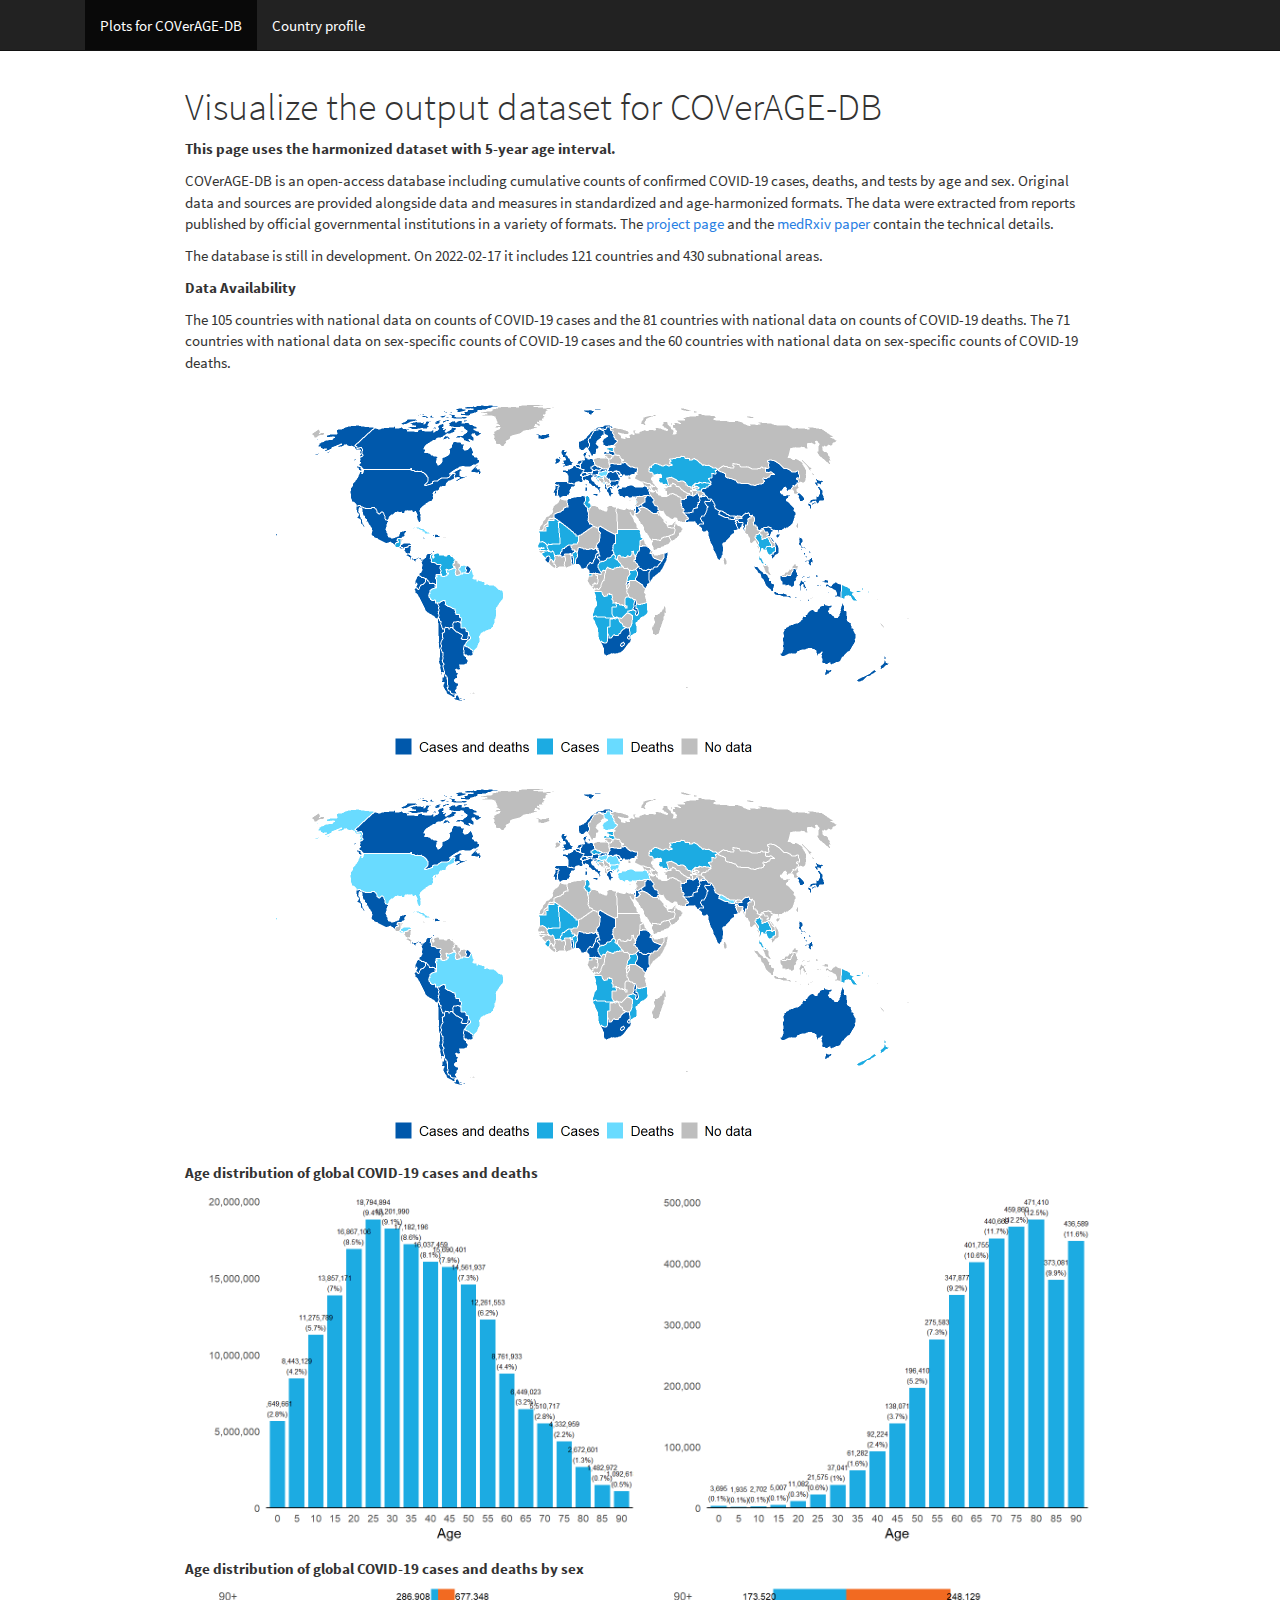
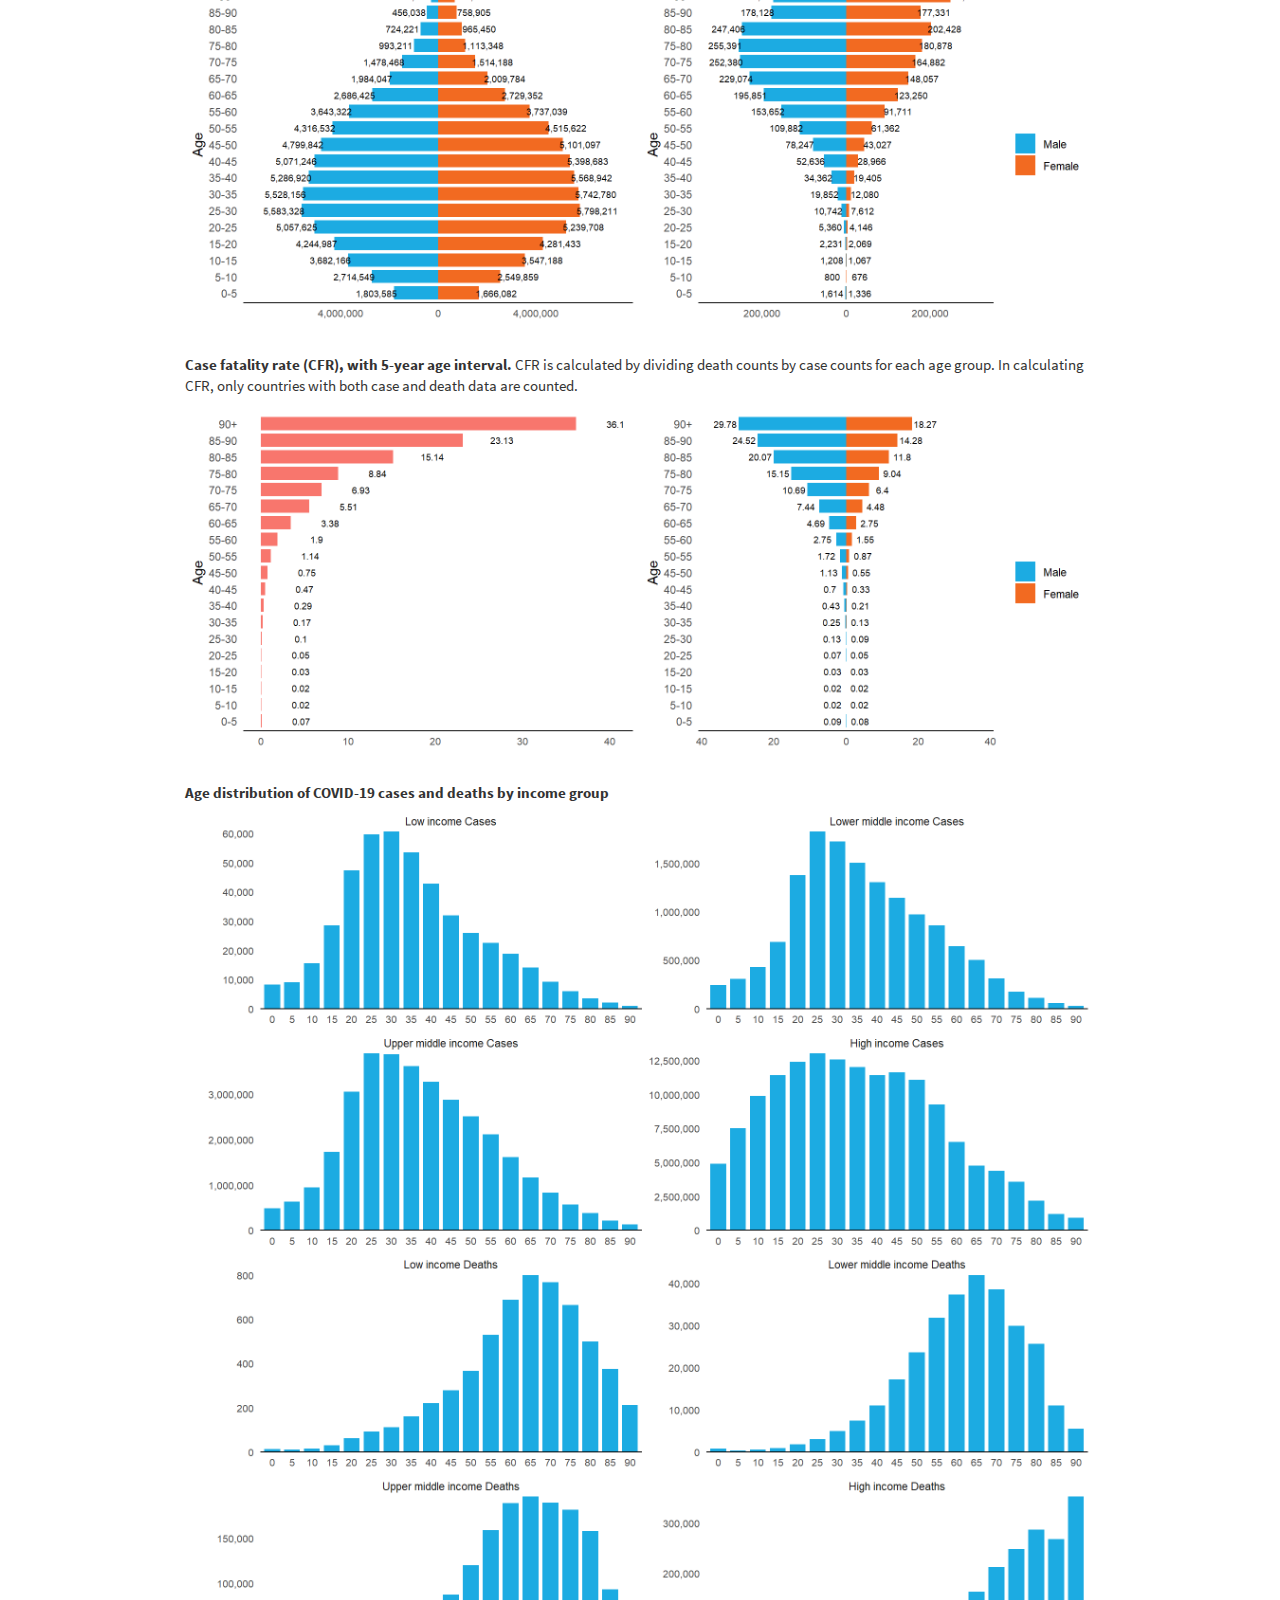
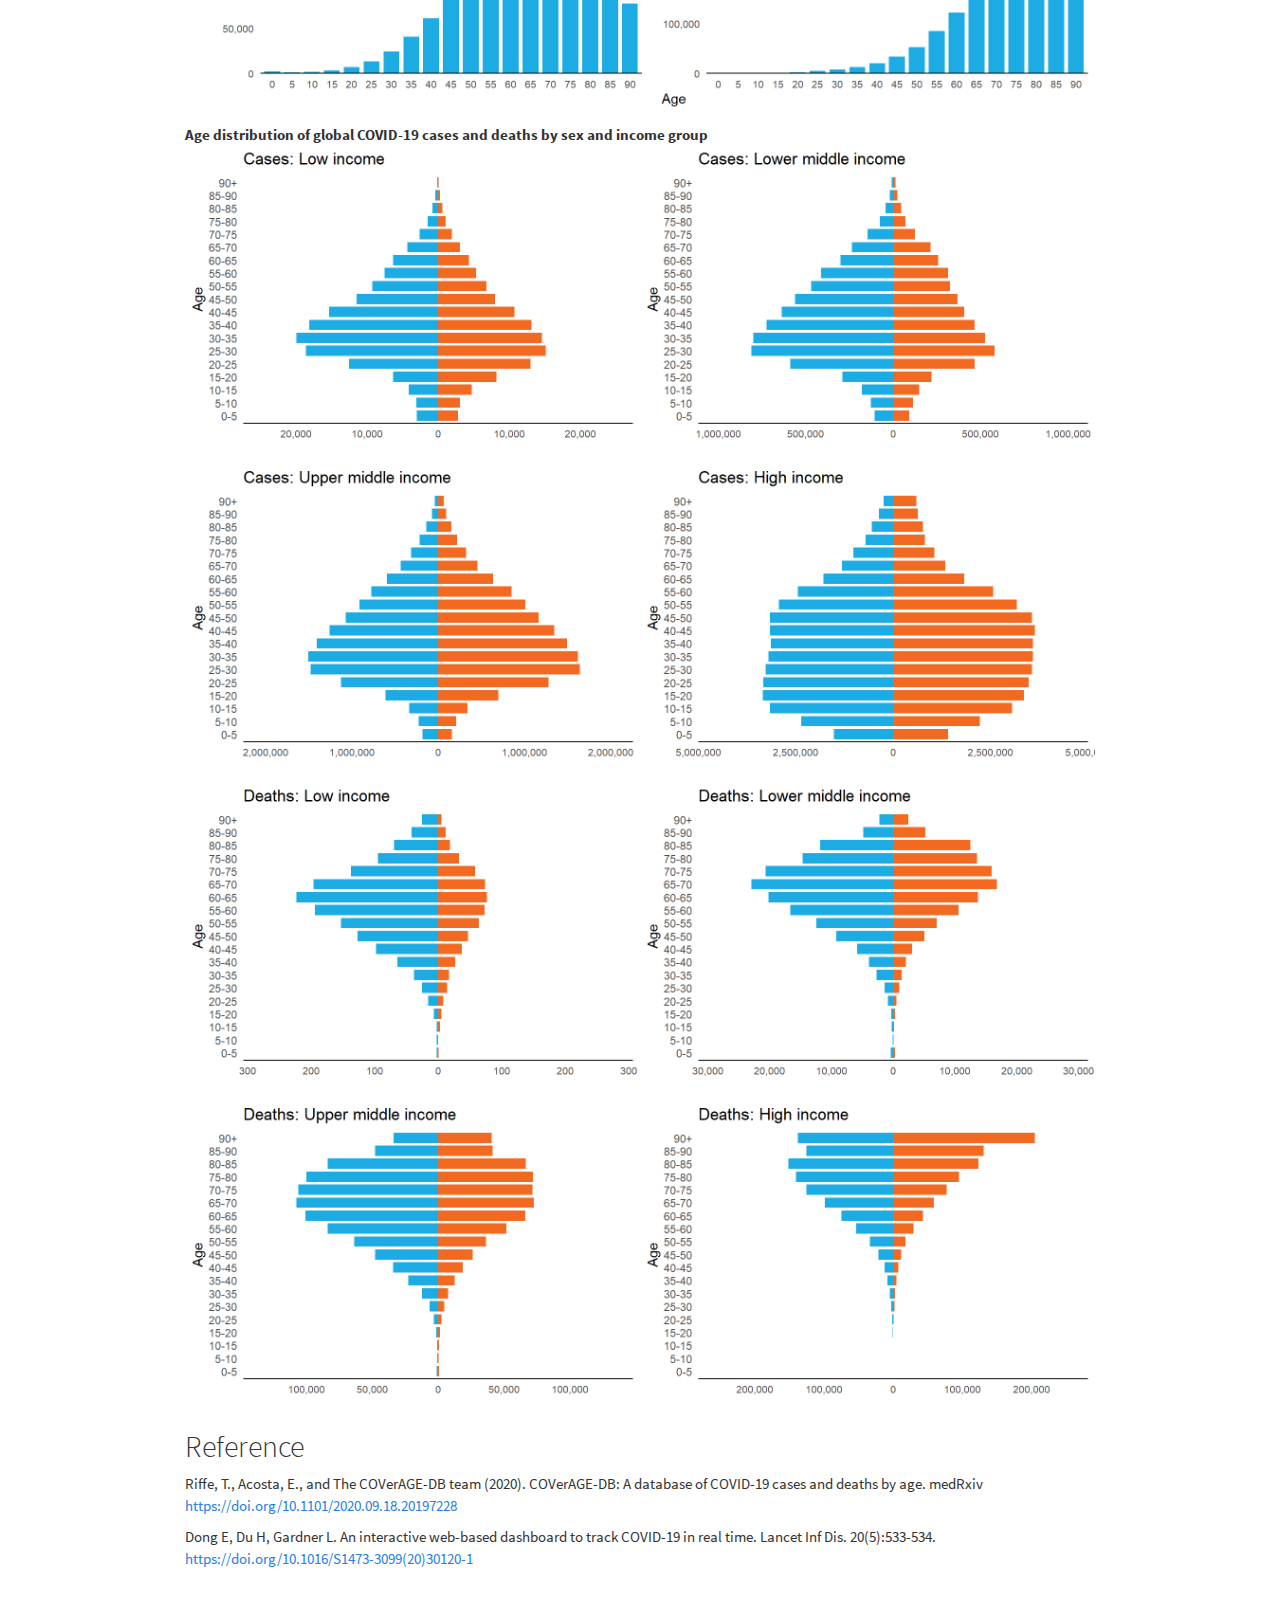
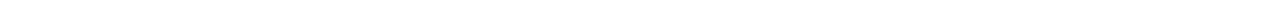
<file: docs/index.html>
<!DOCTYPE html>

<html>

<head>

<meta charset="utf-8" />
<meta name="generator" content="pandoc" />
<meta http-equiv="X-UA-Compatible" content="IE=EDGE" />




<title>Visualize the output dataset for COVerAGE-DB</title>

<script src="site_libs/header-attrs-2.11/header-attrs.js"></script>
<script src="site_libs/jquery-3.6.0/jquery-3.6.0.min.js"></script>
<meta name="viewport" content="width=device-width, initial-scale=1" />
<link href="site_libs/bootstrap-3.3.5/css/cosmo.min.css" rel="stylesheet" />
<script src="site_libs/bootstrap-3.3.5/js/bootstrap.min.js"></script>
<script src="site_libs/bootstrap-3.3.5/shim/html5shiv.min.js"></script>
<script src="site_libs/bootstrap-3.3.5/shim/respond.min.js"></script>
<style>h1 {font-size: 34px;}
       h1.title {font-size: 38px;}
       h2 {font-size: 30px;}
       h3 {font-size: 24px;}
       h4 {font-size: 18px;}
       h5 {font-size: 16px;}
       h6 {font-size: 12px;}
       code {color: inherit; background-color: rgba(0, 0, 0, 0.04);}
       pre:not([class]) { background-color: white }</style>
<script src="site_libs/navigation-1.1/tabsets.js"></script>
<link href="site_libs/highlightjs-9.12.0/default.css" rel="stylesheet" />
<script src="site_libs/highlightjs-9.12.0/highlight.js"></script>

<style type="text/css">
  code{white-space: pre-wrap;}
  span.smallcaps{font-variant: small-caps;}
  span.underline{text-decoration: underline;}
  div.column{display: inline-block; vertical-align: top; width: 50%;}
  div.hanging-indent{margin-left: 1.5em; text-indent: -1.5em;}
  ul.task-list{list-style: none;}
    </style>

<style type="text/css">code{white-space: pre;}</style>
<script type="text/javascript">
if (window.hljs) {
  hljs.configure({languages: []});
  hljs.initHighlightingOnLoad();
  if (document.readyState && document.readyState === "complete") {
    window.setTimeout(function() { hljs.initHighlighting(); }, 0);
  }
}
</script>








<style type = "text/css">
.main-container {
  max-width: 940px;
  margin-left: auto;
  margin-right: auto;
}
img {
  max-width:100%;
}
.tabbed-pane {
  padding-top: 12px;
}
.html-widget {
  margin-bottom: 20px;
}
button.code-folding-btn:focus {
  outline: none;
}
summary {
  display: list-item;
}
pre code {
  padding: 0;
}
</style>


<style type="text/css">
.dropdown-submenu {
  position: relative;
}
.dropdown-submenu>.dropdown-menu {
  top: 0;
  left: 100%;
  margin-top: -6px;
  margin-left: -1px;
  border-radius: 0 6px 6px 6px;
}
.dropdown-submenu:hover>.dropdown-menu {
  display: block;
}
.dropdown-submenu>a:after {
  display: block;
  content: " ";
  float: right;
  width: 0;
  height: 0;
  border-color: transparent;
  border-style: solid;
  border-width: 5px 0 5px 5px;
  border-left-color: #cccccc;
  margin-top: 5px;
  margin-right: -10px;
}
.dropdown-submenu:hover>a:after {
  border-left-color: #adb5bd;
}
.dropdown-submenu.pull-left {
  float: none;
}
.dropdown-submenu.pull-left>.dropdown-menu {
  left: -100%;
  margin-left: 10px;
  border-radius: 6px 0 6px 6px;
}
</style>

<script type="text/javascript">
// manage active state of menu based on current page
$(document).ready(function () {
  // active menu anchor
  href = window.location.pathname
  href = href.substr(href.lastIndexOf('/') + 1)
  if (href === "")
    href = "index.html";
  var menuAnchor = $('a[href="' + href + '"]');

  // mark it active
  menuAnchor.tab('show');

  // if it's got a parent navbar menu mark it active as well
  menuAnchor.closest('li.dropdown').addClass('active');

  // Navbar adjustments
  var navHeight = $(".navbar").first().height() + 15;
  var style = document.createElement('style');
  var pt = "padding-top: " + navHeight + "px; ";
  var mt = "margin-top: -" + navHeight + "px; ";
  var css = "";
  // offset scroll position for anchor links (for fixed navbar)
  for (var i = 1; i <= 6; i++) {
    css += ".section h" + i + "{ " + pt + mt + "}\n";
  }
  style.innerHTML = "body {" + pt + "padding-bottom: 40px; }\n" + css;
  document.head.appendChild(style);
});
</script>

<!-- tabsets -->

<style type="text/css">
.tabset-dropdown > .nav-tabs {
  display: inline-table;
  max-height: 500px;
  min-height: 44px;
  overflow-y: auto;
  border: 1px solid #ddd;
  border-radius: 4px;
}

.tabset-dropdown > .nav-tabs > li.active:before {
  content: "";
  font-family: 'Glyphicons Halflings';
  display: inline-block;
  padding: 10px;
  border-right: 1px solid #ddd;
}

.tabset-dropdown > .nav-tabs.nav-tabs-open > li.active:before {
  content: "&#xe258;";
  border: none;
}

.tabset-dropdown > .nav-tabs.nav-tabs-open:before {
  content: "";
  font-family: 'Glyphicons Halflings';
  display: inline-block;
  padding: 10px;
  border-right: 1px solid #ddd;
}

.tabset-dropdown > .nav-tabs > li.active {
  display: block;
}

.tabset-dropdown > .nav-tabs > li > a,
.tabset-dropdown > .nav-tabs > li > a:focus,
.tabset-dropdown > .nav-tabs > li > a:hover {
  border: none;
  display: inline-block;
  border-radius: 4px;
  background-color: transparent;
}

.tabset-dropdown > .nav-tabs.nav-tabs-open > li {
  display: block;
  float: none;
}

.tabset-dropdown > .nav-tabs > li {
  display: none;
}
</style>

<!-- code folding -->




</head>

<body>


<div class="container-fluid main-container">




<div class="navbar navbar-default  navbar-fixed-top" role="navigation">
  <div class="container">
    <div class="navbar-header">
      <button type="button" class="navbar-toggle collapsed" data-toggle="collapse" data-target="#navbar">
        <span class="icon-bar"></span>
        <span class="icon-bar"></span>
        <span class="icon-bar"></span>
      </button>
      <a class="navbar-brand" href="index.html"></a>
    </div>
    <div id="navbar" class="navbar-collapse collapse">
      <ul class="nav navbar-nav">
        <li>
  <a href="index.html">Plots for COVerAGE-DB</a>
</li>
<li>
  <a href="country_report.html">Country profile</a>
</li>
      </ul>
      <ul class="nav navbar-nav navbar-right">
        
      </ul>
    </div><!--/.nav-collapse -->
  </div><!--/.container -->
</div><!--/.navbar -->

<div id="header">



<h1 class="title toc-ignore">Visualize the output dataset for COVerAGE-DB</h1>

</div>


<p><strong>This page uses the harmonized dataset with 5-year age interval. </strong></p>
<p>COVerAGE-DB is an open-access database including cumulative counts of confirmed COVID-19 cases, deaths, and tests by age and sex. Original data and sources are provided alongside data and measures in standardized and age-harmonized formats. The data were extracted from reports published by official governmental institutions in a variety of formats. The <a href="https://github.com/timriffe/covid_age">project page</a> and the <a href="https://www.medrxiv.org/content/10.1101/2020.09.18.20197228v2">medRxiv paper</a> contain the technical details.</p>
<p>The database is still in development. On 2022-02-17 it includes 121 countries and 430 subnational areas.</p>
<p><strong>Data Availability</strong></p>
<p>The 105 countries with national data on counts of COVID-19 cases and the 81 countries with national data on counts of COVID-19 deaths. The 71 countries with national data on sex-specific counts of COVID-19 cases and the 60 countries with national data on sex-specific counts of COVID-19 deaths.</p>
<p><img src="index_files/figure-html/unnamed-chunk-3-1.png" width="768" /><img src="index_files/figure-html/unnamed-chunk-3-2.png" width="768" /></p>
<p><strong>Age distribution of global COVID-19 cases and deaths</strong> <img src="index_files/figure-html/unnamed-chunk-4-1.png" width="960" /></p>
<p><strong>Age distribution of global COVID-19 cases and deaths by sex</strong> <img src="index_files/figure-html/unnamed-chunk-5-1.png" width="960" /></p>
<p><strong>Case fatality rate (CFR), with 5-year age interval. </strong> CFR is calculated by dividing death counts by case counts for each age group. In calculating CFR, only countries with both case and death data are counted.</p>
<p><img src="index_files/figure-html/unnamed-chunk-6-1.png" width="960" /></p>
<p><strong>Age distribution of COVID-19 cases and deaths by income group</strong> <img src="index_files/figure-html/unnamed-chunk-7-1.png" width="960" /></p>
<p><strong>Age distribution of global COVID-19 cases and deaths by sex and income group</strong> <img src="index_files/figure-html/unnamed-chunk-8-1.png" width="960" /></p>
<div id="reference" class="section level2">
<h2>Reference</h2>
<p>Riffe, T., Acosta, E., and The COVerAGE-DB team (2020). COVerAGE-DB: A database of COVID-19 cases and deaths by age. medRxiv <a href="https://doi.org/10.1101/2020.09.18.20197228" class="uri">https://doi.org/10.1101/2020.09.18.20197228</a></p>
<p>Dong E, Du H, Gardner L. An interactive web-based dashboard to track COVID-19 in real time. Lancet Inf Dis. 20(5):533-534. <a href="https://doi.org/10.1016/S1473-3099(20)30120-1" class="uri">https://doi.org/10.1016/S1473-3099(20)30120-1</a></p>
</div>




</div>

<script>

// add bootstrap table styles to pandoc tables
function bootstrapStylePandocTables() {
  $('tr.odd').parent('tbody').parent('table').addClass('table table-condensed');
}
$(document).ready(function () {
  bootstrapStylePandocTables();
});


</script>

<!-- tabsets -->

<script>
$(document).ready(function () {
  window.buildTabsets("TOC");
});

$(document).ready(function () {
  $('.tabset-dropdown > .nav-tabs > li').click(function () {
    $(this).parent().toggleClass('nav-tabs-open');
  });
});
</script>

<!-- code folding -->


<!-- dynamically load mathjax for compatibility with self-contained -->
<script>
  (function () {
    var script = document.createElement("script");
    script.type = "text/javascript";
    script.src  = "https://mathjax.rstudio.com/latest/MathJax.js?config=TeX-AMS-MML_HTMLorMML";
    document.getElementsByTagName("head")[0].appendChild(script);
  })();
</script>

</body>
</html>
</file>
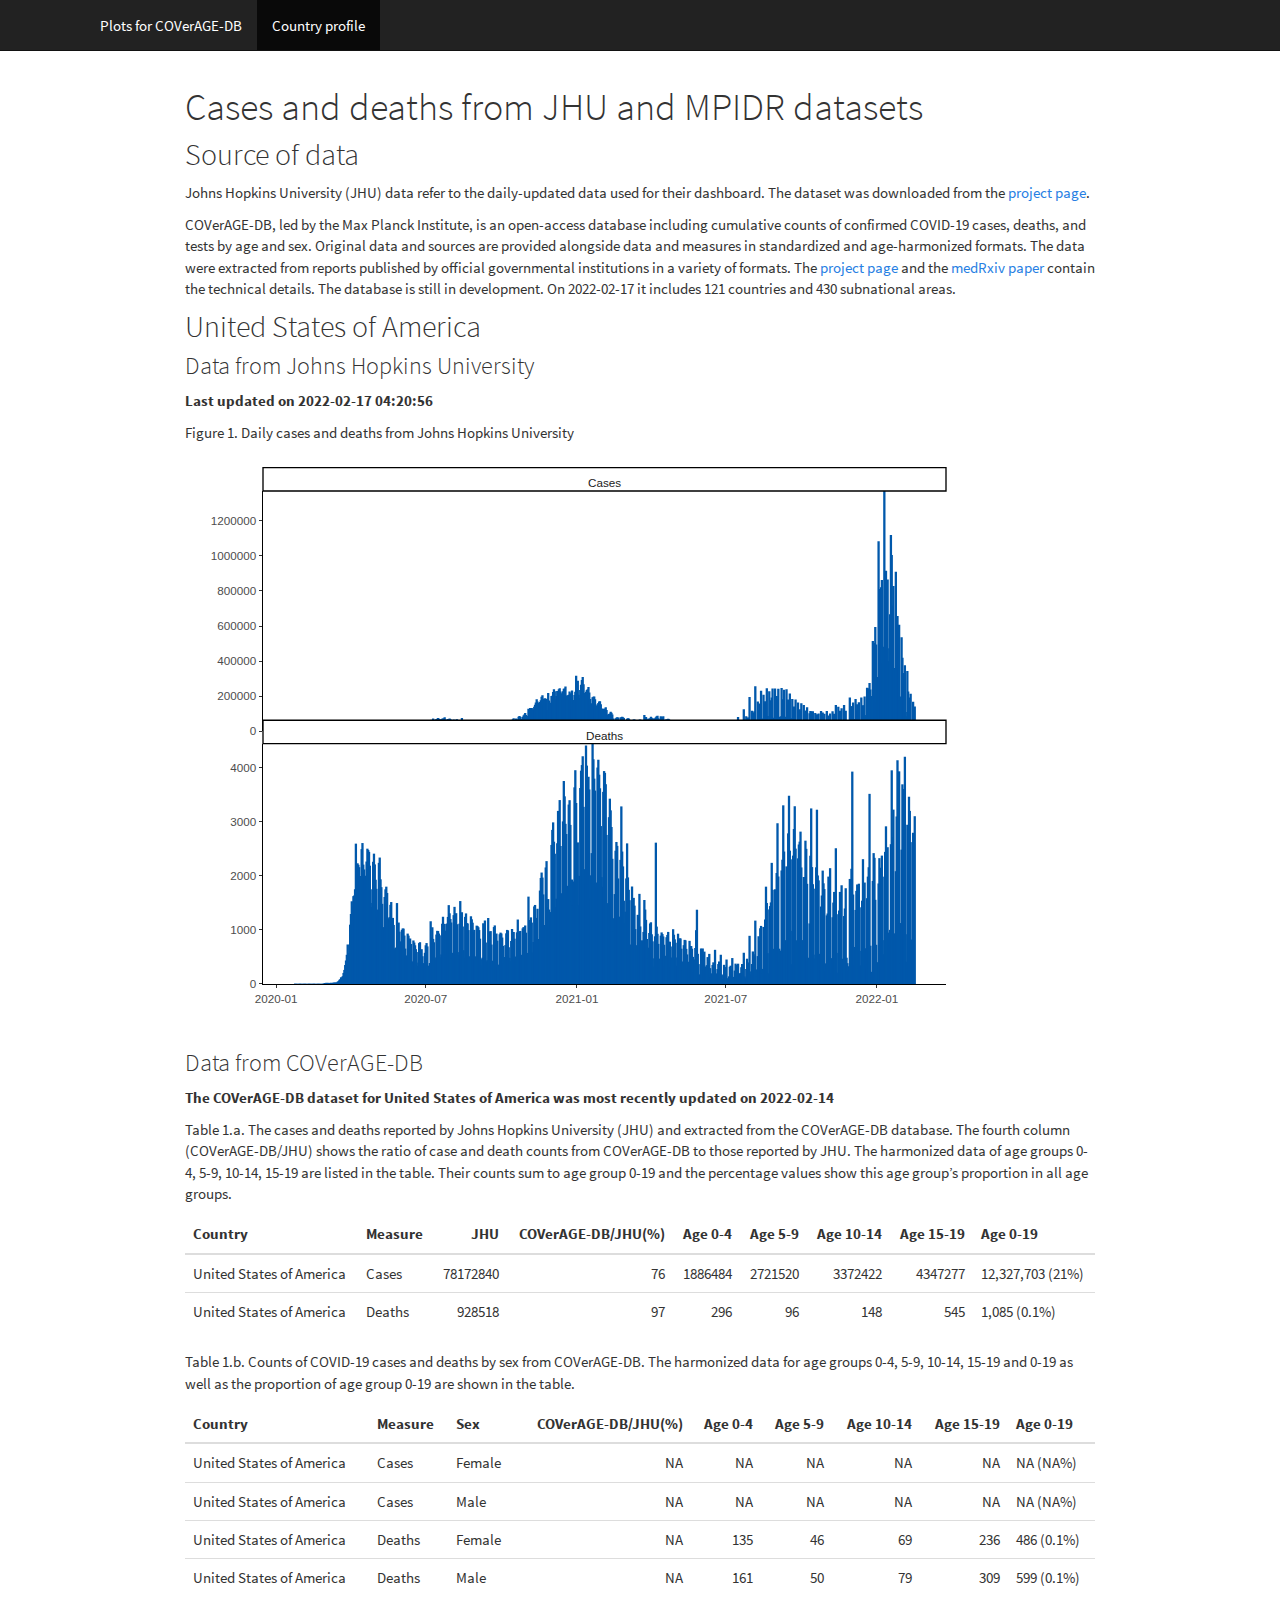
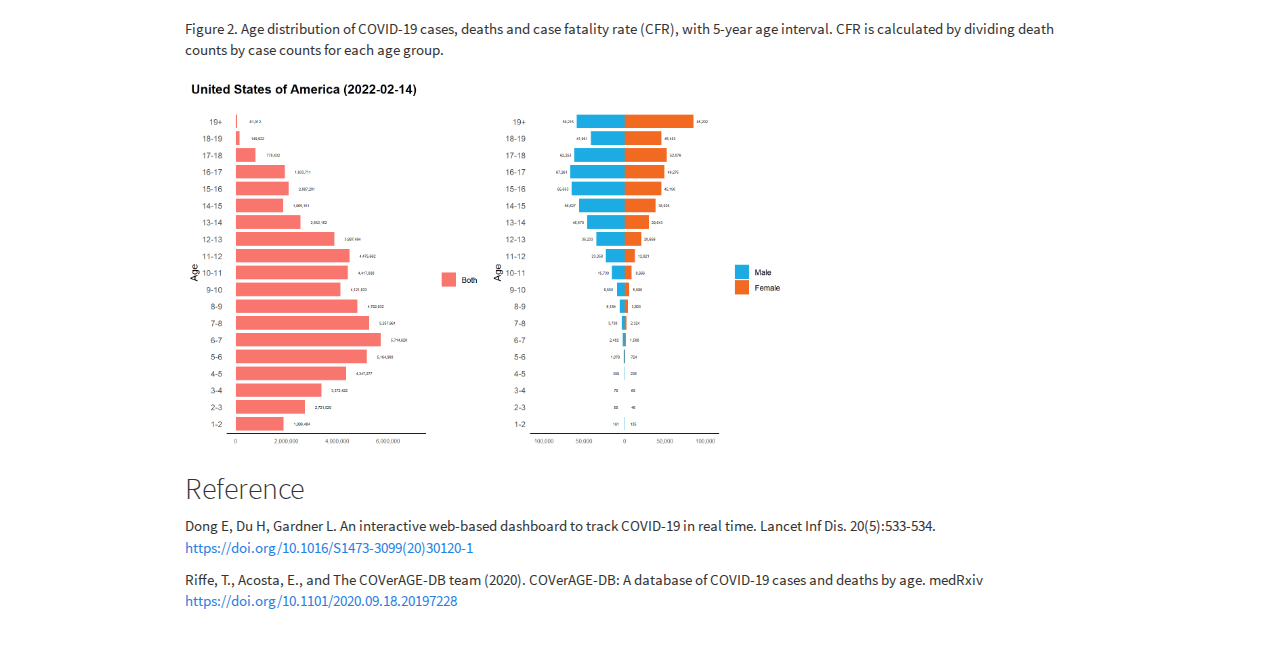
<file: docs/country_report.html>
<!DOCTYPE html>

<html>

<head>

<meta charset="utf-8" />
<meta name="generator" content="pandoc" />
<meta http-equiv="X-UA-Compatible" content="IE=EDGE" />




<title>Cases and deaths from JHU and MPIDR datasets</title>

<script src="site_libs/header-attrs-2.11/header-attrs.js"></script>
<script src="site_libs/jquery-3.6.0/jquery-3.6.0.min.js"></script>
<meta name="viewport" content="width=device-width, initial-scale=1" />
<link href="site_libs/bootstrap-3.3.5/css/cosmo.min.css" rel="stylesheet" />
<script src="site_libs/bootstrap-3.3.5/js/bootstrap.min.js"></script>
<script src="site_libs/bootstrap-3.3.5/shim/html5shiv.min.js"></script>
<script src="site_libs/bootstrap-3.3.5/shim/respond.min.js"></script>
<style>h1 {font-size: 34px;}
       h1.title {font-size: 38px;}
       h2 {font-size: 30px;}
       h3 {font-size: 24px;}
       h4 {font-size: 18px;}
       h5 {font-size: 16px;}
       h6 {font-size: 12px;}
       code {color: inherit; background-color: rgba(0, 0, 0, 0.04);}
       pre:not([class]) { background-color: white }</style>
<script src="site_libs/navigation-1.1/tabsets.js"></script>
<link href="site_libs/highlightjs-9.12.0/default.css" rel="stylesheet" />
<script src="site_libs/highlightjs-9.12.0/highlight.js"></script>
<script src="site_libs/htmlwidgets-1.5.4/htmlwidgets.js"></script>
<script src="site_libs/plotly-binding-4.9.4.1/plotly.js"></script>
<script src="site_libs/typedarray-0.1/typedarray.min.js"></script>
<link href="site_libs/crosstalk-1.1.1/css/crosstalk.css" rel="stylesheet" />
<script src="site_libs/crosstalk-1.1.1/js/crosstalk.min.js"></script>
<link href="site_libs/plotly-htmlwidgets-css-1.57.1/plotly-htmlwidgets.css" rel="stylesheet" />
<script src="site_libs/plotly-main-1.57.1/plotly-latest.min.js"></script>
<script src="site_libs/kePrint-0.0.1/kePrint.js"></script>
<link href="site_libs/lightable-0.0.1/lightable.css" rel="stylesheet" />

<style type="text/css">
  code{white-space: pre-wrap;}
  span.smallcaps{font-variant: small-caps;}
  span.underline{text-decoration: underline;}
  div.column{display: inline-block; vertical-align: top; width: 50%;}
  div.hanging-indent{margin-left: 1.5em; text-indent: -1.5em;}
  ul.task-list{list-style: none;}
    </style>

<style type="text/css">code{white-space: pre;}</style>
<script type="text/javascript">
if (window.hljs) {
  hljs.configure({languages: []});
  hljs.initHighlightingOnLoad();
  if (document.readyState && document.readyState === "complete") {
    window.setTimeout(function() { hljs.initHighlighting(); }, 0);
  }
}
</script>








<style type = "text/css">
.main-container {
  max-width: 940px;
  margin-left: auto;
  margin-right: auto;
}
img {
  max-width:100%;
}
.tabbed-pane {
  padding-top: 12px;
}
.html-widget {
  margin-bottom: 20px;
}
button.code-folding-btn:focus {
  outline: none;
}
summary {
  display: list-item;
}
pre code {
  padding: 0;
}
</style>


<style type="text/css">
.dropdown-submenu {
  position: relative;
}
.dropdown-submenu>.dropdown-menu {
  top: 0;
  left: 100%;
  margin-top: -6px;
  margin-left: -1px;
  border-radius: 0 6px 6px 6px;
}
.dropdown-submenu:hover>.dropdown-menu {
  display: block;
}
.dropdown-submenu>a:after {
  display: block;
  content: " ";
  float: right;
  width: 0;
  height: 0;
  border-color: transparent;
  border-style: solid;
  border-width: 5px 0 5px 5px;
  border-left-color: #cccccc;
  margin-top: 5px;
  margin-right: -10px;
}
.dropdown-submenu:hover>a:after {
  border-left-color: #adb5bd;
}
.dropdown-submenu.pull-left {
  float: none;
}
.dropdown-submenu.pull-left>.dropdown-menu {
  left: -100%;
  margin-left: 10px;
  border-radius: 6px 0 6px 6px;
}
</style>

<script type="text/javascript">
// manage active state of menu based on current page
$(document).ready(function () {
  // active menu anchor
  href = window.location.pathname
  href = href.substr(href.lastIndexOf('/') + 1)
  if (href === "")
    href = "index.html";
  var menuAnchor = $('a[href="' + href + '"]');

  // mark it active
  menuAnchor.tab('show');

  // if it's got a parent navbar menu mark it active as well
  menuAnchor.closest('li.dropdown').addClass('active');

  // Navbar adjustments
  var navHeight = $(".navbar").first().height() + 15;
  var style = document.createElement('style');
  var pt = "padding-top: " + navHeight + "px; ";
  var mt = "margin-top: -" + navHeight + "px; ";
  var css = "";
  // offset scroll position for anchor links (for fixed navbar)
  for (var i = 1; i <= 6; i++) {
    css += ".section h" + i + "{ " + pt + mt + "}\n";
  }
  style.innerHTML = "body {" + pt + "padding-bottom: 40px; }\n" + css;
  document.head.appendChild(style);
});
</script>

<!-- tabsets -->

<style type="text/css">
.tabset-dropdown > .nav-tabs {
  display: inline-table;
  max-height: 500px;
  min-height: 44px;
  overflow-y: auto;
  border: 1px solid #ddd;
  border-radius: 4px;
}

.tabset-dropdown > .nav-tabs > li.active:before {
  content: "";
  font-family: 'Glyphicons Halflings';
  display: inline-block;
  padding: 10px;
  border-right: 1px solid #ddd;
}

.tabset-dropdown > .nav-tabs.nav-tabs-open > li.active:before {
  content: "&#xe258;";
  border: none;
}

.tabset-dropdown > .nav-tabs.nav-tabs-open:before {
  content: "";
  font-family: 'Glyphicons Halflings';
  display: inline-block;
  padding: 10px;
  border-right: 1px solid #ddd;
}

.tabset-dropdown > .nav-tabs > li.active {
  display: block;
}

.tabset-dropdown > .nav-tabs > li > a,
.tabset-dropdown > .nav-tabs > li > a:focus,
.tabset-dropdown > .nav-tabs > li > a:hover {
  border: none;
  display: inline-block;
  border-radius: 4px;
  background-color: transparent;
}

.tabset-dropdown > .nav-tabs.nav-tabs-open > li {
  display: block;
  float: none;
}

.tabset-dropdown > .nav-tabs > li {
  display: none;
}
</style>

<!-- code folding -->




</head>

<body>


<div class="container-fluid main-container">




<div class="navbar navbar-default  navbar-fixed-top" role="navigation">
  <div class="container">
    <div class="navbar-header">
      <button type="button" class="navbar-toggle collapsed" data-toggle="collapse" data-target="#navbar">
        <span class="icon-bar"></span>
        <span class="icon-bar"></span>
        <span class="icon-bar"></span>
      </button>
      <a class="navbar-brand" href="index.html"></a>
    </div>
    <div id="navbar" class="navbar-collapse collapse">
      <ul class="nav navbar-nav">
        <li>
  <a href="index.html">Plots for COVerAGE-DB</a>
</li>
<li>
  <a href="country_report.html">Country profile</a>
</li>
      </ul>
      <ul class="nav navbar-nav navbar-right">
        
      </ul>
    </div><!--/.nav-collapse -->
  </div><!--/.container -->
</div><!--/.navbar -->

<div id="header">



<h1 class="title toc-ignore">Cases and deaths from JHU and MPIDR datasets</h1>

</div>


<div id="source-of-data" class="section level2">
<h2>Source of data</h2>
<p>Johns Hopkins University (JHU) data refer to the daily-updated data used for their dashboard. The dataset was downloaded from the <a href="https://github.com/CSSEGISandData/COVID-19">project page</a>.</p>
<p>COVerAGE-DB, led by the Max Planck Institute, is an open-access database including cumulative counts of confirmed COVID-19 cases, deaths, and tests by age and sex. Original data and sources are provided alongside data and measures in standardized and age-harmonized formats. The data were extracted from reports published by official governmental institutions in a variety of formats. The <a href="https://github.com/timriffe/covid_age">project page</a> and the <a href="https://www.medrxiv.org/content/10.1101/2020.09.18.20197228v2">medRxiv paper</a> contain the technical details. The database is still in development. On 2022-02-17 it includes 121 countries and 430 subnational areas.</p>
</div>
<div id="united-states-of-america" class="section level2">
<h2>United States of America</h2>
<div id="data-from-johns-hopkins-university" class="section level3">
<h3>Data from Johns Hopkins University</h3>
<p><strong>Last updated on 2022-02-17 04:20:56</strong></p>
<p>Figure 1. Daily cases and deaths from Johns Hopkins University</p>
<div id="htmlwidget-727cb21fde15da8e8e5b" style="width:768px;height:576px;" class="plotly html-widget"></div>
<script type="application/json" data-for="htmlwidget-727cb21fde15da8e8e5b">{"x":{"data":[{"orientation":"v","width":[0.5,0.5,0.5,0.5,0.5,0.5,0.5,0.5,0.5,0.5,0.5,0.5,0.5,0.5,0.5,0.5,0.5,0.5,0.5,0.5,0.5,0.5,0.5,0.5,0.5,0.5,0.5,0.5,0.5,0.5,0.5,0.5,0.5,0.5,0.5,0.5,0.5,0.5,0.5,0.5,0.5,0.5,0.5,0.5,0.5,0.5,0.5,0.5,0.5,0.5,0.5,0.5,0.5,0.5,0.5,0.5,0.5,0.5,0.5,0.5,0.5,0.5,0.5,0.5,0.5,0.5,0.5,0.5,0.5,0.5,0.5,0.5,0.5,0.5,0.5,0.5,0.5,0.5,0.5,0.5,0.5,0.5,0.5,0.5,0.5,0.5,0.5,0.5,0.5,0.5,0.5,0.5,0.5,0.5,0.5,0.5,0.5,0.5,0.5,0.5,0.5,0.5,0.5,0.5,0.5,0.5,0.5,0.5,0.5,0.5,0.5,0.5,0.5,0.5,0.5,0.5,0.5,0.5,0.5,0.5,0.5,0.5,0.5,0.5,0.5,0.5,0.5,0.5,0.5,0.5,0.5,0.5,0.5,0.5,0.5,0.5,0.5,0.5,0.5,0.5,0.5,0.5,0.5,0.5,0.5,0.5,0.5,0.5,0.5,0.5,0.5,0.5,0.5,0.5,0.5,0.5,0.5,0.5,0.5,0.5,0.5,0.5,0.5,0.5,0.5,0.5,0.5,0.5,0.5,0.5,0.5,0.5,0.5,0.5,0.5,0.5,0.5,0.5,0.5,0.5,0.5,0.5,0.5,0.5,0.5,0.5,0.5,0.5,0.5,0.5,0.5,0.5,0.5,0.5,0.5,0.5,0.5,0.5,0.5,0.5,0.5,0.5,0.5,0.5,0.5,0.5,0.5,0.5,0.5,0.5,0.5,0.5,0.5,0.5,0.5,0.5,0.5,0.5,0.5,0.5,0.5,0.5,0.5,0.5,0.5,0.5,0.5,0.5,0.5,0.5,0.5,0.5,0.5,0.5,0.5,0.5,0.5,0.5,0.5,0.5,0.5,0.5,0.5,0.5,0.5,0.5,0.5,0.5,0.5,0.5,0.5,0.5,0.5,0.5,0.5,0.5,0.5,0.5,0.5,0.5,0.5,0.5,0.5,0.5,0.5,0.5,0.5,0.5,0.5,0.5,0.5,0.5,0.5,0.5,0.5,0.5,0.5,0.5,0.5,0.5,0.5,0.5,0.5,0.5,0.5,0.5,0.5,0.5,0.5,0.5,0.5,0.5,0.5,0.5,0.5,0.5,0.5,0.5,0.5,0.5,0.5,0.5,0.5,0.5,0.5,0.5,0.5,0.5,0.5,0.5,0.5,0.5,0.5,0.5,0.5,0.5,0.5,0.5,0.5,0.5,0.5,0.5,0.5,0.5,0.5,0.5,0.5,0.5,0.5,0.5,0.5,0.5,0.5,0.5,0.5,0.5,0.5,0.5,0.5,0.5,0.5,0.5,0.5,0.5,0.5,0.5,0.5,0.5,0.5,0.5,0.5,0.5,0.5,0.5,0.5,0.5,0.5,0.5,0.5,0.5,0.5,0.5,0.5,0.5,0.5,0.5,0.5,0.5,0.5,0.5,0.5,0.5,0.5,0.5,0.5,0.5,0.5,0.5,0.5,0.5,0.5,0.5,0.5,0.5,0.5,0.5,0.5,0.5,0.5,0.5,0.5,0.5,0.5,0.5,0.5,0.5,0.5,0.5,0.5,0.5,0.5,0.5,0.5,0.5,0.5,0.5,0.5,0.5,0.5,0.5,0.5,0.5,0.5,0.5,0.5,0.5,0.5,0.5,0.5,0.5,0.5,0.5,0.5,0.5,0.5,0.5,0.5,0.5,0.5,0.5,0.5,0.5,0.5,0.5,0.5,0.5,0.5,0.5,0.5,0.5,0.5,0.5,0.5,0.5,0.5,0.5,0.5,0.5,0.5,0.5,0.5,0.5,0.5,0.5,0.5,0.5,0.5,0.5,0.5,0.5,0.5,0.5,0.5,0.5,0.5,0.5,0.5,0.5,0.5,0.5,0.5,0.5,0.5,0.5,0.5,0.5,0.5,0.5,0.5,0.5,0.5,0.5,0.5,0.5,0.5,0.5,0.5,0.5,0.5,0.5,0.5,0.5,0.5,0.5,0.5,0.5,0.5,0.5,0.5,0.5,0.5,0.5,0.5,0.5,0.5,0.5,0.5,0.5,0.5,0.5,0.5,0.5,0.5,0.5,0.5,0.5,0.5,0.5,0.5,0.5,0.5,0.5,0.5,0.5,0.5,0.5,0.5,0.5,0.5,0.5,0.5,0.5,0.5,0.5,0.5,0.5,0.5,0.5,0.5,0.5,0.5,0.5,0.5,0.5,0.5,0.5,0.5,0.5,0.5,0.5,0.5,0.5,0.5,0.5,0.5,0.5,0.5,0.5,0.5,0.5,0.5,0.5,0.5,0.5,0.5,0.5,0.5,0.5,0.5,0.5,0.5,0.5,0.5,0.5,0.5,0.5,0.5,0.5,0.5,0.5,0.5,0.5,0.5,0.5,0.5,0.5,0.5,0.5,0.5,0.5,0.5,0.5,0.5,0.5,0.5,0.5,0.5,0.5,0.5,0.5,0.5,0.5,0.5,0.5,0.5,0.5,0.5,0.5,0.5,0.5,0.5,0.5,0.5,0.5,0.5,0.5,0.5,0.5,0.5,0.5,0.5,0.5,0.5,0.5,0.5,0.5,0.5,0.5,0.5,0.5,0.5,0.5,0.5,0.5,0.5,0.5,0.5,0.5,0.5,0.5,0.5,0.5,0.5,0.5,0.5,0.5,0.5,0.5,0.5,0.5,0.5,0.5,0.5,0.5,0.5,0.5,0.5,0.5,0.5,0.5,0.5,0.5,0.5,0.5,0.5,0.5,0.5,0.5,0.5,0.5,0.5,0.5,0.5,0.5,0.5,0.5,0.5,0.5,0.5,0.5,0.5,0.5,0.5,0.5,0.5,0.5,0.5,0.5,0.5,0.5,0.5,0.5,0.5,0.5,0.5,0.5,0.5,0.5,0.5,0.5,0.5,0.5,0.5,0.5,0.5,0.5,0.5,0.5,0.5,0.5,0.5,0.5,0.5,0.5,0.5,0.5,0.5,0.5,0.5,0.5,0.5,0.5,0.5,0.5,0.5,0.5,0.5,0.5,0.5,0.5,0.5,0.5,0.5,0.5,0.5,0.5,0.5,0.5,0.5,0.5,0.5,0.5,0.5,0.5,0.5,0.5,0.5,0.5,0.5,0.5,0.5,0.5,0.5,0.5,0.5,0.5],"base":[0,0,0,0,0,0,0,0,0,0,0,0,0,0,0,0,0,0,0,0,0,0,0,0,0,0,0,0,0,0,0,0,0,0,0,0,0,0,0,0,0,0,0,0,0,0,0,0,0,0,0,0,0,0,0,0,0,0,0,0,0,0,0,0,0,0,0,0,0,0,0,0,0,0,0,0,0,0,0,0,0,0,0,0,0,0,0,0,0,0,0,0,0,0,0,0,0,0,0,0,0,0,0,0,0,0,0,0,0,0,0,0,0,0,0,0,0,0,0,0,0,0,0,0,0,0,0,0,0,0,0,0,0,0,0,0,0,0,0,0,0,0,0,0,0,0,0,0,0,0,0,0,0,0,0,0,0,0,0,0,0,0,0,0,0,0,0,0,0,0,0,0,0,0,0,0,0,0,0,0,0,0,0,0,0,0,0,0,0,0,0,0,0,0,0,0,0,0,0,0,0,0,0,0,0,0,0,0,0,0,0,0,0,0,0,0,0,0,0,0,0,0,0,0,0,0,0,0,0,0,0,0,0,0,0,0,0,0,0,0,0,0,0,0,0,0,0,0,0,0,0,0,0,0,0,0,0,0,0,0,0,0,0,0,0,0,0,0,0,0,0,0,0,0,0,0,0,0,0,0,0,0,0,0,0,0,0,0,0,0,0,0,0,0,0,0,0,0,0,0,0,0,0,0,0,0,0,0,0,0,0,0,0,0,0,0,0,0,0,0,0,0,0,0,0,0,0,0,0,0,0,0,0,0,0,0,0,0,0,0,0,0,0,0,0,0,0,0,0,0,0,0,0,0,0,0,0,0,0,0,0,0,0,0,0,0,0,0,0,0,0,0,0,0,0,0,0,0,0,0,0,0,0,0,0,0,0,0,0,0,0,0,0,0,0,0,0,0,0,0,0,0,0,0,0,0,0,0,0,0,0,0,0,0,0,0,0,0,0,0,0,0,0,0,0,0,0,0,0,0,0,0,0,0,0,0,0,0,0,0,0,0,0,0,0,0,0,0,0,0,0,0,0,0,0,0,0,0,0,0,0,0,0,0,0,0,0,0,0,0,0,0,0,0,0,0,0,0,0,0,0,0,0,0,0,0,0,0,0,0,0,0,0,0,0,0,0,0,0,0,0,0,0,0,0,0,0,0,0,0,0,0,0,0,0,0,0,0,0,0,0,0,0,0,0,0,0,0,0,0,0,0,0,0,0,0,0,0,0,0,0,0,0,0,0,0,0,0,0,0,0,0,0,0,0,0,0,0,0,0,0,0,0,0,0,0,0,0,0,0,0,0,0,0,0,0,0,0,0,0,0,0,0,0,0,0,0,0,0,0,0,0,0,0,0,0,0,0,0,0,0,0,0,0,0,0,0,0,0,0,0,0,0,0,0,0,0,0,0,0,0,0,0,0,0,0,0,0,0,0,0,0,0,0,0,0,0,0,0,0,0,0,0,0,0,0,0,0,0,0,0,0,0,0,0,0,0,0,0,0,0,0,0,0,0,0,0,0,0,0,0,0,0,0,0,0,0,0,0,0,0,0,0,0,0,0,0,0,0,0,0,0,0,0,0,0,0,0,0,0,0,0,0,0,0,0,0,0,0,0,0,0,0,0,0,0,0,0,0,0,0,0,0,0,0,0,0,0,0,0,0,0,0,0,0,0,0,0,0,0,0,0,0,0,0,0,0,0,0,0,0,0,0,0,0,0],"x":[18284,18285,18286,18287,18288,18289,18290,18291,18292,18293,18294,18295,18296,18297,18298,18299,18300,18301,18302,18303,18304,18305,18306,18307,18308,18309,18310,18311,18312,18313,18314,18315,18316,18317,18318,18319,18320,18321,18322,18323,18324,18325,18326,18327,18328,18329,18330,18331,18332,18333,18334,18335,18336,18337,18338,18339,18340,18341,18342,18343,18344,18345,18346,18347,18348,18349,18350,18351,18352,18353,18354,18355,18356,18357,18358,18359,18360,18361,18362,18363,18364,18365,18366,18367,18368,18369,18370,18371,18372,18373,18374,18375,18376,18377,18378,18379,18380,18381,18382,18383,18384,18385,18386,18387,18388,18389,18390,18391,18392,18393,18394,18395,18396,18397,18398,18399,18400,18401,18402,18403,18404,18405,18406,18407,18408,18409,18410,18411,18412,18413,18414,18415,18416,18417,18418,18419,18420,18421,18422,18423,18424,18425,18426,18427,18428,18429,18430,18431,18432,18433,18434,18435,18436,18437,18438,18439,18440,18441,18442,18443,18444,18445,18446,18447,18448,18449,18450,18451,18452,18453,18454,18455,18456,18457,18458,18459,18460,18461,18462,18463,18464,18465,18466,18467,18468,18469,18470,18471,18472,18473,18474,18475,18476,18477,18478,18479,18480,18481,18482,18483,18484,18485,18486,18487,18488,18489,18490,18491,18492,18493,18494,18495,18496,18497,18498,18499,18500,18501,18502,18503,18504,18505,18506,18507,18508,18509,18510,18511,18512,18513,18514,18515,18516,18517,18518,18519,18520,18521,18522,18523,18524,18525,18526,18527,18528,18529,18530,18531,18532,18533,18534,18535,18536,18537,18538,18539,18540,18541,18542,18543,18544,18545,18546,18547,18548,18549,18550,18551,18552,18553,18554,18555,18556,18557,18558,18559,18560,18561,18562,18563,18564,18565,18566,18567,18568,18569,18570,18571,18572,18573,18574,18575,18576,18577,18578,18579,18580,18581,18582,18583,18584,18585,18586,18587,18588,18589,18590,18591,18592,18593,18594,18595,18596,18597,18598,18599,18600,18601,18602,18603,18604,18605,18606,18607,18608,18609,18610,18611,18612,18613,18614,18615,18616,18617,18618,18619,18620,18621,18622,18623,18624,18625,18626,18627,18628,18629,18630,18631,18632,18633,18634,18635,18636,18637,18638,18639,18640,18641,18642,18643,18644,18645,18646,18647,18648,18649,18650,18651,18652,18653,18654,18655,18656,18657,18658,18659,18660,18661,18662,18663,18664,18665,18666,18667,18668,18669,18670,18671,18672,18673,18674,18675,18676,18677,18678,18679,18680,18681,18682,18683,18684,18685,18686,18687,18688,18689,18690,18691,18692,18693,18694,18695,18696,18697,18698,18699,18700,18701,18702,18703,18704,18705,18706,18707,18708,18709,18710,18711,18712,18713,18714,18715,18716,18717,18718,18719,18720,18721,18722,18723,18724,18725,18726,18727,18728,18729,18730,18731,18732,18733,18734,18735,18736,18737,18738,18739,18740,18741,18742,18743,18744,18745,18746,18747,18748,18749,18750,18751,18752,18753,18754,18755,18756,18757,18758,18759,18760,18761,18762,18763,18764,18765,18766,18767,18768,18769,18770,18771,18772,18773,18774,18775,18776,18777,18778,18779,18780,18781,18782,18783,18784,18785,18786,18787,18788,18789,18790,18791,18792,18793,18794,18795,18796,18797,18798,18799,18800,18801,18802,18803,18804,18805,18806,18807,18808,18809,18810,18811,18812,18813,18814,18815,18816,18817,18818,18819,18820,18821,18822,18823,18824,18825,18826,18827,18828,18829,18830,18831,18832,18833,18834,18835,18836,18837,18838,18839,18840,18841,18842,18843,18844,18845,18846,18847,18848,18849,18850,18851,18852,18853,18854,18855,18856,18857,18858,18859,18860,18861,18862,18863,18864,18865,18866,18867,18868,18869,18870,18871,18872,18873,18874,18875,18876,18877,18878,18879,18880,18881,18882,18883,18884,18885,18886,18887,18888,18889,18890,18891,18892,18893,18894,18895,18896,18897,18898,18899,18900,18901,18902,18903,18904,18905,18906,18907,18908,18909,18910,18911,18912,18913,18914,18915,18916,18917,18918,18919,18920,18921,18922,18923,18924,18925,18926,18927,18928,18929,18930,18931,18932,18933,18934,18935,18936,18937,18938,18939,18940,18941,18942,18943,18944,18945,18946,18947,18948,18949,18950,18951,18952,18953,18954,18955,18956,18957,18958,18959,18960,18961,18962,18963,18964,18965,18966,18967,18968,18969,18970,18971,18972,18973,18974,18975,18976,18977,18978,18979,18980,18981,18982,18983,18984,18985,18986,18987,18988,18989,18990,18991,18992,18993,18994,18995,18996,18997,18998,18999,19000,19001,19002,19003,19004,19005,19006,19007,19008,19009,19010,19011,19012,19013,19014,19015,19016,19017,19018,19019,19020,19021,19022,19023,19024,19025,19026,19027,19028,19029,19030,19031,19032,19033,19034,19035,19036,19037,19038,19039],"y":[0,1,0,3,0,0,1,0,2,0,0,3,0,0,1,0,0,0,0,1,0,1,0,0,0,0,0,0,0,2,0,0,0,0,0,1,0,8,7,23,19,33,77,53,166,116,75,188,365,439,633,759,234,1467,1833,2657,4494,6367,5995,8919,11152,10618,12127,17821,18591,22164,16127,22154,26381,31462,32089,32204,31891,29242,31729,30065,31078,35611,34339,28873,26451,27042,28350,25630,29669,32795,27561,25641,30026,25927,29386,32377,31942,31065,26140,24629,24441,26605,29063,35273,27305,23883,23880,23933,24479,27500,27347,24550,18717,19059,23231,19963,25972,24881,24128,18374,22590,20551,22569,25381,23914,20156,20182,18921,18680,18914,21068,25241,23138,18288,17264,21210,19299,28051,26370,20340,17742,16922,20287,21649,22079,25786,24071,19092,20952,24669,27018,27780,31572,31838,25915,29551,38326,36350,39107,49551,41268,42262,41660,49381,49502,54583,51991,45949,53573,42983,56561,61044,59385,68781,60736,58821,60999,65061,66335,70352,66654,64716,59164,61121,67170,68072,67970,75411,62827,56708,60299,64967,64741,67704,65955,57725,47410,40876,61760,54666,59633,61217,63729,54799,51912,56244,55359,51332,70733,51744,35318,37974,44121,46492,44112,48710,44615,32971,33836,41783,42615,50046,46923,43194,33610,33863,41608,40187,45226,48265,42905,30189,24862,26408,33265,39177,45038,45312,40008,33443,36213,38969,44440,51174,44619,42730,32302,37167,41861,48420,47500,43027,34613,37646,41700,38814,46300,53252,49154,33053,37457,44240,49359,57778,55283,55095,46204,43803,49579,57859,64238,69230,54856,52220,68635,61808,60733,78494,82549,77461,61717,64972,76764,85808,91443,99970,88661,76273,82843,123529,100616,128376,124960,128463,117900,120563,135272,146661,159291,178116,165251,138939,156341,162596,172200,192101,200945,181158,146051,183102,172630,180186,116599,213586,170320,138007,157374,195967,197108,219577,234649,223927,178283,196551,224497,220614,234131,240445,222439,191834,212022,223181,236785,238967,250482,198781,193413,200900,203436,222506,211512,120700,226973,135766,173592,202573,219896,312008,172382,282374,204007,185506,229804,260203,287852,304490,263438,212927,203619,220469,229778,234434,247910,215533,178530,141564,154473,188530,191343,193231,177833,141428,129413,149844,156135,164598,166993,149712,113827,124882,117846,122871,125305,131560,116343,90476,82766,94164,95986,106009,100917,90917,68397,55723,59023,68672,72168,75511,73779,55534,55340,73234,74764,77598,75889,71255,52026,50527,57509,67337,68884,68126,61140,42142,43373,55483,57524,61931,63062,55398,38624,53153,53496,60048,61641,61709,58157,34620,49072,53170,87474,68017,76193,63344,45498,67397,61365,68983,77423,73002,64046,37356,69430,62547,75687,80457,84444,69827,46785,63615,81224,75024,74123,80678,54869,43277,62890,62135,64247,66901,63191,54290,34141,43132,52350,55145,58864,58001,48263,30068,45873,42565,45778,46599,48178,35155,22491,33190,35203,35922,38887,42047,30397,17431,25819,28785,29501,30099,28690,20945,13530,22255,24524,24521,26836,22230,13149,7186,6077,20977,16698,18369,17808,15446,5922,14159,12945,18542,14928,25001,9043,5184,11542,10865,11873,11597,21281,8931,4839,10667,10680,12620,14315,24388,9315,4524,13655,7010,15180,15006,29692,5150,4098,8713,22750,20089,20783,47577,9728,11523,30018,26318,31227,31761,77330,13494,20588,49780,39383,47592,56392,120767,27495,27094,80829,64813,73140,72827,190573,41910,42875,112399,96716,102962,109087,251287,60451,32700,165437,117191,152970,144947,225947,68249,44035,203799,148805,166565,154375,240005,82492,40149,223022,155059,172418,187652,238455,72877,45606,239512,180246,196633,175840,237302,77115,52220,80525,242228,177901,165411,232267,78106,44911,235211,142648,176319,156922,210579,71301,43169,179258,117044,136583,127559,176534,58974,52241,159749,112700,120939,111327,154598,46992,43591,145447,95360,112970,101448,131714,37695,38902,97478,111130,108840,86974,109833,39229,31072,100013,81271,91932,77907,96371,31826,18561,111111,69210,102365,75744,95117,33855,32019,111462,70950,85341,81722,96680,34603,36302,109024,79955,95702,56663,144813,43496,31211,134811,87056,112680,110177,126909,44792,39229,145647,91279,111531,39053,52693,25993,42497,187718,117315,136959,139209,158618,65580,54252,179472,113219,149650,122435,160667,55827,51308,187073,114798,143536,141577,192731,77744,87822,242491,178541,240968,269877,233452,72940,195757,508713,356097,498462,588389,489880,166634,304412,1076439,805716,644769,814656,856505,385993,476501,1368563,769334,909036,840045,859070,394069,468150,661708,1113068,998442,710733,822670,286559,356261,903001,554931,651657,488202,601307,169435,192911,531093,414411,327025,253191,370969,104486,80511,338779,221362,187299,170862,209265,55152,56776,163525,110453,136488],"text":["Date: 2020-01-23<br />value_daily:       0","Date: 2020-01-24<br />value_daily:       1","Date: 2020-01-25<br />value_daily:       0","Date: 2020-01-26<br />value_daily:       3","Date: 2020-01-27<br />value_daily:       0","Date: 2020-01-28<br />value_daily:       0","Date: 2020-01-29<br />value_daily:       1","Date: 2020-01-30<br />value_daily:       0","Date: 2020-01-31<br />value_daily:       2","Date: 2020-02-01<br />value_daily:       0","Date: 2020-02-02<br />value_daily:       0","Date: 2020-02-03<br />value_daily:       3","Date: 2020-02-04<br />value_daily:       0","Date: 2020-02-05<br />value_daily:       0","Date: 2020-02-06<br />value_daily:       1","Date: 2020-02-07<br />value_daily:       0","Date: 2020-02-08<br />value_daily:       0","Date: 2020-02-09<br />value_daily:       0","Date: 2020-02-10<br />value_daily:       0","Date: 2020-02-11<br />value_daily:       1","Date: 2020-02-12<br />value_daily:       0","Date: 2020-02-13<br />value_daily:       1","Date: 2020-02-14<br />value_daily:       0","Date: 2020-02-15<br />value_daily:       0","Date: 2020-02-16<br />value_daily:       0","Date: 2020-02-17<br />value_daily:       0","Date: 2020-02-18<br />value_daily:       0","Date: 2020-02-19<br />value_daily:       0","Date: 2020-02-20<br />value_daily:       0","Date: 2020-02-21<br />value_daily:       2","Date: 2020-02-22<br />value_daily:       0","Date: 2020-02-23<br />value_daily:       0","Date: 2020-02-24<br />value_daily:       0","Date: 2020-02-25<br />value_daily:       0","Date: 2020-02-26<br />value_daily:       0","Date: 2020-02-27<br />value_daily:       1","Date: 2020-02-28<br />value_daily:       0","Date: 2020-02-29<br />value_daily:       8","Date: 2020-03-01<br />value_daily:       7","Date: 2020-03-02<br />value_daily:      23","Date: 2020-03-03<br />value_daily:      19","Date: 2020-03-04<br />value_daily:      33","Date: 2020-03-05<br />value_daily:      77","Date: 2020-03-06<br />value_daily:      53","Date: 2020-03-07<br />value_daily:     166","Date: 2020-03-08<br />value_daily:     116","Date: 2020-03-09<br />value_daily:      75","Date: 2020-03-10<br />value_daily:     188","Date: 2020-03-11<br />value_daily:     365","Date: 2020-03-12<br />value_daily:     439","Date: 2020-03-13<br />value_daily:     633","Date: 2020-03-14<br />value_daily:     759","Date: 2020-03-15<br />value_daily:     234","Date: 2020-03-16<br />value_daily:    1467","Date: 2020-03-17<br />value_daily:    1833","Date: 2020-03-18<br />value_daily:    2657","Date: 2020-03-19<br />value_daily:    4494","Date: 2020-03-20<br />value_daily:    6367","Date: 2020-03-21<br />value_daily:    5995","Date: 2020-03-22<br />value_daily:    8919","Date: 2020-03-23<br />value_daily:   11152","Date: 2020-03-24<br />value_daily:   10618","Date: 2020-03-25<br />value_daily:   12127","Date: 2020-03-26<br />value_daily:   17821","Date: 2020-03-27<br />value_daily:   18591","Date: 2020-03-28<br />value_daily:   22164","Date: 2020-03-29<br />value_daily:   16127","Date: 2020-03-30<br />value_daily:   22154","Date: 2020-03-31<br />value_daily:   26381","Date: 2020-04-01<br />value_daily:   31462","Date: 2020-04-02<br />value_daily:   32089","Date: 2020-04-03<br />value_daily:   32204","Date: 2020-04-04<br />value_daily:   31891","Date: 2020-04-05<br />value_daily:   29242","Date: 2020-04-06<br />value_daily:   31729","Date: 2020-04-07<br />value_daily:   30065","Date: 2020-04-08<br />value_daily:   31078","Date: 2020-04-09<br />value_daily:   35611","Date: 2020-04-10<br />value_daily:   34339","Date: 2020-04-11<br />value_daily:   28873","Date: 2020-04-12<br />value_daily:   26451","Date: 2020-04-13<br />value_daily:   27042","Date: 2020-04-14<br />value_daily:   28350","Date: 2020-04-15<br />value_daily:   25630","Date: 2020-04-16<br />value_daily:   29669","Date: 2020-04-17<br />value_daily:   32795","Date: 2020-04-18<br />value_daily:   27561","Date: 2020-04-19<br />value_daily:   25641","Date: 2020-04-20<br />value_daily:   30026","Date: 2020-04-21<br />value_daily:   25927","Date: 2020-04-22<br />value_daily:   29386","Date: 2020-04-23<br />value_daily:   32377","Date: 2020-04-24<br />value_daily:   31942","Date: 2020-04-25<br />value_daily:   31065","Date: 2020-04-26<br />value_daily:   26140","Date: 2020-04-27<br />value_daily:   24629","Date: 2020-04-28<br />value_daily:   24441","Date: 2020-04-29<br />value_daily:   26605","Date: 2020-04-30<br />value_daily:   29063","Date: 2020-05-01<br />value_daily:   35273","Date: 2020-05-02<br />value_daily:   27305","Date: 2020-05-03<br />value_daily:   23883","Date: 2020-05-04<br />value_daily:   23880","Date: 2020-05-05<br />value_daily:   23933","Date: 2020-05-06<br />value_daily:   24479","Date: 2020-05-07<br />value_daily:   27500","Date: 2020-05-08<br />value_daily:   27347","Date: 2020-05-09<br />value_daily:   24550","Date: 2020-05-10<br />value_daily:   18717","Date: 2020-05-11<br />value_daily:   19059","Date: 2020-05-12<br />value_daily:   23231","Date: 2020-05-13<br />value_daily:   19963","Date: 2020-05-14<br />value_daily:   25972","Date: 2020-05-15<br />value_daily:   24881","Date: 2020-05-16<br />value_daily:   24128","Date: 2020-05-17<br />value_daily:   18374","Date: 2020-05-18<br />value_daily:   22590","Date: 2020-05-19<br />value_daily:   20551","Date: 2020-05-20<br />value_daily:   22569","Date: 2020-05-21<br />value_daily:   25381","Date: 2020-05-22<br />value_daily:   23914","Date: 2020-05-23<br />value_daily:   20156","Date: 2020-05-24<br />value_daily:   20182","Date: 2020-05-25<br />value_daily:   18921","Date: 2020-05-26<br />value_daily:   18680","Date: 2020-05-27<br />value_daily:   18914","Date: 2020-05-28<br />value_daily:   21068","Date: 2020-05-29<br />value_daily:   25241","Date: 2020-05-30<br />value_daily:   23138","Date: 2020-05-31<br />value_daily:   18288","Date: 2020-06-01<br />value_daily:   17264","Date: 2020-06-02<br />value_daily:   21210","Date: 2020-06-03<br />value_daily:   19299","Date: 2020-06-04<br />value_daily:   28051","Date: 2020-06-05<br />value_daily:   26370","Date: 2020-06-06<br />value_daily:   20340","Date: 2020-06-07<br />value_daily:   17742","Date: 2020-06-08<br />value_daily:   16922","Date: 2020-06-09<br />value_daily:   20287","Date: 2020-06-10<br />value_daily:   21649","Date: 2020-06-11<br />value_daily:   22079","Date: 2020-06-12<br />value_daily:   25786","Date: 2020-06-13<br />value_daily:   24071","Date: 2020-06-14<br />value_daily:   19092","Date: 2020-06-15<br />value_daily:   20952","Date: 2020-06-16<br />value_daily:   24669","Date: 2020-06-17<br />value_daily:   27018","Date: 2020-06-18<br />value_daily:   27780","Date: 2020-06-19<br />value_daily:   31572","Date: 2020-06-20<br />value_daily:   31838","Date: 2020-06-21<br />value_daily:   25915","Date: 2020-06-22<br />value_daily:   29551","Date: 2020-06-23<br />value_daily:   38326","Date: 2020-06-24<br />value_daily:   36350","Date: 2020-06-25<br />value_daily:   39107","Date: 2020-06-26<br />value_daily:   49551","Date: 2020-06-27<br />value_daily:   41268","Date: 2020-06-28<br />value_daily:   42262","Date: 2020-06-29<br />value_daily:   41660","Date: 2020-06-30<br />value_daily:   49381","Date: 2020-07-01<br />value_daily:   49502","Date: 2020-07-02<br />value_daily:   54583","Date: 2020-07-03<br />value_daily:   51991","Date: 2020-07-04<br />value_daily:   45949","Date: 2020-07-05<br />value_daily:   53573","Date: 2020-07-06<br />value_daily:   42983","Date: 2020-07-07<br />value_daily:   56561","Date: 2020-07-08<br />value_daily:   61044","Date: 2020-07-09<br />value_daily:   59385","Date: 2020-07-10<br />value_daily:   68781","Date: 2020-07-11<br />value_daily:   60736","Date: 2020-07-12<br />value_daily:   58821","Date: 2020-07-13<br />value_daily:   60999","Date: 2020-07-14<br />value_daily:   65061","Date: 2020-07-15<br />value_daily:   66335","Date: 2020-07-16<br />value_daily:   70352","Date: 2020-07-17<br />value_daily:   66654","Date: 2020-07-18<br />value_daily:   64716","Date: 2020-07-19<br />value_daily:   59164","Date: 2020-07-20<br />value_daily:   61121","Date: 2020-07-21<br />value_daily:   67170","Date: 2020-07-22<br />value_daily:   68072","Date: 2020-07-23<br />value_daily:   67970","Date: 2020-07-24<br />value_daily:   75411","Date: 2020-07-25<br />value_daily:   62827","Date: 2020-07-26<br />value_daily:   56708","Date: 2020-07-27<br />value_daily:   60299","Date: 2020-07-28<br />value_daily:   64967","Date: 2020-07-29<br />value_daily:   64741","Date: 2020-07-30<br />value_daily:   67704","Date: 2020-07-31<br />value_daily:   65955","Date: 2020-08-01<br />value_daily:   57725","Date: 2020-08-02<br />value_daily:   47410","Date: 2020-08-03<br />value_daily:   40876","Date: 2020-08-04<br />value_daily:   61760","Date: 2020-08-05<br />value_daily:   54666","Date: 2020-08-06<br />value_daily:   59633","Date: 2020-08-07<br />value_daily:   61217","Date: 2020-08-08<br />value_daily:   63729","Date: 2020-08-09<br />value_daily:   54799","Date: 2020-08-10<br />value_daily:   51912","Date: 2020-08-11<br />value_daily:   56244","Date: 2020-08-12<br />value_daily:   55359","Date: 2020-08-13<br />value_daily:   51332","Date: 2020-08-14<br />value_daily:   70733","Date: 2020-08-15<br />value_daily:   51744","Date: 2020-08-16<br />value_daily:   35318","Date: 2020-08-17<br />value_daily:   37974","Date: 2020-08-18<br />value_daily:   44121","Date: 2020-08-19<br />value_daily:   46492","Date: 2020-08-20<br />value_daily:   44112","Date: 2020-08-21<br />value_daily:   48710","Date: 2020-08-22<br />value_daily:   44615","Date: 2020-08-23<br />value_daily:   32971","Date: 2020-08-24<br />value_daily:   33836","Date: 2020-08-25<br />value_daily:   41783","Date: 2020-08-26<br />value_daily:   42615","Date: 2020-08-27<br />value_daily:   50046","Date: 2020-08-28<br />value_daily:   46923","Date: 2020-08-29<br />value_daily:   43194","Date: 2020-08-30<br />value_daily:   33610","Date: 2020-08-31<br />value_daily:   33863","Date: 2020-09-01<br />value_daily:   41608","Date: 2020-09-02<br />value_daily:   40187","Date: 2020-09-03<br />value_daily:   45226","Date: 2020-09-04<br />value_daily:   48265","Date: 2020-09-05<br />value_daily:   42905","Date: 2020-09-06<br />value_daily:   30189","Date: 2020-09-07<br />value_daily:   24862","Date: 2020-09-08<br />value_daily:   26408","Date: 2020-09-09<br />value_daily:   33265","Date: 2020-09-10<br />value_daily:   39177","Date: 2020-09-11<br />value_daily:   45038","Date: 2020-09-12<br />value_daily:   45312","Date: 2020-09-13<br />value_daily:   40008","Date: 2020-09-14<br />value_daily:   33443","Date: 2020-09-15<br />value_daily:   36213","Date: 2020-09-16<br />value_daily:   38969","Date: 2020-09-17<br />value_daily:   44440","Date: 2020-09-18<br />value_daily:   51174","Date: 2020-09-19<br />value_daily:   44619","Date: 2020-09-20<br />value_daily:   42730","Date: 2020-09-21<br />value_daily:   32302","Date: 2020-09-22<br />value_daily:   37167","Date: 2020-09-23<br />value_daily:   41861","Date: 2020-09-24<br />value_daily:   48420","Date: 2020-09-25<br />value_daily:   47500","Date: 2020-09-26<br />value_daily:   43027","Date: 2020-09-27<br />value_daily:   34613","Date: 2020-09-28<br />value_daily:   37646","Date: 2020-09-29<br />value_daily:   41700","Date: 2020-09-30<br />value_daily:   38814","Date: 2020-10-01<br />value_daily:   46300","Date: 2020-10-02<br />value_daily:   53252","Date: 2020-10-03<br />value_daily:   49154","Date: 2020-10-04<br />value_daily:   33053","Date: 2020-10-05<br />value_daily:   37457","Date: 2020-10-06<br />value_daily:   44240","Date: 2020-10-07<br />value_daily:   49359","Date: 2020-10-08<br />value_daily:   57778","Date: 2020-10-09<br />value_daily:   55283","Date: 2020-10-10<br />value_daily:   55095","Date: 2020-10-11<br />value_daily:   46204","Date: 2020-10-12<br />value_daily:   43803","Date: 2020-10-13<br />value_daily:   49579","Date: 2020-10-14<br />value_daily:   57859","Date: 2020-10-15<br />value_daily:   64238","Date: 2020-10-16<br />value_daily:   69230","Date: 2020-10-17<br />value_daily:   54856","Date: 2020-10-18<br />value_daily:   52220","Date: 2020-10-19<br />value_daily:   68635","Date: 2020-10-20<br />value_daily:   61808","Date: 2020-10-21<br />value_daily:   60733","Date: 2020-10-22<br />value_daily:   78494","Date: 2020-10-23<br />value_daily:   82549","Date: 2020-10-24<br />value_daily:   77461","Date: 2020-10-25<br />value_daily:   61717","Date: 2020-10-26<br />value_daily:   64972","Date: 2020-10-27<br />value_daily:   76764","Date: 2020-10-28<br />value_daily:   85808","Date: 2020-10-29<br />value_daily:   91443","Date: 2020-10-30<br />value_daily:   99970","Date: 2020-10-31<br />value_daily:   88661","Date: 2020-11-01<br />value_daily:   76273","Date: 2020-11-02<br />value_daily:   82843","Date: 2020-11-03<br />value_daily:  123529","Date: 2020-11-04<br />value_daily:  100616","Date: 2020-11-05<br />value_daily:  128376","Date: 2020-11-06<br />value_daily:  124960","Date: 2020-11-07<br />value_daily:  128463","Date: 2020-11-08<br />value_daily:  117900","Date: 2020-11-09<br />value_daily:  120563","Date: 2020-11-10<br />value_daily:  135272","Date: 2020-11-11<br />value_daily:  146661","Date: 2020-11-12<br />value_daily:  159291","Date: 2020-11-13<br />value_daily:  178116","Date: 2020-11-14<br />value_daily:  165251","Date: 2020-11-15<br />value_daily:  138939","Date: 2020-11-16<br />value_daily:  156341","Date: 2020-11-17<br />value_daily:  162596","Date: 2020-11-18<br />value_daily:  172200","Date: 2020-11-19<br />value_daily:  192101","Date: 2020-11-20<br />value_daily:  200945","Date: 2020-11-21<br />value_daily:  181158","Date: 2020-11-22<br />value_daily:  146051","Date: 2020-11-23<br />value_daily:  183102","Date: 2020-11-24<br />value_daily:  172630","Date: 2020-11-25<br />value_daily:  180186","Date: 2020-11-26<br />value_daily:  116599","Date: 2020-11-27<br />value_daily:  213586","Date: 2020-11-28<br />value_daily:  170320","Date: 2020-11-29<br />value_daily:  138007","Date: 2020-11-30<br />value_daily:  157374","Date: 2020-12-01<br />value_daily:  195967","Date: 2020-12-02<br />value_daily:  197108","Date: 2020-12-03<br />value_daily:  219577","Date: 2020-12-04<br />value_daily:  234649","Date: 2020-12-05<br />value_daily:  223927","Date: 2020-12-06<br />value_daily:  178283","Date: 2020-12-07<br />value_daily:  196551","Date: 2020-12-08<br />value_daily:  224497","Date: 2020-12-09<br />value_daily:  220614","Date: 2020-12-10<br />value_daily:  234131","Date: 2020-12-11<br />value_daily:  240445","Date: 2020-12-12<br />value_daily:  222439","Date: 2020-12-13<br />value_daily:  191834","Date: 2020-12-14<br />value_daily:  212022","Date: 2020-12-15<br />value_daily:  223181","Date: 2020-12-16<br />value_daily:  236785","Date: 2020-12-17<br />value_daily:  238967","Date: 2020-12-18<br />value_daily:  250482","Date: 2020-12-19<br />value_daily:  198781","Date: 2020-12-20<br />value_daily:  193413","Date: 2020-12-21<br />value_daily:  200900","Date: 2020-12-22<br />value_daily:  203436","Date: 2020-12-23<br />value_daily:  222506","Date: 2020-12-24<br />value_daily:  211512","Date: 2020-12-25<br />value_daily:  120700","Date: 2020-12-26<br />value_daily:  226973","Date: 2020-12-27<br />value_daily:  135766","Date: 2020-12-28<br />value_daily:  173592","Date: 2020-12-29<br />value_daily:  202573","Date: 2020-12-30<br />value_daily:  219896","Date: 2020-12-31<br />value_daily:  312008","Date: 2021-01-01<br />value_daily:  172382","Date: 2021-01-02<br />value_daily:  282374","Date: 2021-01-03<br />value_daily:  204007","Date: 2021-01-04<br />value_daily:  185506","Date: 2021-01-05<br />value_daily:  229804","Date: 2021-01-06<br />value_daily:  260203","Date: 2021-01-07<br />value_daily:  287852","Date: 2021-01-08<br />value_daily:  304490","Date: 2021-01-09<br />value_daily:  263438","Date: 2021-01-10<br />value_daily:  212927","Date: 2021-01-11<br />value_daily:  203619","Date: 2021-01-12<br />value_daily:  220469","Date: 2021-01-13<br />value_daily:  229778","Date: 2021-01-14<br />value_daily:  234434","Date: 2021-01-15<br />value_daily:  247910","Date: 2021-01-16<br />value_daily:  215533","Date: 2021-01-17<br />value_daily:  178530","Date: 2021-01-18<br />value_daily:  141564","Date: 2021-01-19<br />value_daily:  154473","Date: 2021-01-20<br />value_daily:  188530","Date: 2021-01-21<br />value_daily:  191343","Date: 2021-01-22<br />value_daily:  193231","Date: 2021-01-23<br />value_daily:  177833","Date: 2021-01-24<br />value_daily:  141428","Date: 2021-01-25<br />value_daily:  129413","Date: 2021-01-26<br />value_daily:  149844","Date: 2021-01-27<br />value_daily:  156135","Date: 2021-01-28<br />value_daily:  164598","Date: 2021-01-29<br />value_daily:  166993","Date: 2021-01-30<br />value_daily:  149712","Date: 2021-01-31<br />value_daily:  113827","Date: 2021-02-01<br />value_daily:  124882","Date: 2021-02-02<br />value_daily:  117846","Date: 2021-02-03<br />value_daily:  122871","Date: 2021-02-04<br />value_daily:  125305","Date: 2021-02-05<br />value_daily:  131560","Date: 2021-02-06<br />value_daily:  116343","Date: 2021-02-07<br />value_daily:   90476","Date: 2021-02-08<br />value_daily:   82766","Date: 2021-02-09<br />value_daily:   94164","Date: 2021-02-10<br />value_daily:   95986","Date: 2021-02-11<br />value_daily:  106009","Date: 2021-02-12<br />value_daily:  100917","Date: 2021-02-13<br />value_daily:   90917","Date: 2021-02-14<br />value_daily:   68397","Date: 2021-02-15<br />value_daily:   55723","Date: 2021-02-16<br />value_daily:   59023","Date: 2021-02-17<br />value_daily:   68672","Date: 2021-02-18<br />value_daily:   72168","Date: 2021-02-19<br />value_daily:   75511","Date: 2021-02-20<br />value_daily:   73779","Date: 2021-02-21<br />value_daily:   55534","Date: 2021-02-22<br />value_daily:   55340","Date: 2021-02-23<br />value_daily:   73234","Date: 2021-02-24<br />value_daily:   74764","Date: 2021-02-25<br />value_daily:   77598","Date: 2021-02-26<br />value_daily:   75889","Date: 2021-02-27<br />value_daily:   71255","Date: 2021-02-28<br />value_daily:   52026","Date: 2021-03-01<br />value_daily:   50527","Date: 2021-03-02<br />value_daily:   57509","Date: 2021-03-03<br />value_daily:   67337","Date: 2021-03-04<br />value_daily:   68884","Date: 2021-03-05<br />value_daily:   68126","Date: 2021-03-06<br />value_daily:   61140","Date: 2021-03-07<br />value_daily:   42142","Date: 2021-03-08<br />value_daily:   43373","Date: 2021-03-09<br />value_daily:   55483","Date: 2021-03-10<br />value_daily:   57524","Date: 2021-03-11<br />value_daily:   61931","Date: 2021-03-12<br />value_daily:   63062","Date: 2021-03-13<br />value_daily:   55398","Date: 2021-03-14<br />value_daily:   38624","Date: 2021-03-15<br />value_daily:   53153","Date: 2021-03-16<br />value_daily:   53496","Date: 2021-03-17<br />value_daily:   60048","Date: 2021-03-18<br />value_daily:   61641","Date: 2021-03-19<br />value_daily:   61709","Date: 2021-03-20<br />value_daily:   58157","Date: 2021-03-21<br />value_daily:   34620","Date: 2021-03-22<br />value_daily:   49072","Date: 2021-03-23<br />value_daily:   53170","Date: 2021-03-24<br />value_daily:   87474","Date: 2021-03-25<br />value_daily:   68017","Date: 2021-03-26<br />value_daily:   76193","Date: 2021-03-27<br />value_daily:   63344","Date: 2021-03-28<br />value_daily:   45498","Date: 2021-03-29<br />value_daily:   67397","Date: 2021-03-30<br />value_daily:   61365","Date: 2021-03-31<br />value_daily:   68983","Date: 2021-04-01<br />value_daily:   77423","Date: 2021-04-02<br />value_daily:   73002","Date: 2021-04-03<br />value_daily:   64046","Date: 2021-04-04<br />value_daily:   37356","Date: 2021-04-05<br />value_daily:   69430","Date: 2021-04-06<br />value_daily:   62547","Date: 2021-04-07<br />value_daily:   75687","Date: 2021-04-08<br />value_daily:   80457","Date: 2021-04-09<br />value_daily:   84444","Date: 2021-04-10<br />value_daily:   69827","Date: 2021-04-11<br />value_daily:   46785","Date: 2021-04-12<br />value_daily:   63615","Date: 2021-04-13<br />value_daily:   81224","Date: 2021-04-14<br />value_daily:   75024","Date: 2021-04-15<br />value_daily:   74123","Date: 2021-04-16<br />value_daily:   80678","Date: 2021-04-17<br />value_daily:   54869","Date: 2021-04-18<br />value_daily:   43277","Date: 2021-04-19<br />value_daily:   62890","Date: 2021-04-20<br />value_daily:   62135","Date: 2021-04-21<br />value_daily:   64247","Date: 2021-04-22<br />value_daily:   66901","Date: 2021-04-23<br />value_daily:   63191","Date: 2021-04-24<br />value_daily:   54290","Date: 2021-04-25<br />value_daily:   34141","Date: 2021-04-26<br />value_daily:   43132","Date: 2021-04-27<br />value_daily:   52350","Date: 2021-04-28<br />value_daily:   55145","Date: 2021-04-29<br />value_daily:   58864","Date: 2021-04-30<br />value_daily:   58001","Date: 2021-05-01<br />value_daily:   48263","Date: 2021-05-02<br />value_daily:   30068","Date: 2021-05-03<br />value_daily:   45873","Date: 2021-05-04<br />value_daily:   42565","Date: 2021-05-05<br />value_daily:   45778","Date: 2021-05-06<br />value_daily:   46599","Date: 2021-05-07<br />value_daily:   48178","Date: 2021-05-08<br />value_daily:   35155","Date: 2021-05-09<br />value_daily:   22491","Date: 2021-05-10<br />value_daily:   33190","Date: 2021-05-11<br />value_daily:   35203","Date: 2021-05-12<br />value_daily:   35922","Date: 2021-05-13<br />value_daily:   38887","Date: 2021-05-14<br />value_daily:   42047","Date: 2021-05-15<br />value_daily:   30397","Date: 2021-05-16<br />value_daily:   17431","Date: 2021-05-17<br />value_daily:   25819","Date: 2021-05-18<br />value_daily:   28785","Date: 2021-05-19<br />value_daily:   29501","Date: 2021-05-20<br />value_daily:   30099","Date: 2021-05-21<br />value_daily:   28690","Date: 2021-05-22<br />value_daily:   20945","Date: 2021-05-23<br />value_daily:   13530","Date: 2021-05-24<br />value_daily:   22255","Date: 2021-05-25<br />value_daily:   24524","Date: 2021-05-26<br />value_daily:   24521","Date: 2021-05-27<br />value_daily:   26836","Date: 2021-05-28<br />value_daily:   22230","Date: 2021-05-29<br />value_daily:   13149","Date: 2021-05-30<br />value_daily:    7186","Date: 2021-05-31<br />value_daily:    6077","Date: 2021-06-01<br />value_daily:   20977","Date: 2021-06-02<br />value_daily:   16698","Date: 2021-06-03<br />value_daily:   18369","Date: 2021-06-04<br />value_daily:   17808","Date: 2021-06-05<br />value_daily:   15446","Date: 2021-06-06<br />value_daily:    5922","Date: 2021-06-07<br />value_daily:   14159","Date: 2021-06-08<br />value_daily:   12945","Date: 2021-06-09<br />value_daily:   18542","Date: 2021-06-10<br />value_daily:   14928","Date: 2021-06-11<br />value_daily:   25001","Date: 2021-06-12<br />value_daily:    9043","Date: 2021-06-13<br />value_daily:    5184","Date: 2021-06-14<br />value_daily:   11542","Date: 2021-06-15<br />value_daily:   10865","Date: 2021-06-16<br />value_daily:   11873","Date: 2021-06-17<br />value_daily:   11597","Date: 2021-06-18<br />value_daily:   21281","Date: 2021-06-19<br />value_daily:    8931","Date: 2021-06-20<br />value_daily:    4839","Date: 2021-06-21<br />value_daily:   10667","Date: 2021-06-22<br />value_daily:   10680","Date: 2021-06-23<br />value_daily:   12620","Date: 2021-06-24<br />value_daily:   14315","Date: 2021-06-25<br />value_daily:   24388","Date: 2021-06-26<br />value_daily:    9315","Date: 2021-06-27<br />value_daily:    4524","Date: 2021-06-28<br />value_daily:   13655","Date: 2021-06-29<br />value_daily:    7010","Date: 2021-06-30<br />value_daily:   15180","Date: 2021-07-01<br />value_daily:   15006","Date: 2021-07-02<br />value_daily:   29692","Date: 2021-07-03<br />value_daily:    5150","Date: 2021-07-04<br />value_daily:    4098","Date: 2021-07-05<br />value_daily:    8713","Date: 2021-07-06<br />value_daily:   22750","Date: 2021-07-07<br />value_daily:   20089","Date: 2021-07-08<br />value_daily:   20783","Date: 2021-07-09<br />value_daily:   47577","Date: 2021-07-10<br />value_daily:    9728","Date: 2021-07-11<br />value_daily:   11523","Date: 2021-07-12<br />value_daily:   30018","Date: 2021-07-13<br />value_daily:   26318","Date: 2021-07-14<br />value_daily:   31227","Date: 2021-07-15<br />value_daily:   31761","Date: 2021-07-16<br />value_daily:   77330","Date: 2021-07-17<br />value_daily:   13494","Date: 2021-07-18<br />value_daily:   20588","Date: 2021-07-19<br />value_daily:   49780","Date: 2021-07-20<br />value_daily:   39383","Date: 2021-07-21<br />value_daily:   47592","Date: 2021-07-22<br />value_daily:   56392","Date: 2021-07-23<br />value_daily:  120767","Date: 2021-07-24<br />value_daily:   27495","Date: 2021-07-25<br />value_daily:   27094","Date: 2021-07-26<br />value_daily:   80829","Date: 2021-07-27<br />value_daily:   64813","Date: 2021-07-28<br />value_daily:   73140","Date: 2021-07-29<br />value_daily:   72827","Date: 2021-07-30<br />value_daily:  190573","Date: 2021-07-31<br />value_daily:   41910","Date: 2021-08-01<br />value_daily:   42875","Date: 2021-08-02<br />value_daily:  112399","Date: 2021-08-03<br />value_daily:   96716","Date: 2021-08-04<br />value_daily:  102962","Date: 2021-08-05<br />value_daily:  109087","Date: 2021-08-06<br />value_daily:  251287","Date: 2021-08-07<br />value_daily:   60451","Date: 2021-08-08<br />value_daily:   32700","Date: 2021-08-09<br />value_daily:  165437","Date: 2021-08-10<br />value_daily:  117191","Date: 2021-08-11<br />value_daily:  152970","Date: 2021-08-12<br />value_daily:  144947","Date: 2021-08-13<br />value_daily:  225947","Date: 2021-08-14<br />value_daily:   68249","Date: 2021-08-15<br />value_daily:   44035","Date: 2021-08-16<br />value_daily:  203799","Date: 2021-08-17<br />value_daily:  148805","Date: 2021-08-18<br />value_daily:  166565","Date: 2021-08-19<br />value_daily:  154375","Date: 2021-08-20<br />value_daily:  240005","Date: 2021-08-21<br />value_daily:   82492","Date: 2021-08-22<br />value_daily:   40149","Date: 2021-08-23<br />value_daily:  223022","Date: 2021-08-24<br />value_daily:  155059","Date: 2021-08-25<br />value_daily:  172418","Date: 2021-08-26<br />value_daily:  187652","Date: 2021-08-27<br />value_daily:  238455","Date: 2021-08-28<br />value_daily:   72877","Date: 2021-08-29<br />value_daily:   45606","Date: 2021-08-30<br />value_daily:  239512","Date: 2021-08-31<br />value_daily:  180246","Date: 2021-09-01<br />value_daily:  196633","Date: 2021-09-02<br />value_daily:  175840","Date: 2021-09-03<br />value_daily:  237302","Date: 2021-09-04<br />value_daily:   77115","Date: 2021-09-05<br />value_daily:   52220","Date: 2021-09-06<br />value_daily:   80525","Date: 2021-09-07<br />value_daily:  242228","Date: 2021-09-08<br />value_daily:  177901","Date: 2021-09-09<br />value_daily:  165411","Date: 2021-09-10<br />value_daily:  232267","Date: 2021-09-11<br />value_daily:   78106","Date: 2021-09-12<br />value_daily:   44911","Date: 2021-09-13<br />value_daily:  235211","Date: 2021-09-14<br />value_daily:  142648","Date: 2021-09-15<br />value_daily:  176319","Date: 2021-09-16<br />value_daily:  156922","Date: 2021-09-17<br />value_daily:  210579","Date: 2021-09-18<br />value_daily:   71301","Date: 2021-09-19<br />value_daily:   43169","Date: 2021-09-20<br />value_daily:  179258","Date: 2021-09-21<br />value_daily:  117044","Date: 2021-09-22<br />value_daily:  136583","Date: 2021-09-23<br />value_daily:  127559","Date: 2021-09-24<br />value_daily:  176534","Date: 2021-09-25<br />value_daily:   58974","Date: 2021-09-26<br />value_daily:   52241","Date: 2021-09-27<br />value_daily:  159749","Date: 2021-09-28<br />value_daily:  112700","Date: 2021-09-29<br />value_daily:  120939","Date: 2021-09-30<br />value_daily:  111327","Date: 2021-10-01<br />value_daily:  154598","Date: 2021-10-02<br />value_daily:   46992","Date: 2021-10-03<br />value_daily:   43591","Date: 2021-10-04<br />value_daily:  145447","Date: 2021-10-05<br />value_daily:   95360","Date: 2021-10-06<br />value_daily:  112970","Date: 2021-10-07<br />value_daily:  101448","Date: 2021-10-08<br />value_daily:  131714","Date: 2021-10-09<br />value_daily:   37695","Date: 2021-10-10<br />value_daily:   38902","Date: 2021-10-11<br />value_daily:   97478","Date: 2021-10-12<br />value_daily:  111130","Date: 2021-10-13<br />value_daily:  108840","Date: 2021-10-14<br />value_daily:   86974","Date: 2021-10-15<br />value_daily:  109833","Date: 2021-10-16<br />value_daily:   39229","Date: 2021-10-17<br />value_daily:   31072","Date: 2021-10-18<br />value_daily:  100013","Date: 2021-10-19<br />value_daily:   81271","Date: 2021-10-20<br />value_daily:   91932","Date: 2021-10-21<br />value_daily:   77907","Date: 2021-10-22<br />value_daily:   96371","Date: 2021-10-23<br />value_daily:   31826","Date: 2021-10-24<br />value_daily:   18561","Date: 2021-10-25<br />value_daily:  111111","Date: 2021-10-26<br />value_daily:   69210","Date: 2021-10-27<br />value_daily:  102365","Date: 2021-10-28<br />value_daily:   75744","Date: 2021-10-29<br />value_daily:   95117","Date: 2021-10-30<br />value_daily:   33855","Date: 2021-10-31<br />value_daily:   32019","Date: 2021-11-01<br />value_daily:  111462","Date: 2021-11-02<br />value_daily:   70950","Date: 2021-11-03<br />value_daily:   85341","Date: 2021-11-04<br />value_daily:   81722","Date: 2021-11-05<br />value_daily:   96680","Date: 2021-11-06<br />value_daily:   34603","Date: 2021-11-07<br />value_daily:   36302","Date: 2021-11-08<br />value_daily:  109024","Date: 2021-11-09<br />value_daily:   79955","Date: 2021-11-10<br />value_daily:   95702","Date: 2021-11-11<br />value_daily:   56663","Date: 2021-11-12<br />value_daily:  144813","Date: 2021-11-13<br />value_daily:   43496","Date: 2021-11-14<br />value_daily:   31211","Date: 2021-11-15<br />value_daily:  134811","Date: 2021-11-16<br />value_daily:   87056","Date: 2021-11-17<br />value_daily:  112680","Date: 2021-11-18<br />value_daily:  110177","Date: 2021-11-19<br />value_daily:  126909","Date: 2021-11-20<br />value_daily:   44792","Date: 2021-11-21<br />value_daily:   39229","Date: 2021-11-22<br />value_daily:  145647","Date: 2021-11-23<br />value_daily:   91279","Date: 2021-11-24<br />value_daily:  111531","Date: 2021-11-25<br />value_daily:   39053","Date: 2021-11-26<br />value_daily:   52693","Date: 2021-11-27<br />value_daily:   25993","Date: 2021-11-28<br />value_daily:   42497","Date: 2021-11-29<br />value_daily:  187718","Date: 2021-11-30<br />value_daily:  117315","Date: 2021-12-01<br />value_daily:  136959","Date: 2021-12-02<br />value_daily:  139209","Date: 2021-12-03<br />value_daily:  158618","Date: 2021-12-04<br />value_daily:   65580","Date: 2021-12-05<br />value_daily:   54252","Date: 2021-12-06<br />value_daily:  179472","Date: 2021-12-07<br />value_daily:  113219","Date: 2021-12-08<br />value_daily:  149650","Date: 2021-12-09<br />value_daily:  122435","Date: 2021-12-10<br />value_daily:  160667","Date: 2021-12-11<br />value_daily:   55827","Date: 2021-12-12<br />value_daily:   51308","Date: 2021-12-13<br />value_daily:  187073","Date: 2021-12-14<br />value_daily:  114798","Date: 2021-12-15<br />value_daily:  143536","Date: 2021-12-16<br />value_daily:  141577","Date: 2021-12-17<br />value_daily:  192731","Date: 2021-12-18<br />value_daily:   77744","Date: 2021-12-19<br />value_daily:   87822","Date: 2021-12-20<br />value_daily:  242491","Date: 2021-12-21<br />value_daily:  178541","Date: 2021-12-22<br />value_daily:  240968","Date: 2021-12-23<br />value_daily:  269877","Date: 2021-12-24<br />value_daily:  233452","Date: 2021-12-25<br />value_daily:   72940","Date: 2021-12-26<br />value_daily:  195757","Date: 2021-12-27<br />value_daily:  508713","Date: 2021-12-28<br />value_daily:  356097","Date: 2021-12-29<br />value_daily:  498462","Date: 2021-12-30<br />value_daily:  588389","Date: 2021-12-31<br />value_daily:  489880","Date: 2022-01-01<br />value_daily:  166634","Date: 2022-01-02<br />value_daily:  304412","Date: 2022-01-03<br />value_daily: 1076439","Date: 2022-01-04<br />value_daily:  805716","Date: 2022-01-05<br />value_daily:  644769","Date: 2022-01-06<br />value_daily:  814656","Date: 2022-01-07<br />value_daily:  856505","Date: 2022-01-08<br />value_daily:  385993","Date: 2022-01-09<br />value_daily:  476501","Date: 2022-01-10<br />value_daily: 1368563","Date: 2022-01-11<br />value_daily:  769334","Date: 2022-01-12<br />value_daily:  909036","Date: 2022-01-13<br />value_daily:  840045","Date: 2022-01-14<br />value_daily:  859070","Date: 2022-01-15<br />value_daily:  394069","Date: 2022-01-16<br />value_daily:  468150","Date: 2022-01-17<br />value_daily:  661708","Date: 2022-01-18<br />value_daily: 1113068","Date: 2022-01-19<br />value_daily:  998442","Date: 2022-01-20<br />value_daily:  710733","Date: 2022-01-21<br />value_daily:  822670","Date: 2022-01-22<br />value_daily:  286559","Date: 2022-01-23<br />value_daily:  356261","Date: 2022-01-24<br />value_daily:  903001","Date: 2022-01-25<br />value_daily:  554931","Date: 2022-01-26<br />value_daily:  651657","Date: 2022-01-27<br />value_daily:  488202","Date: 2022-01-28<br />value_daily:  601307","Date: 2022-01-29<br />value_daily:  169435","Date: 2022-01-30<br />value_daily:  192911","Date: 2022-01-31<br />value_daily:  531093","Date: 2022-02-01<br />value_daily:  414411","Date: 2022-02-02<br />value_daily:  327025","Date: 2022-02-03<br />value_daily:  253191","Date: 2022-02-04<br />value_daily:  370969","Date: 2022-02-05<br />value_daily:  104486","Date: 2022-02-06<br />value_daily:   80511","Date: 2022-02-07<br />value_daily:  338779","Date: 2022-02-08<br />value_daily:  221362","Date: 2022-02-09<br />value_daily:  187299","Date: 2022-02-10<br />value_daily:  170862","Date: 2022-02-11<br />value_daily:  209265","Date: 2022-02-12<br />value_daily:   55152","Date: 2022-02-13<br />value_daily:   56776","Date: 2022-02-14<br />value_daily:  163525","Date: 2022-02-15<br />value_daily:  110453","Date: 2022-02-16<br />value_daily:  136488"],"type":"bar","marker":{"autocolorscale":false,"color":"rgba(89,89,89,1)","line":{"width":1.88976377952756,"color":"rgba(0,88,171,1)"}},"showlegend":false,"xaxis":"x","yaxis":"y","hoverinfo":"text","frame":null},{"orientation":"v","width":[0.5,0.5,0.5,0.5,0.5,0.5,0.5,0.5,0.5,0.5,0.5,0.5,0.5,0.5,0.5,0.5,0.5,0.5,0.5,0.5,0.5,0.5,0.5,0.5,0.5,0.5,0.5,0.5,0.5,0.5,0.5,0.5,0.5,0.5,0.5,0.5,0.5,0.5,0.5,0.5,0.5,0.5,0.5,0.5,0.5,0.5,0.5,0.5,0.5,0.5,0.5,0.5,0.5,0.5,0.5,0.5,0.5,0.5,0.5,0.5,0.5,0.5,0.5,0.5,0.5,0.5,0.5,0.5,0.5,0.5,0.5,0.5,0.5,0.5,0.5,0.5,0.5,0.5,0.5,0.5,0.5,0.5,0.5,0.5,0.5,0.5,0.5,0.5,0.5,0.5,0.5,0.5,0.5,0.5,0.5,0.5,0.5,0.5,0.5,0.5,0.5,0.5,0.5,0.5,0.5,0.5,0.5,0.5,0.5,0.5,0.5,0.5,0.5,0.5,0.5,0.5,0.5,0.5,0.5,0.5,0.5,0.5,0.5,0.5,0.5,0.5,0.5,0.5,0.5,0.5,0.5,0.5,0.5,0.5,0.5,0.5,0.5,0.5,0.5,0.5,0.5,0.5,0.5,0.5,0.5,0.5,0.5,0.5,0.5,0.5,0.5,0.5,0.5,0.5,0.5,0.5,0.5,0.5,0.5,0.5,0.5,0.5,0.5,0.5,0.5,0.5,0.5,0.5,0.5,0.5,0.5,0.5,0.5,0.5,0.5,0.5,0.5,0.5,0.5,0.5,0.5,0.5,0.5,0.5,0.5,0.5,0.5,0.5,0.5,0.5,0.5,0.5,0.5,0.5,0.5,0.5,0.5,0.5,0.5,0.5,0.5,0.5,0.5,0.5,0.5,0.5,0.5,0.5,0.5,0.5,0.5,0.5,0.5,0.5,0.5,0.5,0.5,0.5,0.5,0.5,0.5,0.5,0.5,0.5,0.5,0.5,0.5,0.5,0.5,0.5,0.5,0.5,0.5,0.5,0.5,0.5,0.5,0.5,0.5,0.5,0.5,0.5,0.5,0.5,0.5,0.5,0.5,0.5,0.5,0.5,0.5,0.5,0.5,0.5,0.5,0.5,0.5,0.5,0.5,0.5,0.5,0.5,0.5,0.5,0.5,0.5,0.5,0.5,0.5,0.5,0.5,0.5,0.5,0.5,0.5,0.5,0.5,0.5,0.5,0.5,0.5,0.5,0.5,0.5,0.5,0.5,0.5,0.5,0.5,0.5,0.5,0.5,0.5,0.5,0.5,0.5,0.5,0.5,0.5,0.5,0.5,0.5,0.5,0.5,0.5,0.5,0.5,0.5,0.5,0.5,0.5,0.5,0.5,0.5,0.5,0.5,0.5,0.5,0.5,0.5,0.5,0.5,0.5,0.5,0.5,0.5,0.5,0.5,0.5,0.5,0.5,0.5,0.5,0.5,0.5,0.5,0.5,0.5,0.5,0.5,0.5,0.5,0.5,0.5,0.5,0.5,0.5,0.5,0.5,0.5,0.5,0.5,0.5,0.5,0.5,0.5,0.5,0.5,0.5,0.5,0.5,0.5,0.5,0.5,0.5,0.5,0.5,0.5,0.5,0.5,0.5,0.5,0.5,0.5,0.5,0.5,0.5,0.5,0.5,0.5,0.5,0.5,0.5,0.5,0.5,0.5,0.5,0.5,0.5,0.5,0.5,0.5,0.5,0.5,0.5,0.5,0.5,0.5,0.5,0.5,0.5,0.5,0.5,0.5,0.5,0.5,0.5,0.5,0.5,0.5,0.5,0.5,0.5,0.5,0.5,0.5,0.5,0.5,0.5,0.5,0.5,0.5,0.5,0.5,0.5,0.5,0.5,0.5,0.5,0.5,0.5,0.5,0.5,0.5,0.5,0.5,0.5,0.5,0.5,0.5,0.5,0.5,0.5,0.5,0.5,0.5,0.5,0.5,0.5,0.5,0.5,0.5,0.5,0.5,0.5,0.5,0.5,0.5,0.5,0.5,0.5,0.5,0.5,0.5,0.5,0.5,0.5,0.5,0.5,0.5,0.5,0.5,0.5,0.5,0.5,0.5,0.5,0.5,0.5,0.5,0.5,0.5,0.5,0.5,0.5,0.5,0.5,0.5,0.5,0.5,0.5,0.5,0.5,0.5,0.5,0.5,0.5,0.5,0.5,0.5,0.5,0.5,0.5,0.5,0.5,0.5,0.5,0.5,0.5,0.5,0.5,0.5,0.5,0.5,0.5,0.5,0.5,0.5,0.5,0.5,0.5,0.5,0.5,0.5,0.5,0.5,0.5,0.5,0.5,0.5,0.5,0.5,0.5,0.5,0.5,0.5,0.5,0.5,0.5,0.5,0.5,0.5,0.5,0.5,0.5,0.5,0.5,0.5,0.5,0.5,0.5,0.5,0.5,0.5,0.5,0.5,0.5,0.5,0.5,0.5,0.5,0.5,0.5,0.5,0.5,0.5,0.5,0.5,0.5,0.5,0.5,0.5,0.5,0.5,0.5,0.5,0.5,0.5,0.5,0.5,0.5,0.5,0.5,0.5,0.5,0.5,0.5,0.5,0.5,0.5,0.5,0.5,0.5,0.5,0.5,0.5,0.5,0.5,0.5,0.5,0.5,0.5,0.5,0.5,0.5,0.5,0.5,0.5,0.5,0.5,0.5,0.5,0.5,0.5,0.5,0.5,0.5,0.5,0.5,0.5,0.5,0.5,0.5,0.5,0.5,0.5,0.5,0.5,0.5,0.5,0.5,0.5,0.5,0.5,0.5,0.5,0.5,0.5,0.5,0.5,0.5,0.5,0.5,0.5,0.5,0.5,0.5,0.5,0.5,0.5,0.5,0.5,0.5,0.5,0.5,0.5,0.5,0.5,0.5,0.5,0.5,0.5,0.5,0.5,0.5,0.5,0.5,0.5,0.5,0.5,0.5,0.5,0.5,0.5,0.5,0.5,0.5,0.5,0.5,0.5,0.5,0.5,0.5,0.5,0.5,0.5,0.5,0.5,0.5,0.5,0.5,0.5,0.5,0.5,0.5,0.5,0.5,0.5,0.5,0.5,0.5,0.5,0.5,0.5,0.5,0.5,0.5,0.5,0.5,0.5,0.5,0.5,0.5,0.5,0.5,0.5,0.5,0.5,0.5,0.5,0.5,0.5,0.5,0.5,0.5,0.5,0.5,0.5,0.5,0.5,0.5,0.5,0.5,0.5,0.5,0.5,0.5,0.5,0.5,0.5,0.5,0.5,0.5,0.5,0.5,0.5,0.5,0.5,0.5,0.5,0.5,0.5,0.5,0.5,0.5,0.5],"base":[0,0,0,0,0,0,0,0,0,0,0,0,0,0,0,0,0,0,0,0,0,0,0,0,0,0,0,0,0,0,0,0,0,0,0,0,0,0,0,0,0,0,0,0,0,0,0,0,0,0,0,0,0,0,0,0,0,0,0,0,0,0,0,0,0,0,0,0,0,0,0,0,0,0,0,0,0,0,0,0,0,0,0,0,0,0,0,0,0,0,0,0,0,0,0,0,0,0,0,0,0,0,0,0,0,0,0,0,0,0,0,0,0,0,0,0,0,0,0,0,0,0,0,0,0,0,0,0,0,0,0,0,0,0,0,0,0,0,0,0,0,0,0,0,0,0,0,0,0,0,0,0,0,0,0,0,0,0,0,0,0,0,0,0,0,0,0,0,0,0,0,0,0,0,0,0,0,0,0,0,0,0,0,0,0,0,0,0,0,0,0,0,0,0,0,0,0,0,0,0,0,0,0,0,0,0,0,0,0,0,0,0,0,0,0,0,0,0,0,0,0,0,0,0,0,0,0,0,0,0,0,0,0,0,0,0,0,0,0,0,0,0,0,0,0,0,0,0,0,0,0,0,0,0,0,0,0,0,0,0,0,0,0,0,0,0,0,0,0,0,0,0,0,0,0,0,0,0,0,0,0,0,0,0,0,0,0,0,0,0,0,0,0,0,0,0,0,0,0,0,0,0,0,0,0,0,0,0,0,0,0,0,0,0,0,0,0,0,0,0,0,0,0,0,0,0,0,0,0,0,0,0,0,0,0,0,0,0,0,0,0,0,0,0,0,0,0,0,0,0,0,0,0,0,0,0,0,0,0,0,0,0,0,0,0,0,0,0,0,0,0,0,0,0,0,0,0,0,0,0,0,0,0,0,0,0,0,0,0,0,0,0,0,0,0,0,0,0,0,0,0,0,0,0,0,0,0,0,0,0,0,0,0,0,0,0,0,0,0,0,0,0,0,0,0,0,0,0,0,0,0,0,0,0,0,0,0,0,0,0,0,0,0,0,0,0,0,0,0,0,0,0,0,0,0,0,0,0,0,0,0,0,0,0,0,0,0,0,0,0,0,0,0,0,0,0,0,0,0,0,0,0,0,0,0,0,0,0,0,0,0,0,0,0,0,0,0,0,0,0,0,0,0,0,0,0,0,0,0,0,0,0,0,0,0,0,0,0,0,0,0,0,0,0,0,0,0,0,0,0,0,0,0,0,0,0,0,0,0,0,0,0,0,0,0,0,0,0,0,0,0,0,0,0,0,0,0,0,0,0,0,0,0,0,0,0,0,0,0,0,0,0,0,0,0,0,0,0,0,0,0,0,0,0,0,0,0,0,0,0,0,0,0,0,0,0,0,0,0,0,0,0,0,0,0,0,0,0,0,0,0,0,0,0,0,0,0,0,0,0,0,0,0,0,0,0,0,0,0,0,0,0,0,0,0,0,0,0,0,0,0,0,0,0,0,0,0,0,0,0,0,0,0,0,0,0,0,0,0,0,0,0,0,0,0,0,0,0,0,0,0,0,0,0,0,0,0,0,0,0,0,0,0,0,0,0,0,0,0,0,0,0,0,0,0,0,0,0,0,0,0,0,0,0,0,0,0,0,0,0,0,0,0,0,0,0,0,0,0,0,0,0,0,0,0,0,0,0,0,0,0,0,0,0,0,0,0,0,0,0,0,0,0,0,0,0,0,0,0,0,0,0,0,0,0,0],"x":[18284,18285,18286,18287,18288,18289,18290,18291,18292,18293,18294,18295,18296,18297,18298,18299,18300,18301,18302,18303,18304,18305,18306,18307,18308,18309,18310,18311,18312,18313,18314,18315,18316,18317,18318,18319,18320,18321,18322,18323,18324,18325,18326,18327,18328,18329,18330,18331,18332,18333,18334,18335,18336,18337,18338,18339,18340,18341,18342,18343,18344,18345,18346,18347,18348,18349,18350,18351,18352,18353,18354,18355,18356,18357,18358,18359,18360,18361,18362,18363,18364,18365,18366,18367,18368,18369,18370,18371,18372,18373,18374,18375,18376,18377,18378,18379,18380,18381,18382,18383,18384,18385,18386,18387,18388,18389,18390,18391,18392,18393,18394,18395,18396,18397,18398,18399,18400,18401,18402,18403,18404,18405,18406,18407,18408,18409,18410,18411,18412,18413,18414,18415,18416,18417,18418,18419,18420,18421,18422,18423,18424,18425,18426,18427,18428,18429,18430,18431,18432,18433,18434,18435,18436,18437,18438,18439,18440,18441,18442,18443,18444,18445,18446,18447,18448,18449,18450,18451,18452,18453,18454,18455,18456,18457,18458,18459,18460,18461,18462,18463,18464,18465,18466,18467,18468,18469,18470,18471,18472,18473,18474,18475,18476,18477,18478,18479,18480,18481,18482,18483,18484,18485,18486,18487,18488,18489,18490,18491,18492,18493,18494,18495,18496,18497,18498,18499,18500,18501,18502,18503,18504,18505,18506,18507,18508,18509,18510,18511,18512,18513,18514,18515,18516,18517,18518,18519,18520,18521,18522,18523,18524,18525,18526,18527,18528,18529,18530,18531,18532,18533,18534,18535,18536,18537,18538,18539,18540,18541,18542,18543,18544,18545,18546,18547,18548,18549,18550,18551,18552,18553,18554,18555,18556,18557,18558,18559,18560,18561,18562,18563,18564,18565,18566,18567,18568,18569,18570,18571,18572,18573,18574,18575,18576,18577,18578,18579,18580,18581,18582,18583,18584,18585,18586,18587,18588,18589,18590,18591,18592,18593,18594,18595,18596,18597,18598,18599,18600,18601,18602,18603,18604,18605,18606,18607,18608,18609,18610,18611,18612,18613,18614,18615,18616,18617,18618,18619,18620,18621,18622,18623,18624,18625,18626,18627,18628,18629,18630,18631,18632,18633,18634,18635,18636,18637,18638,18639,18640,18641,18642,18643,18644,18645,18646,18647,18648,18649,18650,18651,18652,18653,18654,18655,18656,18657,18658,18659,18660,18661,18662,18663,18664,18665,18666,18667,18668,18669,18670,18671,18672,18673,18674,18675,18676,18677,18678,18679,18680,18681,18682,18683,18684,18685,18686,18687,18688,18689,18690,18691,18692,18693,18694,18695,18696,18697,18698,18699,18700,18701,18702,18703,18704,18705,18706,18707,18708,18709,18710,18711,18712,18713,18714,18715,18716,18717,18718,18719,18720,18721,18722,18723,18724,18725,18726,18727,18728,18729,18730,18731,18732,18733,18734,18735,18736,18737,18738,18739,18740,18741,18742,18743,18744,18745,18746,18747,18748,18749,18750,18751,18752,18753,18754,18755,18756,18757,18758,18759,18760,18761,18762,18763,18764,18765,18766,18767,18768,18769,18770,18771,18772,18773,18774,18775,18776,18777,18778,18779,18780,18781,18782,18783,18784,18785,18786,18787,18788,18789,18790,18791,18792,18793,18794,18795,18796,18797,18798,18799,18800,18801,18802,18803,18804,18805,18806,18807,18808,18809,18810,18811,18812,18813,18814,18815,18816,18817,18818,18819,18820,18821,18822,18823,18824,18825,18826,18827,18828,18829,18830,18831,18832,18833,18834,18835,18836,18837,18838,18839,18840,18841,18842,18843,18844,18845,18846,18847,18848,18849,18850,18851,18852,18853,18854,18855,18856,18857,18858,18859,18860,18861,18862,18863,18864,18865,18866,18867,18868,18869,18870,18871,18872,18873,18874,18875,18876,18877,18878,18879,18880,18881,18882,18883,18884,18885,18886,18887,18888,18889,18890,18891,18892,18893,18894,18895,18896,18897,18898,18899,18900,18901,18902,18903,18904,18905,18906,18907,18908,18909,18910,18911,18912,18913,18914,18915,18916,18917,18918,18919,18920,18921,18922,18923,18924,18925,18926,18927,18928,18929,18930,18931,18932,18933,18934,18935,18936,18937,18938,18939,18940,18941,18942,18943,18944,18945,18946,18947,18948,18949,18950,18951,18952,18953,18954,18955,18956,18957,18958,18959,18960,18961,18962,18963,18964,18965,18966,18967,18968,18969,18970,18971,18972,18973,18974,18975,18976,18977,18978,18979,18980,18981,18982,18983,18984,18985,18986,18987,18988,18989,18990,18991,18992,18993,18994,18995,18996,18997,18998,18999,19000,19001,19002,19003,19004,19005,19006,19007,19008,19009,19010,19011,19012,19013,19014,19015,19016,19017,19018,19019,19020,19021,19022,19023,19024,19025,19026,19027,19028,19029,19030,19031,19032,19033,19034,19035,19036,19037,19038,19039],"y":[0,0,0,0,0,0,0,0,0,0,0,0,0,0,0,0,0,0,0,0,0,0,0,0,0,0,0,0,0,0,0,0,0,0,0,0,0,1,0,5,1,4,1,2,3,4,1,6,5,10,8,7,12,27,37,60,72,106,103,128,187,243,333,417,522,713,555,707,1079,1276,1511,1420,1606,1618,1733,2576,2151,2213,2186,2141,1889,1978,2475,2587,2189,2099,1944,1983,2245,2483,2457,2424,2169,1732,1406,1480,2241,2391,2192,1909,1741,1203,1358,2221,2319,1917,1772,1464,1001,1034,1591,1732,1781,1665,1198,831,1219,1445,1497,1194,1204,1074,641,597,656,1478,1089,1118,950,621,771,983,1009,1006,878,637,457,511,914,876,816,823,722,347,401,787,748,698,626,573,317,378,739,755,548,626,496,321,369,559,698,739,677,302,322,371,1142,841,1031,816,754,473,435,896,965,961,915,882,476,529,1096,1225,1086,1094,969,534,1100,1222,1440,1289,1183,1119,457,559,1255,1408,1181,1291,1087,572,517,1097,1515,1038,1309,1045,608,469,1223,1287,1107,1101,979,495,442,1234,1178,1115,941,983,449,494,1061,1052,1031,979,820,440,320,468,1105,924,1156,749,400,423,1202,955,866,960,711,270,413,1035,1065,907,915,783,312,341,902,932,916,841,686,369,482,701,919,982,973,660,467,398,777,999,845,943,820,463,490,937,1174,857,950,963,458,522,1011,1034,1003,1064,931,503,557,1597,1120,1165,1214,1117,563,759,1416,1443,1204,1200,1373,788,814,1709,1942,2042,1949,1638,1061,1073,2136,2253,1403,1552,1358,1051,1312,2552,2830,2969,2612,2390,1403,1559,2583,3181,2986,3381,2533,1659,1649,2987,3733,3450,2942,2754,1769,1797,3298,3379,2922,1505,1913,1438,1877,3616,3933,3327,2194,2599,1437,1980,3604,3924,4028,4189,3256,2104,1837,4389,4018,3792,3812,3577,1991,1565,2401,4442,4137,3777,3556,1858,1770,3982,4128,3850,3599,2901,1957,1777,3533,3917,3884,3674,2737,1477,1451,3065,3407,3191,2884,2296,1198,949,1644,2446,2607,2535,1933,1227,1201,2276,3264,2430,2155,1521,1107,1319,1933,2581,1952,1723,1531,711,705,1784,1572,1574,1431,997,532,700,1261,1217,1648,1046,773,790,533,945,1535,1358,1168,814,450,654,925,1101,1123,901,771,303,457,864,2594,1043,910,724,285,452,877,936,905,861,708,329,504,847,889,945,762,764,294,473,676,995,893,808,745,321,473,912,813,827,824,635,239,399,700,798,790,632,529,264,394,780,684,684,635,484,190,438,648,977,1355,540,350,149,162,639,564,639,527,581,164,306,331,480,418,539,276,104,180,334,383,317,614,179,73,258,351,399,340,523,160,73,146,337,295,286,435,90,41,124,300,321,248,462,86,114,231,359,332,326,358,75,178,187,292,352,294,560,122,87,260,450,381,327,873,159,216,352,584,533,504,1154,252,118,498,865,779,1012,1056,262,185,1037,1029,1175,1781,1479,552,179,1361,1422,1490,2221,1723,633,289,1733,1443,2034,2953,1969,635,396,599,2080,2279,3284,2430,793,336,2156,1928,2766,3461,2446,964,347,2286,2355,2846,3267,2484,790,549,2304,2560,2613,2798,2136,794,499,1960,1907,2631,2480,1834,423,468,1102,2353,3227,2143,1827,526,454,1744,2138,3203,1988,1897,540,244,1414,1618,2078,1843,1737,364,233,1250,1285,1967,1209,2123,461,187,1216,1487,1684,860,2491,557,190,1272,1340,1684,1327,1807,450,200,1238,1378,1752,468,368,311,226,1924,1528,2112,3907,1636,667,342,1351,1703,1822,1532,1836,595,327,1400,1522,2289,1275,1857,643,267,1568,1967,2140,3496,690,208,193,1887,2401,2314,1538,707,386,350,1840,2308,2131,1999,2355,793,532,1966,2424,2896,2305,2510,932,687,983,2566,3931,2696,3205,919,666,2067,3078,4115,2424,3912,1109,361,2465,3672,3586,2276,4182,902,394,2925,2919,3443,3181,2604,804,441,2777,2595,3083],"text":["Date: 2020-01-23<br />value_daily:       0","Date: 2020-01-24<br />value_daily:       0","Date: 2020-01-25<br />value_daily:       0","Date: 2020-01-26<br />value_daily:       0","Date: 2020-01-27<br />value_daily:       0","Date: 2020-01-28<br />value_daily:       0","Date: 2020-01-29<br />value_daily:       0","Date: 2020-01-30<br />value_daily:       0","Date: 2020-01-31<br />value_daily:       0","Date: 2020-02-01<br />value_daily:       0","Date: 2020-02-02<br />value_daily:       0","Date: 2020-02-03<br />value_daily:       0","Date: 2020-02-04<br />value_daily:       0","Date: 2020-02-05<br />value_daily:       0","Date: 2020-02-06<br />value_daily:       0","Date: 2020-02-07<br />value_daily:       0","Date: 2020-02-08<br />value_daily:       0","Date: 2020-02-09<br />value_daily:       0","Date: 2020-02-10<br />value_daily:       0","Date: 2020-02-11<br />value_daily:       0","Date: 2020-02-12<br />value_daily:       0","Date: 2020-02-13<br />value_daily:       0","Date: 2020-02-14<br />value_daily:       0","Date: 2020-02-15<br />value_daily:       0","Date: 2020-02-16<br />value_daily:       0","Date: 2020-02-17<br />value_daily:       0","Date: 2020-02-18<br />value_daily:       0","Date: 2020-02-19<br />value_daily:       0","Date: 2020-02-20<br />value_daily:       0","Date: 2020-02-21<br />value_daily:       0","Date: 2020-02-22<br />value_daily:       0","Date: 2020-02-23<br />value_daily:       0","Date: 2020-02-24<br />value_daily:       0","Date: 2020-02-25<br />value_daily:       0","Date: 2020-02-26<br />value_daily:       0","Date: 2020-02-27<br />value_daily:       0","Date: 2020-02-28<br />value_daily:       0","Date: 2020-02-29<br />value_daily:       1","Date: 2020-03-01<br />value_daily:       0","Date: 2020-03-02<br />value_daily:       5","Date: 2020-03-03<br />value_daily:       1","Date: 2020-03-04<br />value_daily:       4","Date: 2020-03-05<br />value_daily:       1","Date: 2020-03-06<br />value_daily:       2","Date: 2020-03-07<br />value_daily:       3","Date: 2020-03-08<br />value_daily:       4","Date: 2020-03-09<br />value_daily:       1","Date: 2020-03-10<br />value_daily:       6","Date: 2020-03-11<br />value_daily:       5","Date: 2020-03-12<br />value_daily:      10","Date: 2020-03-13<br />value_daily:       8","Date: 2020-03-14<br />value_daily:       7","Date: 2020-03-15<br />value_daily:      12","Date: 2020-03-16<br />value_daily:      27","Date: 2020-03-17<br />value_daily:      37","Date: 2020-03-18<br />value_daily:      60","Date: 2020-03-19<br />value_daily:      72","Date: 2020-03-20<br />value_daily:     106","Date: 2020-03-21<br />value_daily:     103","Date: 2020-03-22<br />value_daily:     128","Date: 2020-03-23<br />value_daily:     187","Date: 2020-03-24<br />value_daily:     243","Date: 2020-03-25<br />value_daily:     333","Date: 2020-03-26<br />value_daily:     417","Date: 2020-03-27<br />value_daily:     522","Date: 2020-03-28<br />value_daily:     713","Date: 2020-03-29<br />value_daily:     555","Date: 2020-03-30<br />value_daily:     707","Date: 2020-03-31<br />value_daily:    1079","Date: 2020-04-01<br />value_daily:    1276","Date: 2020-04-02<br />value_daily:    1511","Date: 2020-04-03<br />value_daily:    1420","Date: 2020-04-04<br />value_daily:    1606","Date: 2020-04-05<br />value_daily:    1618","Date: 2020-04-06<br />value_daily:    1733","Date: 2020-04-07<br />value_daily:    2576","Date: 2020-04-08<br />value_daily:    2151","Date: 2020-04-09<br />value_daily:    2213","Date: 2020-04-10<br />value_daily:    2186","Date: 2020-04-11<br />value_daily:    2141","Date: 2020-04-12<br />value_daily:    1889","Date: 2020-04-13<br />value_daily:    1978","Date: 2020-04-14<br />value_daily:    2475","Date: 2020-04-15<br />value_daily:    2587","Date: 2020-04-16<br />value_daily:    2189","Date: 2020-04-17<br />value_daily:    2099","Date: 2020-04-18<br />value_daily:    1944","Date: 2020-04-19<br />value_daily:    1983","Date: 2020-04-20<br />value_daily:    2245","Date: 2020-04-21<br />value_daily:    2483","Date: 2020-04-22<br />value_daily:    2457","Date: 2020-04-23<br />value_daily:    2424","Date: 2020-04-24<br />value_daily:    2169","Date: 2020-04-25<br />value_daily:    1732","Date: 2020-04-26<br />value_daily:    1406","Date: 2020-04-27<br />value_daily:    1480","Date: 2020-04-28<br />value_daily:    2241","Date: 2020-04-29<br />value_daily:    2391","Date: 2020-04-30<br />value_daily:    2192","Date: 2020-05-01<br />value_daily:    1909","Date: 2020-05-02<br />value_daily:    1741","Date: 2020-05-03<br />value_daily:    1203","Date: 2020-05-04<br />value_daily:    1358","Date: 2020-05-05<br />value_daily:    2221","Date: 2020-05-06<br />value_daily:    2319","Date: 2020-05-07<br />value_daily:    1917","Date: 2020-05-08<br />value_daily:    1772","Date: 2020-05-09<br />value_daily:    1464","Date: 2020-05-10<br />value_daily:    1001","Date: 2020-05-11<br />value_daily:    1034","Date: 2020-05-12<br />value_daily:    1591","Date: 2020-05-13<br />value_daily:    1732","Date: 2020-05-14<br />value_daily:    1781","Date: 2020-05-15<br />value_daily:    1665","Date: 2020-05-16<br />value_daily:    1198","Date: 2020-05-17<br />value_daily:     831","Date: 2020-05-18<br />value_daily:    1219","Date: 2020-05-19<br />value_daily:    1445","Date: 2020-05-20<br />value_daily:    1497","Date: 2020-05-21<br />value_daily:    1194","Date: 2020-05-22<br />value_daily:    1204","Date: 2020-05-23<br />value_daily:    1074","Date: 2020-05-24<br />value_daily:     641","Date: 2020-05-25<br />value_daily:     597","Date: 2020-05-26<br />value_daily:     656","Date: 2020-05-27<br />value_daily:    1478","Date: 2020-05-28<br />value_daily:    1089","Date: 2020-05-29<br />value_daily:    1118","Date: 2020-05-30<br />value_daily:     950","Date: 2020-05-31<br />value_daily:     621","Date: 2020-06-01<br />value_daily:     771","Date: 2020-06-02<br />value_daily:     983","Date: 2020-06-03<br />value_daily:    1009","Date: 2020-06-04<br />value_daily:    1006","Date: 2020-06-05<br />value_daily:     878","Date: 2020-06-06<br />value_daily:     637","Date: 2020-06-07<br />value_daily:     457","Date: 2020-06-08<br />value_daily:     511","Date: 2020-06-09<br />value_daily:     914","Date: 2020-06-10<br />value_daily:     876","Date: 2020-06-11<br />value_daily:     816","Date: 2020-06-12<br />value_daily:     823","Date: 2020-06-13<br />value_daily:     722","Date: 2020-06-14<br />value_daily:     347","Date: 2020-06-15<br />value_daily:     401","Date: 2020-06-16<br />value_daily:     787","Date: 2020-06-17<br />value_daily:     748","Date: 2020-06-18<br />value_daily:     698","Date: 2020-06-19<br />value_daily:     626","Date: 2020-06-20<br />value_daily:     573","Date: 2020-06-21<br />value_daily:     317","Date: 2020-06-22<br />value_daily:     378","Date: 2020-06-23<br />value_daily:     739","Date: 2020-06-24<br />value_daily:     755","Date: 2020-06-25<br />value_daily:     548","Date: 2020-06-26<br />value_daily:     626","Date: 2020-06-27<br />value_daily:     496","Date: 2020-06-28<br />value_daily:     321","Date: 2020-06-29<br />value_daily:     369","Date: 2020-06-30<br />value_daily:     559","Date: 2020-07-01<br />value_daily:     698","Date: 2020-07-02<br />value_daily:     739","Date: 2020-07-03<br />value_daily:     677","Date: 2020-07-04<br />value_daily:     302","Date: 2020-07-05<br />value_daily:     322","Date: 2020-07-06<br />value_daily:     371","Date: 2020-07-07<br />value_daily:    1142","Date: 2020-07-08<br />value_daily:     841","Date: 2020-07-09<br />value_daily:    1031","Date: 2020-07-10<br />value_daily:     816","Date: 2020-07-11<br />value_daily:     754","Date: 2020-07-12<br />value_daily:     473","Date: 2020-07-13<br />value_daily:     435","Date: 2020-07-14<br />value_daily:     896","Date: 2020-07-15<br />value_daily:     965","Date: 2020-07-16<br />value_daily:     961","Date: 2020-07-17<br />value_daily:     915","Date: 2020-07-18<br />value_daily:     882","Date: 2020-07-19<br />value_daily:     476","Date: 2020-07-20<br />value_daily:     529","Date: 2020-07-21<br />value_daily:    1096","Date: 2020-07-22<br />value_daily:    1225","Date: 2020-07-23<br />value_daily:    1086","Date: 2020-07-24<br />value_daily:    1094","Date: 2020-07-25<br />value_daily:     969","Date: 2020-07-26<br />value_daily:     534","Date: 2020-07-27<br />value_daily:    1100","Date: 2020-07-28<br />value_daily:    1222","Date: 2020-07-29<br />value_daily:    1440","Date: 2020-07-30<br />value_daily:    1289","Date: 2020-07-31<br />value_daily:    1183","Date: 2020-08-01<br />value_daily:    1119","Date: 2020-08-02<br />value_daily:     457","Date: 2020-08-03<br />value_daily:     559","Date: 2020-08-04<br />value_daily:    1255","Date: 2020-08-05<br />value_daily:    1408","Date: 2020-08-06<br />value_daily:    1181","Date: 2020-08-07<br />value_daily:    1291","Date: 2020-08-08<br />value_daily:    1087","Date: 2020-08-09<br />value_daily:     572","Date: 2020-08-10<br />value_daily:     517","Date: 2020-08-11<br />value_daily:    1097","Date: 2020-08-12<br />value_daily:    1515","Date: 2020-08-13<br />value_daily:    1038","Date: 2020-08-14<br />value_daily:    1309","Date: 2020-08-15<br />value_daily:    1045","Date: 2020-08-16<br />value_daily:     608","Date: 2020-08-17<br />value_daily:     469","Date: 2020-08-18<br />value_daily:    1223","Date: 2020-08-19<br />value_daily:    1287","Date: 2020-08-20<br />value_daily:    1107","Date: 2020-08-21<br />value_daily:    1101","Date: 2020-08-22<br />value_daily:     979","Date: 2020-08-23<br />value_daily:     495","Date: 2020-08-24<br />value_daily:     442","Date: 2020-08-25<br />value_daily:    1234","Date: 2020-08-26<br />value_daily:    1178","Date: 2020-08-27<br />value_daily:    1115","Date: 2020-08-28<br />value_daily:     941","Date: 2020-08-29<br />value_daily:     983","Date: 2020-08-30<br />value_daily:     449","Date: 2020-08-31<br />value_daily:     494","Date: 2020-09-01<br />value_daily:    1061","Date: 2020-09-02<br />value_daily:    1052","Date: 2020-09-03<br />value_daily:    1031","Date: 2020-09-04<br />value_daily:     979","Date: 2020-09-05<br />value_daily:     820","Date: 2020-09-06<br />value_daily:     440","Date: 2020-09-07<br />value_daily:     320","Date: 2020-09-08<br />value_daily:     468","Date: 2020-09-09<br />value_daily:    1105","Date: 2020-09-10<br />value_daily:     924","Date: 2020-09-11<br />value_daily:    1156","Date: 2020-09-12<br />value_daily:     749","Date: 2020-09-13<br />value_daily:     400","Date: 2020-09-14<br />value_daily:     423","Date: 2020-09-15<br />value_daily:    1202","Date: 2020-09-16<br />value_daily:     955","Date: 2020-09-17<br />value_daily:     866","Date: 2020-09-18<br />value_daily:     960","Date: 2020-09-19<br />value_daily:     711","Date: 2020-09-20<br />value_daily:     270","Date: 2020-09-21<br />value_daily:     413","Date: 2020-09-22<br />value_daily:    1035","Date: 2020-09-23<br />value_daily:    1065","Date: 2020-09-24<br />value_daily:     907","Date: 2020-09-25<br />value_daily:     915","Date: 2020-09-26<br />value_daily:     783","Date: 2020-09-27<br />value_daily:     312","Date: 2020-09-28<br />value_daily:     341","Date: 2020-09-29<br />value_daily:     902","Date: 2020-09-30<br />value_daily:     932","Date: 2020-10-01<br />value_daily:     916","Date: 2020-10-02<br />value_daily:     841","Date: 2020-10-03<br />value_daily:     686","Date: 2020-10-04<br />value_daily:     369","Date: 2020-10-05<br />value_daily:     482","Date: 2020-10-06<br />value_daily:     701","Date: 2020-10-07<br />value_daily:     919","Date: 2020-10-08<br />value_daily:     982","Date: 2020-10-09<br />value_daily:     973","Date: 2020-10-10<br />value_daily:     660","Date: 2020-10-11<br />value_daily:     467","Date: 2020-10-12<br />value_daily:     398","Date: 2020-10-13<br />value_daily:     777","Date: 2020-10-14<br />value_daily:     999","Date: 2020-10-15<br />value_daily:     845","Date: 2020-10-16<br />value_daily:     943","Date: 2020-10-17<br />value_daily:     820","Date: 2020-10-18<br />value_daily:     463","Date: 2020-10-19<br />value_daily:     490","Date: 2020-10-20<br />value_daily:     937","Date: 2020-10-21<br />value_daily:    1174","Date: 2020-10-22<br />value_daily:     857","Date: 2020-10-23<br />value_daily:     950","Date: 2020-10-24<br />value_daily:     963","Date: 2020-10-25<br />value_daily:     458","Date: 2020-10-26<br />value_daily:     522","Date: 2020-10-27<br />value_daily:    1011","Date: 2020-10-28<br />value_daily:    1034","Date: 2020-10-29<br />value_daily:    1003","Date: 2020-10-30<br />value_daily:    1064","Date: 2020-10-31<br />value_daily:     931","Date: 2020-11-01<br />value_daily:     503","Date: 2020-11-02<br />value_daily:     557","Date: 2020-11-03<br />value_daily:    1597","Date: 2020-11-04<br />value_daily:    1120","Date: 2020-11-05<br />value_daily:    1165","Date: 2020-11-06<br />value_daily:    1214","Date: 2020-11-07<br />value_daily:    1117","Date: 2020-11-08<br />value_daily:     563","Date: 2020-11-09<br />value_daily:     759","Date: 2020-11-10<br />value_daily:    1416","Date: 2020-11-11<br />value_daily:    1443","Date: 2020-11-12<br />value_daily:    1204","Date: 2020-11-13<br />value_daily:    1200","Date: 2020-11-14<br />value_daily:    1373","Date: 2020-11-15<br />value_daily:     788","Date: 2020-11-16<br />value_daily:     814","Date: 2020-11-17<br />value_daily:    1709","Date: 2020-11-18<br />value_daily:    1942","Date: 2020-11-19<br />value_daily:    2042","Date: 2020-11-20<br />value_daily:    1949","Date: 2020-11-21<br />value_daily:    1638","Date: 2020-11-22<br />value_daily:    1061","Date: 2020-11-23<br />value_daily:    1073","Date: 2020-11-24<br />value_daily:    2136","Date: 2020-11-25<br />value_daily:    2253","Date: 2020-11-26<br />value_daily:    1403","Date: 2020-11-27<br />value_daily:    1552","Date: 2020-11-28<br />value_daily:    1358","Date: 2020-11-29<br />value_daily:    1051","Date: 2020-11-30<br />value_daily:    1312","Date: 2020-12-01<br />value_daily:    2552","Date: 2020-12-02<br />value_daily:    2830","Date: 2020-12-03<br />value_daily:    2969","Date: 2020-12-04<br />value_daily:    2612","Date: 2020-12-05<br />value_daily:    2390","Date: 2020-12-06<br />value_daily:    1403","Date: 2020-12-07<br />value_daily:    1559","Date: 2020-12-08<br />value_daily:    2583","Date: 2020-12-09<br />value_daily:    3181","Date: 2020-12-10<br />value_daily:    2986","Date: 2020-12-11<br />value_daily:    3381","Date: 2020-12-12<br />value_daily:    2533","Date: 2020-12-13<br />value_daily:    1659","Date: 2020-12-14<br />value_daily:    1649","Date: 2020-12-15<br />value_daily:    2987","Date: 2020-12-16<br />value_daily:    3733","Date: 2020-12-17<br />value_daily:    3450","Date: 2020-12-18<br />value_daily:    2942","Date: 2020-12-19<br />value_daily:    2754","Date: 2020-12-20<br />value_daily:    1769","Date: 2020-12-21<br />value_daily:    1797","Date: 2020-12-22<br />value_daily:    3298","Date: 2020-12-23<br />value_daily:    3379","Date: 2020-12-24<br />value_daily:    2922","Date: 2020-12-25<br />value_daily:    1505","Date: 2020-12-26<br />value_daily:    1913","Date: 2020-12-27<br />value_daily:    1438","Date: 2020-12-28<br />value_daily:    1877","Date: 2020-12-29<br />value_daily:    3616","Date: 2020-12-30<br />value_daily:    3933","Date: 2020-12-31<br />value_daily:    3327","Date: 2021-01-01<br />value_daily:    2194","Date: 2021-01-02<br />value_daily:    2599","Date: 2021-01-03<br />value_daily:    1437","Date: 2021-01-04<br />value_daily:    1980","Date: 2021-01-05<br />value_daily:    3604","Date: 2021-01-06<br />value_daily:    3924","Date: 2021-01-07<br />value_daily:    4028","Date: 2021-01-08<br />value_daily:    4189","Date: 2021-01-09<br />value_daily:    3256","Date: 2021-01-10<br />value_daily:    2104","Date: 2021-01-11<br />value_daily:    1837","Date: 2021-01-12<br />value_daily:    4389","Date: 2021-01-13<br />value_daily:    4018","Date: 2021-01-14<br />value_daily:    3792","Date: 2021-01-15<br />value_daily:    3812","Date: 2021-01-16<br />value_daily:    3577","Date: 2021-01-17<br />value_daily:    1991","Date: 2021-01-18<br />value_daily:    1565","Date: 2021-01-19<br />value_daily:    2401","Date: 2021-01-20<br />value_daily:    4442","Date: 2021-01-21<br />value_daily:    4137","Date: 2021-01-22<br />value_daily:    3777","Date: 2021-01-23<br />value_daily:    3556","Date: 2021-01-24<br />value_daily:    1858","Date: 2021-01-25<br />value_daily:    1770","Date: 2021-01-26<br />value_daily:    3982","Date: 2021-01-27<br />value_daily:    4128","Date: 2021-01-28<br />value_daily:    3850","Date: 2021-01-29<br />value_daily:    3599","Date: 2021-01-30<br />value_daily:    2901","Date: 2021-01-31<br />value_daily:    1957","Date: 2021-02-01<br />value_daily:    1777","Date: 2021-02-02<br />value_daily:    3533","Date: 2021-02-03<br />value_daily:    3917","Date: 2021-02-04<br />value_daily:    3884","Date: 2021-02-05<br />value_daily:    3674","Date: 2021-02-06<br />value_daily:    2737","Date: 2021-02-07<br />value_daily:    1477","Date: 2021-02-08<br />value_daily:    1451","Date: 2021-02-09<br />value_daily:    3065","Date: 2021-02-10<br />value_daily:    3407","Date: 2021-02-11<br />value_daily:    3191","Date: 2021-02-12<br />value_daily:    2884","Date: 2021-02-13<br />value_daily:    2296","Date: 2021-02-14<br />value_daily:    1198","Date: 2021-02-15<br />value_daily:     949","Date: 2021-02-16<br />value_daily:    1644","Date: 2021-02-17<br />value_daily:    2446","Date: 2021-02-18<br />value_daily:    2607","Date: 2021-02-19<br />value_daily:    2535","Date: 2021-02-20<br />value_daily:    1933","Date: 2021-02-21<br />value_daily:    1227","Date: 2021-02-22<br />value_daily:    1201","Date: 2021-02-23<br />value_daily:    2276","Date: 2021-02-24<br />value_daily:    3264","Date: 2021-02-25<br />value_daily:    2430","Date: 2021-02-26<br />value_daily:    2155","Date: 2021-02-27<br />value_daily:    1521","Date: 2021-02-28<br />value_daily:    1107","Date: 2021-03-01<br />value_daily:    1319","Date: 2021-03-02<br />value_daily:    1933","Date: 2021-03-03<br />value_daily:    2581","Date: 2021-03-04<br />value_daily:    1952","Date: 2021-03-05<br />value_daily:    1723","Date: 2021-03-06<br />value_daily:    1531","Date: 2021-03-07<br />value_daily:     711","Date: 2021-03-08<br />value_daily:     705","Date: 2021-03-09<br />value_daily:    1784","Date: 2021-03-10<br />value_daily:    1572","Date: 2021-03-11<br />value_daily:    1574","Date: 2021-03-12<br />value_daily:    1431","Date: 2021-03-13<br />value_daily:     997","Date: 2021-03-14<br />value_daily:     532","Date: 2021-03-15<br />value_daily:     700","Date: 2021-03-16<br />value_daily:    1261","Date: 2021-03-17<br />value_daily:    1217","Date: 2021-03-18<br />value_daily:    1648","Date: 2021-03-19<br />value_daily:    1046","Date: 2021-03-20<br />value_daily:     773","Date: 2021-03-21<br />value_daily:     790","Date: 2021-03-22<br />value_daily:     533","Date: 2021-03-23<br />value_daily:     945","Date: 2021-03-24<br />value_daily:    1535","Date: 2021-03-25<br />value_daily:    1358","Date: 2021-03-26<br />value_daily:    1168","Date: 2021-03-27<br />value_daily:     814","Date: 2021-03-28<br />value_daily:     450","Date: 2021-03-29<br />value_daily:     654","Date: 2021-03-30<br />value_daily:     925","Date: 2021-03-31<br />value_daily:    1101","Date: 2021-04-01<br />value_daily:    1123","Date: 2021-04-02<br />value_daily:     901","Date: 2021-04-03<br />value_daily:     771","Date: 2021-04-04<br />value_daily:     303","Date: 2021-04-05<br />value_daily:     457","Date: 2021-04-06<br />value_daily:     864","Date: 2021-04-07<br />value_daily:    2594","Date: 2021-04-08<br />value_daily:    1043","Date: 2021-04-09<br />value_daily:     910","Date: 2021-04-10<br />value_daily:     724","Date: 2021-04-11<br />value_daily:     285","Date: 2021-04-12<br />value_daily:     452","Date: 2021-04-13<br />value_daily:     877","Date: 2021-04-14<br />value_daily:     936","Date: 2021-04-15<br />value_daily:     905","Date: 2021-04-16<br />value_daily:     861","Date: 2021-04-17<br />value_daily:     708","Date: 2021-04-18<br />value_daily:     329","Date: 2021-04-19<br />value_daily:     504","Date: 2021-04-20<br />value_daily:     847","Date: 2021-04-21<br />value_daily:     889","Date: 2021-04-22<br />value_daily:     945","Date: 2021-04-23<br />value_daily:     762","Date: 2021-04-24<br />value_daily:     764","Date: 2021-04-25<br />value_daily:     294","Date: 2021-04-26<br />value_daily:     473","Date: 2021-04-27<br />value_daily:     676","Date: 2021-04-28<br />value_daily:     995","Date: 2021-04-29<br />value_daily:     893","Date: 2021-04-30<br />value_daily:     808","Date: 2021-05-01<br />value_daily:     745","Date: 2021-05-02<br />value_daily:     321","Date: 2021-05-03<br />value_daily:     473","Date: 2021-05-04<br />value_daily:     912","Date: 2021-05-05<br />value_daily:     813","Date: 2021-05-06<br />value_daily:     827","Date: 2021-05-07<br />value_daily:     824","Date: 2021-05-08<br />value_daily:     635","Date: 2021-05-09<br />value_daily:     239","Date: 2021-05-10<br />value_daily:     399","Date: 2021-05-11<br />value_daily:     700","Date: 2021-05-12<br />value_daily:     798","Date: 2021-05-13<br />value_daily:     790","Date: 2021-05-14<br />value_daily:     632","Date: 2021-05-15<br />value_daily:     529","Date: 2021-05-16<br />value_daily:     264","Date: 2021-05-17<br />value_daily:     394","Date: 2021-05-18<br />value_daily:     780","Date: 2021-05-19<br />value_daily:     684","Date: 2021-05-20<br />value_daily:     684","Date: 2021-05-21<br />value_daily:     635","Date: 2021-05-22<br />value_daily:     484","Date: 2021-05-23<br />value_daily:     190","Date: 2021-05-24<br />value_daily:     438","Date: 2021-05-25<br />value_daily:     648","Date: 2021-05-26<br />value_daily:     977","Date: 2021-05-27<br />value_daily:    1355","Date: 2021-05-28<br />value_daily:     540","Date: 2021-05-29<br />value_daily:     350","Date: 2021-05-30<br />value_daily:     149","Date: 2021-05-31<br />value_daily:     162","Date: 2021-06-01<br />value_daily:     639","Date: 2021-06-02<br />value_daily:     564","Date: 2021-06-03<br />value_daily:     639","Date: 2021-06-04<br />value_daily:     527","Date: 2021-06-05<br />value_daily:     581","Date: 2021-06-06<br />value_daily:     164","Date: 2021-06-07<br />value_daily:     306","Date: 2021-06-08<br />value_daily:     331","Date: 2021-06-09<br />value_daily:     480","Date: 2021-06-10<br />value_daily:     418","Date: 2021-06-11<br />value_daily:     539","Date: 2021-06-12<br />value_daily:     276","Date: 2021-06-13<br />value_daily:     104","Date: 2021-06-14<br />value_daily:     180","Date: 2021-06-15<br />value_daily:     334","Date: 2021-06-16<br />value_daily:     383","Date: 2021-06-17<br />value_daily:     317","Date: 2021-06-18<br />value_daily:     614","Date: 2021-06-19<br />value_daily:     179","Date: 2021-06-20<br />value_daily:      73","Date: 2021-06-21<br />value_daily:     258","Date: 2021-06-22<br />value_daily:     351","Date: 2021-06-23<br />value_daily:     399","Date: 2021-06-24<br />value_daily:     340","Date: 2021-06-25<br />value_daily:     523","Date: 2021-06-26<br />value_daily:     160","Date: 2021-06-27<br />value_daily:      73","Date: 2021-06-28<br />value_daily:     146","Date: 2021-06-29<br />value_daily:     337","Date: 2021-06-30<br />value_daily:     295","Date: 2021-07-01<br />value_daily:     286","Date: 2021-07-02<br />value_daily:     435","Date: 2021-07-03<br />value_daily:      90","Date: 2021-07-04<br />value_daily:      41","Date: 2021-07-05<br />value_daily:     124","Date: 2021-07-06<br />value_daily:     300","Date: 2021-07-07<br />value_daily:     321","Date: 2021-07-08<br />value_daily:     248","Date: 2021-07-09<br />value_daily:     462","Date: 2021-07-10<br />value_daily:      86","Date: 2021-07-11<br />value_daily:     114","Date: 2021-07-12<br />value_daily:     231","Date: 2021-07-13<br />value_daily:     359","Date: 2021-07-14<br />value_daily:     332","Date: 2021-07-15<br />value_daily:     326","Date: 2021-07-16<br />value_daily:     358","Date: 2021-07-17<br />value_daily:      75","Date: 2021-07-18<br />value_daily:     178","Date: 2021-07-19<br />value_daily:     187","Date: 2021-07-20<br />value_daily:     292","Date: 2021-07-21<br />value_daily:     352","Date: 2021-07-22<br />value_daily:     294","Date: 2021-07-23<br />value_daily:     560","Date: 2021-07-24<br />value_daily:     122","Date: 2021-07-25<br />value_daily:      87","Date: 2021-07-26<br />value_daily:     260","Date: 2021-07-27<br />value_daily:     450","Date: 2021-07-28<br />value_daily:     381","Date: 2021-07-29<br />value_daily:     327","Date: 2021-07-30<br />value_daily:     873","Date: 2021-07-31<br />value_daily:     159","Date: 2021-08-01<br />value_daily:     216","Date: 2021-08-02<br />value_daily:     352","Date: 2021-08-03<br />value_daily:     584","Date: 2021-08-04<br />value_daily:     533","Date: 2021-08-05<br />value_daily:     504","Date: 2021-08-06<br />value_daily:    1154","Date: 2021-08-07<br />value_daily:     252","Date: 2021-08-08<br />value_daily:     118","Date: 2021-08-09<br />value_daily:     498","Date: 2021-08-10<br />value_daily:     865","Date: 2021-08-11<br />value_daily:     779","Date: 2021-08-12<br />value_daily:    1012","Date: 2021-08-13<br />value_daily:    1056","Date: 2021-08-14<br />value_daily:     262","Date: 2021-08-15<br />value_daily:     185","Date: 2021-08-16<br />value_daily:    1037","Date: 2021-08-17<br />value_daily:    1029","Date: 2021-08-18<br />value_daily:    1175","Date: 2021-08-19<br />value_daily:    1781","Date: 2021-08-20<br />value_daily:    1479","Date: 2021-08-21<br />value_daily:     552","Date: 2021-08-22<br />value_daily:     179","Date: 2021-08-23<br />value_daily:    1361","Date: 2021-08-24<br />value_daily:    1422","Date: 2021-08-25<br />value_daily:    1490","Date: 2021-08-26<br />value_daily:    2221","Date: 2021-08-27<br />value_daily:    1723","Date: 2021-08-28<br />value_daily:     633","Date: 2021-08-29<br />value_daily:     289","Date: 2021-08-30<br />value_daily:    1733","Date: 2021-08-31<br />value_daily:    1443","Date: 2021-09-01<br />value_daily:    2034","Date: 2021-09-02<br />value_daily:    2953","Date: 2021-09-03<br />value_daily:    1969","Date: 2021-09-04<br />value_daily:     635","Date: 2021-09-05<br />value_daily:     396","Date: 2021-09-06<br />value_daily:     599","Date: 2021-09-07<br />value_daily:    2080","Date: 2021-09-08<br />value_daily:    2279","Date: 2021-09-09<br />value_daily:    3284","Date: 2021-09-10<br />value_daily:    2430","Date: 2021-09-11<br />value_daily:     793","Date: 2021-09-12<br />value_daily:     336","Date: 2021-09-13<br />value_daily:    2156","Date: 2021-09-14<br />value_daily:    1928","Date: 2021-09-15<br />value_daily:    2766","Date: 2021-09-16<br />value_daily:    3461","Date: 2021-09-17<br />value_daily:    2446","Date: 2021-09-18<br />value_daily:     964","Date: 2021-09-19<br />value_daily:     347","Date: 2021-09-20<br />value_daily:    2286","Date: 2021-09-21<br />value_daily:    2355","Date: 2021-09-22<br />value_daily:    2846","Date: 2021-09-23<br />value_daily:    3267","Date: 2021-09-24<br />value_daily:    2484","Date: 2021-09-25<br />value_daily:     790","Date: 2021-09-26<br />value_daily:     549","Date: 2021-09-27<br />value_daily:    2304","Date: 2021-09-28<br />value_daily:    2560","Date: 2021-09-29<br />value_daily:    2613","Date: 2021-09-30<br />value_daily:    2798","Date: 2021-10-01<br />value_daily:    2136","Date: 2021-10-02<br />value_daily:     794","Date: 2021-10-03<br />value_daily:     499","Date: 2021-10-04<br />value_daily:    1960","Date: 2021-10-05<br />value_daily:    1907","Date: 2021-10-06<br />value_daily:    2631","Date: 2021-10-07<br />value_daily:    2480","Date: 2021-10-08<br />value_daily:    1834","Date: 2021-10-09<br />value_daily:     423","Date: 2021-10-10<br />value_daily:     468","Date: 2021-10-11<br />value_daily:    1102","Date: 2021-10-12<br />value_daily:    2353","Date: 2021-10-13<br />value_daily:    3227","Date: 2021-10-14<br />value_daily:    2143","Date: 2021-10-15<br />value_daily:    1827","Date: 2021-10-16<br />value_daily:     526","Date: 2021-10-17<br />value_daily:     454","Date: 2021-10-18<br />value_daily:    1744","Date: 2021-10-19<br />value_daily:    2138","Date: 2021-10-20<br />value_daily:    3203","Date: 2021-10-21<br />value_daily:    1988","Date: 2021-10-22<br />value_daily:    1897","Date: 2021-10-23<br />value_daily:     540","Date: 2021-10-24<br />value_daily:     244","Date: 2021-10-25<br />value_daily:    1414","Date: 2021-10-26<br />value_daily:    1618","Date: 2021-10-27<br />value_daily:    2078","Date: 2021-10-28<br />value_daily:    1843","Date: 2021-10-29<br />value_daily:    1737","Date: 2021-10-30<br />value_daily:     364","Date: 2021-10-31<br />value_daily:     233","Date: 2021-11-01<br />value_daily:    1250","Date: 2021-11-02<br />value_daily:    1285","Date: 2021-11-03<br />value_daily:    1967","Date: 2021-11-04<br />value_daily:    1209","Date: 2021-11-05<br />value_daily:    2123","Date: 2021-11-06<br />value_daily:     461","Date: 2021-11-07<br />value_daily:     187","Date: 2021-11-08<br />value_daily:    1216","Date: 2021-11-09<br />value_daily:    1487","Date: 2021-11-10<br />value_daily:    1684","Date: 2021-11-11<br />value_daily:     860","Date: 2021-11-12<br />value_daily:    2491","Date: 2021-11-13<br />value_daily:     557","Date: 2021-11-14<br />value_daily:     190","Date: 2021-11-15<br />value_daily:    1272","Date: 2021-11-16<br />value_daily:    1340","Date: 2021-11-17<br />value_daily:    1684","Date: 2021-11-18<br />value_daily:    1327","Date: 2021-11-19<br />value_daily:    1807","Date: 2021-11-20<br />value_daily:     450","Date: 2021-11-21<br />value_daily:     200","Date: 2021-11-22<br />value_daily:    1238","Date: 2021-11-23<br />value_daily:    1378","Date: 2021-11-24<br />value_daily:    1752","Date: 2021-11-25<br />value_daily:     468","Date: 2021-11-26<br />value_daily:     368","Date: 2021-11-27<br />value_daily:     311","Date: 2021-11-28<br />value_daily:     226","Date: 2021-11-29<br />value_daily:    1924","Date: 2021-11-30<br />value_daily:    1528","Date: 2021-12-01<br />value_daily:    2112","Date: 2021-12-02<br />value_daily:    3907","Date: 2021-12-03<br />value_daily:    1636","Date: 2021-12-04<br />value_daily:     667","Date: 2021-12-05<br />value_daily:     342","Date: 2021-12-06<br />value_daily:    1351","Date: 2021-12-07<br />value_daily:    1703","Date: 2021-12-08<br />value_daily:    1822","Date: 2021-12-09<br />value_daily:    1532","Date: 2021-12-10<br />value_daily:    1836","Date: 2021-12-11<br />value_daily:     595","Date: 2021-12-12<br />value_daily:     327","Date: 2021-12-13<br />value_daily:    1400","Date: 2021-12-14<br />value_daily:    1522","Date: 2021-12-15<br />value_daily:    2289","Date: 2021-12-16<br />value_daily:    1275","Date: 2021-12-17<br />value_daily:    1857","Date: 2021-12-18<br />value_daily:     643","Date: 2021-12-19<br />value_daily:     267","Date: 2021-12-20<br />value_daily:    1568","Date: 2021-12-21<br />value_daily:    1967","Date: 2021-12-22<br />value_daily:    2140","Date: 2021-12-23<br />value_daily:    3496","Date: 2021-12-24<br />value_daily:     690","Date: 2021-12-25<br />value_daily:     208","Date: 2021-12-26<br />value_daily:     193","Date: 2021-12-27<br />value_daily:    1887","Date: 2021-12-28<br />value_daily:    2401","Date: 2021-12-29<br />value_daily:    2314","Date: 2021-12-30<br />value_daily:    1538","Date: 2021-12-31<br />value_daily:     707","Date: 2022-01-01<br />value_daily:     386","Date: 2022-01-02<br />value_daily:     350","Date: 2022-01-03<br />value_daily:    1840","Date: 2022-01-04<br />value_daily:    2308","Date: 2022-01-05<br />value_daily:    2131","Date: 2022-01-06<br />value_daily:    1999","Date: 2022-01-07<br />value_daily:    2355","Date: 2022-01-08<br />value_daily:     793","Date: 2022-01-09<br />value_daily:     532","Date: 2022-01-10<br />value_daily:    1966","Date: 2022-01-11<br />value_daily:    2424","Date: 2022-01-12<br />value_daily:    2896","Date: 2022-01-13<br />value_daily:    2305","Date: 2022-01-14<br />value_daily:    2510","Date: 2022-01-15<br />value_daily:     932","Date: 2022-01-16<br />value_daily:     687","Date: 2022-01-17<br />value_daily:     983","Date: 2022-01-18<br />value_daily:    2566","Date: 2022-01-19<br />value_daily:    3931","Date: 2022-01-20<br />value_daily:    2696","Date: 2022-01-21<br />value_daily:    3205","Date: 2022-01-22<br />value_daily:     919","Date: 2022-01-23<br />value_daily:     666","Date: 2022-01-24<br />value_daily:    2067","Date: 2022-01-25<br />value_daily:    3078","Date: 2022-01-26<br />value_daily:    4115","Date: 2022-01-27<br />value_daily:    2424","Date: 2022-01-28<br />value_daily:    3912","Date: 2022-01-29<br />value_daily:    1109","Date: 2022-01-30<br />value_daily:     361","Date: 2022-01-31<br />value_daily:    2465","Date: 2022-02-01<br />value_daily:    3672","Date: 2022-02-02<br />value_daily:    3586","Date: 2022-02-03<br />value_daily:    2276","Date: 2022-02-04<br />value_daily:    4182","Date: 2022-02-05<br />value_daily:     902","Date: 2022-02-06<br />value_daily:     394","Date: 2022-02-07<br />value_daily:    2925","Date: 2022-02-08<br />value_daily:    2919","Date: 2022-02-09<br />value_daily:    3443","Date: 2022-02-10<br />value_daily:    3181","Date: 2022-02-11<br />value_daily:    2604","Date: 2022-02-12<br />value_daily:     804","Date: 2022-02-13<br />value_daily:     441","Date: 2022-02-14<br />value_daily:    2777","Date: 2022-02-15<br />value_daily:    2595","Date: 2022-02-16<br />value_daily:    3083"],"type":"bar","marker":{"autocolorscale":false,"color":"rgba(89,89,89,1)","line":{"width":1.88976377952756,"color":"rgba(0,88,171,1)"}},"showlegend":false,"xaxis":"x","yaxis":"y2","hoverinfo":"text","frame":null}],"layout":{"margin":{"t":37.4307458143075,"r":7.30593607305936,"b":25.0837138508371,"l":51.8721461187215},"plot_bgcolor":"rgba(255,255,255,1)","paper_bgcolor":"rgba(255,255,255,1)","font":{"color":"rgba(0,0,0,1)","family":"","size":14.6118721461187},"xaxis":{"domain":[0,1],"automargin":true,"type":"linear","autorange":false,"range":[18245.975,19077.025],"tickmode":"array","ticktext":["2020-01","2020-07","2021-01","2021-07","2022-01"],"tickvals":[18262,18444,18628,18809,18993],"categoryorder":"array","categoryarray":["2020-01","2020-07","2021-01","2021-07","2022-01"],"nticks":null,"ticks":"outside","tickcolor":"rgba(51,51,51,1)","ticklen":3.65296803652968,"tickwidth":0.66417600664176,"showticklabels":true,"tickfont":{"color":"rgba(77,77,77,1)","family":"","size":11.689497716895},"tickangle":-0,"showline":true,"linecolor":"rgba(0,0,0,1)","linewidth":0.66417600664176,"showgrid":false,"gridcolor":null,"gridwidth":0,"zeroline":false,"anchor":"y2","title":"","hoverformat":".2f"},"yaxis":{"domain":[0.512366818873668,1],"automargin":true,"type":"linear","autorange":false,"range":[0,1368563],"tickmode":"array","ticktext":["0","200000","400000","600000","800000","1000000","1200000"],"tickvals":[0,200000,400000,600000,800000,1000000,1200000],"categoryorder":"array","categoryarray":["0","200000","400000","600000","800000","1000000","1200000"],"nticks":null,"ticks":"outside","tickcolor":"rgba(51,51,51,1)","ticklen":3.65296803652968,"tickwidth":0.66417600664176,"showticklabels":true,"tickfont":{"color":"rgba(77,77,77,1)","family":"","size":11.689497716895},"tickangle":-0,"showline":true,"linecolor":"rgba(0,0,0,1)","linewidth":0.66417600664176,"showgrid":false,"gridcolor":null,"gridwidth":0,"zeroline":false,"anchor":"x","title":"","hoverformat":".2f"},"shapes":[{"type":"rect","fillcolor":null,"line":{"color":null,"width":0,"linetype":[]},"yref":"paper","xref":"paper","x0":0,"x1":1,"y0":0.512366818873668,"y1":1},{"type":"rect","fillcolor":"rgba(255,255,255,1)","line":{"color":"rgba(0,0,0,1)","width":1.32835201328352,"linetype":"solid"},"yref":"paper","xref":"paper","x0":0,"x1":1,"y0":0,"y1":23.37899543379,"yanchor":1,"ysizemode":"pixel"},{"type":"rect","fillcolor":null,"line":{"color":null,"width":0,"linetype":[]},"yref":"paper","xref":"paper","x0":0,"x1":1,"y0":0,"y1":0.487633181126332},{"type":"rect","fillcolor":"rgba(255,255,255,1)","line":{"color":"rgba(0,0,0,1)","width":1.32835201328352,"linetype":"solid"},"yref":"paper","xref":"paper","x0":0,"x1":1,"y0":0,"y1":23.37899543379,"yanchor":0.487633181126332,"ysizemode":"pixel"}],"annotations":[{"text":"Cases","x":0.5,"y":1,"showarrow":false,"ax":0,"ay":0,"font":{"color":"rgba(26,26,26,1)","family":"","size":11.689497716895},"xref":"paper","yref":"paper","textangle":-0,"xanchor":"center","yanchor":"bottom"},{"text":"Deaths","x":0.5,"y":0.487633181126332,"showarrow":false,"ax":0,"ay":0,"font":{"color":"rgba(26,26,26,1)","family":"","size":11.689497716895},"xref":"paper","yref":"paper","textangle":-0,"xanchor":"center","yanchor":"bottom"}],"yaxis2":{"type":"linear","autorange":false,"range":[0,4442],"tickmode":"array","ticktext":["0","1000","2000","3000","4000"],"tickvals":[0,1000,2000,3000,4000],"categoryorder":"array","categoryarray":["0","1000","2000","3000","4000"],"nticks":null,"ticks":"outside","tickcolor":"rgba(51,51,51,1)","ticklen":3.65296803652968,"tickwidth":0.66417600664176,"showticklabels":true,"tickfont":{"color":"rgba(77,77,77,1)","family":"","size":11.689497716895},"tickangle":-0,"showline":true,"linecolor":"rgba(0,0,0,1)","linewidth":0.66417600664176,"showgrid":false,"domain":[0,0.487633181126332],"gridcolor":null,"gridwidth":0,"zeroline":false,"anchor":"x","title":"","hoverformat":".2f"},"showlegend":false,"legend":{"bgcolor":"rgba(255,255,255,1)","bordercolor":"transparent","borderwidth":1.88976377952756,"font":{"color":"rgba(0,0,0,1)","family":"","size":11.689497716895}},"hovermode":"closest","barmode":"relative"},"config":{"doubleClick":"reset","showSendToCloud":false},"source":"A","attrs":{"2cd43ed0281b":{"x":{},"y":{},"type":"bar"}},"cur_data":"2cd43ed0281b","visdat":{"2cd43ed0281b":["function (y) ","x"]},"highlight":{"on":"plotly_click","persistent":false,"dynamic":false,"selectize":false,"opacityDim":0.2,"selected":{"opacity":1},"debounce":0},"shinyEvents":["plotly_hover","plotly_click","plotly_selected","plotly_relayout","plotly_brushed","plotly_brushing","plotly_clickannotation","plotly_doubleclick","plotly_deselect","plotly_afterplot","plotly_sunburstclick"],"base_url":"https://plot.ly"},"evals":[],"jsHooks":[]}</script>
</div>
<div id="data-from-coverage-db" class="section level3">
<h3>Data from COVerAGE-DB</h3>
<p><strong>The COVerAGE-DB dataset for United States of America was most recently updated on 2022-02-14</strong></p>
<p>Table 1.a. The cases and deaths reported by Johns Hopkins University (JHU) and extracted from the COVerAGE-DB database. The fourth column (COVerAGE-DB/JHU) shows the ratio of case and death counts from COVerAGE-DB to those reported by JHU. The harmonized data of age groups 0-4, 5-9, 10-14, 15-19 are listed in the table. Their counts sum to age group 0-19 and the percentage values show this age group’s proportion in all age groups.</p>
<table class="table" style="margin-left: auto; margin-right: auto;">
<thead>
<tr>
<th style="text-align:left;">
Country
</th>
<th style="text-align:left;">
Measure
</th>
<th style="text-align:right;">
JHU
</th>
<th style="text-align:right;">
COVerAGE-DB/JHU(%)
</th>
<th style="text-align:right;">
Age 0-4
</th>
<th style="text-align:right;">
Age 5-9
</th>
<th style="text-align:right;">
Age 10-14
</th>
<th style="text-align:right;">
Age 15-19
</th>
<th style="text-align:left;">
Age 0-19
</th>
</tr>
</thead>
<tbody>
<tr>
<td style="text-align:left;">
United States of America
</td>
<td style="text-align:left;">
Cases
</td>
<td style="text-align:right;">
78172840
</td>
<td style="text-align:right;">
76
</td>
<td style="text-align:right;">
1886484
</td>
<td style="text-align:right;">
2721520
</td>
<td style="text-align:right;">
3372422
</td>
<td style="text-align:right;">
4347277
</td>
<td style="text-align:left;">
12,327,703 (21%)
</td>
</tr>
<tr>
<td style="text-align:left;">
United States of America
</td>
<td style="text-align:left;">
Deaths
</td>
<td style="text-align:right;">
928518
</td>
<td style="text-align:right;">
97
</td>
<td style="text-align:right;">
296
</td>
<td style="text-align:right;">
96
</td>
<td style="text-align:right;">
148
</td>
<td style="text-align:right;">
545
</td>
<td style="text-align:left;">
1,085 (0.1%)
</td>
</tr>
</tbody>
</table>
<p>Table 1.b. Counts of COVID-19 cases and deaths by sex from COVerAGE-DB. The harmonized data for age groups 0-4, 5-9, 10-14, 15-19 and 0-19 as well as the proportion of age group 0-19 are shown in the table.</p>
<table class="table" style="margin-left: auto; margin-right: auto;">
<thead>
<tr>
<th style="text-align:left;">
Country
</th>
<th style="text-align:left;">
Measure
</th>
<th style="text-align:left;">
Sex
</th>
<th style="text-align:right;">
COVerAGE-DB/JHU(%)
</th>
<th style="text-align:right;">
Age 0-4
</th>
<th style="text-align:right;">
Age 5-9
</th>
<th style="text-align:right;">
Age 10-14
</th>
<th style="text-align:right;">
Age 15-19
</th>
<th style="text-align:left;">
Age 0-19
</th>
</tr>
</thead>
<tbody>
<tr>
<td style="text-align:left;">
United States of America
</td>
<td style="text-align:left;">
Cases
</td>
<td style="text-align:left;">
Female
</td>
<td style="text-align:right;">
NA
</td>
<td style="text-align:right;">
NA
</td>
<td style="text-align:right;">
NA
</td>
<td style="text-align:right;">
NA
</td>
<td style="text-align:right;">
NA
</td>
<td style="text-align:left;">
NA (NA%)
</td>
</tr>
<tr>
<td style="text-align:left;">
United States of America
</td>
<td style="text-align:left;">
Cases
</td>
<td style="text-align:left;">
Male
</td>
<td style="text-align:right;">
NA
</td>
<td style="text-align:right;">
NA
</td>
<td style="text-align:right;">
NA
</td>
<td style="text-align:right;">
NA
</td>
<td style="text-align:right;">
NA
</td>
<td style="text-align:left;">
NA (NA%)
</td>
</tr>
<tr>
<td style="text-align:left;">
United States of America
</td>
<td style="text-align:left;">
Deaths
</td>
<td style="text-align:left;">
Female
</td>
<td style="text-align:right;">
NA
</td>
<td style="text-align:right;">
135
</td>
<td style="text-align:right;">
46
</td>
<td style="text-align:right;">
69
</td>
<td style="text-align:right;">
236
</td>
<td style="text-align:left;">
486 (0.1%)
</td>
</tr>
<tr>
<td style="text-align:left;">
United States of America
</td>
<td style="text-align:left;">
Deaths
</td>
<td style="text-align:left;">
Male
</td>
<td style="text-align:right;">
NA
</td>
<td style="text-align:right;">
161
</td>
<td style="text-align:right;">
50
</td>
<td style="text-align:right;">
79
</td>
<td style="text-align:right;">
309
</td>
<td style="text-align:left;">
599 (0.1%)
</td>
</tr>
</tbody>
</table>
<p>Figure 2. Age distribution of COVID-19 cases, deaths and case fatality rate (CFR), with 5-year age interval. CFR is calculated by dividing death counts by case counts for each age group.</p>
<p><img src="country_report_files/figure-html/unnamed-chunk-5-1.png" width="1344" /></p>
</div>
</div>
<div id="reference" class="section level2">
<h2>Reference</h2>
<p>Dong E, Du H, Gardner L. An interactive web-based dashboard to track COVID-19 in real time. Lancet Inf Dis. 20(5):533-534. <a href="https://doi.org/10.1016/S1473-3099(20)30120-1" class="uri">https://doi.org/10.1016/S1473-3099(20)30120-1</a></p>
<p>Riffe, T., Acosta, E., and The COVerAGE-DB team (2020). COVerAGE-DB: A database of COVID-19 cases and deaths by age. medRxiv <a href="https://doi.org/10.1101/2020.09.18.20197228" class="uri">https://doi.org/10.1101/2020.09.18.20197228</a></p>
</div>




</div>

<script>

// add bootstrap table styles to pandoc tables
function bootstrapStylePandocTables() {
  $('tr.odd').parent('tbody').parent('table').addClass('table table-condensed');
}
$(document).ready(function () {
  bootstrapStylePandocTables();
});


</script>

<!-- tabsets -->

<script>
$(document).ready(function () {
  window.buildTabsets("TOC");
});

$(document).ready(function () {
  $('.tabset-dropdown > .nav-tabs > li').click(function () {
    $(this).parent().toggleClass('nav-tabs-open');
  });
});
</script>

<!-- code folding -->


<!-- dynamically load mathjax for compatibility with self-contained -->
<script>
  (function () {
    var script = document.createElement("script");
    script.type = "text/javascript";
    script.src  = "https://mathjax.rstudio.com/latest/MathJax.js?config=TeX-AMS-MML_HTMLorMML";
    document.getElementsByTagName("head")[0].appendChild(script);
  })();
</script>

</body>
</html>
</file>
<file: docs/site_libs/highlightjs-9.12.0/default.css>
.hljs-literal {
  color: #990073;
}

.hljs-number {
  color: #099;
}

.hljs-comment {
  color: #998;
  font-style: italic;
}

.hljs-keyword {
  color: #900;
  font-weight: bold;
}

.hljs-string {
  color: #d14;
}
</file>
<file: docs/site_libs/crosstalk-1.1.1/css/crosstalk.css>
/* Adjust margins outwards, so column contents line up with the edges of the
   parent of container-fluid. */
.container-fluid.crosstalk-bscols {
  margin-left: -30px;
  margin-right: -30px;
  white-space: normal;
}

/* But don't adjust the margins outwards if we're directly under the body,
   i.e. we were the top-level of something at the console. */
body > .container-fluid.crosstalk-bscols {
  margin-left: auto;
  margin-right: auto;
}

.crosstalk-input-checkboxgroup .crosstalk-options-group .crosstalk-options-column {
  display: inline-block;
  padding-right: 12px;
  vertical-align: top;
}

@media only screen and (max-width:480px) {
  .crosstalk-input-checkboxgroup .crosstalk-options-group .crosstalk-options-column {
    display: block;
    padding-right: inherit;
  }
}
</file>
<file: docs/site_libs/plotly-htmlwidgets-css-1.57.1/plotly-htmlwidgets.css>
/*
just here so that plotly works
correctly with ioslides.
see https://github.com/ropensci/plotly/issues/463
*/

slide:not(.current) .plotly.html-widget{
  display: none;
}
</file>
<file: docs/site_libs/lightable-0.0.1/lightable.css>
/*!
 * lightable v0.0.1
 * Copyright 2020 Hao Zhu
 * Licensed under MIT (https://github.com/haozhu233/kableExtra/blob/master/LICENSE)
 */

.lightable-minimal {
  border-collapse: separate;
  border-spacing: 16px 1px;
  width: 100%;
  margin-bottom: 10px;
}

.lightable-minimal td {
  margin-left: 5px;
  margin-right: 5px;
}

.lightable-minimal th {
  margin-left: 5px;
  margin-right: 5px;
}

.lightable-minimal thead tr:last-child th {
  border-bottom: 2px solid #00000050;
  empty-cells: hide;

}

.lightable-minimal tbody tr:first-child td {
  padding-top: 0.5em;
}

.lightable-minimal.lightable-hover tbody tr:hover {
  background-color: #f5f5f5;
}

.lightable-minimal.lightable-striped tbody tr:nth-child(even) {
  background-color: #f5f5f5;
}

.lightable-classic {
  border-top: 0.16em solid #111111;
  border-bottom: 0.16em solid #111111;
  width: 100%;
  margin-bottom: 10px;
  margin: 10px 5px;
}

.lightable-classic tfoot tr td {
  border: 0;
}

.lightable-classic tfoot tr:first-child td {
  border-top: 0.14em solid #111111;
}

.lightable-classic caption {
  color: #222222;
}

.lightable-classic td {
  padding-left: 5px;
  padding-right: 5px;
  color: #222222;
}

.lightable-classic th {
  padding-left: 5px;
  padding-right: 5px;
  font-weight: normal;
  color: #222222;
}

.lightable-classic thead tr:last-child th {
  border-bottom: 0.10em solid #111111;
}

.lightable-classic.lightable-hover tbody tr:hover {
  background-color: #F9EEC1;
}

.lightable-classic.lightable-striped tbody tr:nth-child(even) {
  background-color: #f5f5f5;
}

.lightable-classic-2 {
  border-top: 3px double #111111;
  border-bottom: 3px double #111111;
  width: 100%;
  margin-bottom: 10px;
}

.lightable-classic-2 tfoot tr td {
  border: 0;
}

.lightable-classic-2 tfoot tr:first-child td {
  border-top: 3px double #111111;
}

.lightable-classic-2 caption {
  color: #222222;
}

.lightable-classic-2 td {
  padding-left: 5px;
  padding-right: 5px;
  color: #222222;
}

.lightable-classic-2 th {
  padding-left: 5px;
  padding-right: 5px;
  font-weight: normal;
  color: #222222;
}

.lightable-classic-2 tbody tr:last-child td {
  border-bottom: 3px double #111111;
}

.lightable-classic-2 thead tr:last-child th {
  border-bottom: 1px solid #111111;
}

.lightable-classic-2.lightable-hover tbody tr:hover {
  background-color: #F9EEC1;
}

.lightable-classic-2.lightable-striped tbody tr:nth-child(even) {
  background-color: #f5f5f5;
}

.lightable-material {
  min-width: 100%;
  white-space: nowrap;
  table-layout: fixed;
  font-family: Roboto, sans-serif;
  border: 1px solid #EEE;
  border-collapse: collapse;
  margin-bottom: 10px;
}

.lightable-material tfoot tr td {
  border: 0;
}

.lightable-material tfoot tr:first-child td {
  border-top: 1px solid #EEE;
}

.lightable-material th {
  height: 56px;
  padding-left: 16px;
  padding-right: 16px;
}

.lightable-material td {
  height: 52px;
  padding-left: 16px;
  padding-right: 16px;
  border-top: 1px solid #eeeeee;
}

.lightable-material.lightable-hover tbody tr:hover {
  background-color: #f5f5f5;
}

.lightable-material.lightable-striped tbody tr:nth-child(even) {
  background-color: #f5f5f5;
}

.lightable-material.lightable-striped tbody td {
  border: 0;
}

.lightable-material.lightable-striped thead tr:last-child th {
  border-bottom: 1px solid #ddd;
}

.lightable-material-dark {
  min-width: 100%;
  white-space: nowrap;
  table-layout: fixed;
  font-family: Roboto, sans-serif;
  border: 1px solid #FFFFFF12;
  border-collapse: collapse;
  margin-bottom: 10px;
  background-color: #363640;
}

.lightable-material-dark tfoot tr td {
  border: 0;
}

.lightable-material-dark tfoot tr:first-child td {
  border-top: 1px solid #FFFFFF12;
}

.lightable-material-dark th {
  height: 56px;
  padding-left: 16px;
  padding-right: 16px;
  color: #FFFFFF60;
}

.lightable-material-dark td {
  height: 52px;
  padding-left: 16px;
  padding-right: 16px;
  color: #FFFFFF;
  border-top: 1px solid #FFFFFF12;
}

.lightable-material-dark.lightable-hover tbody tr:hover {
  background-color: #FFFFFF12;
}

.lightable-material-dark.lightable-striped tbody tr:nth-child(even) {
  background-color: #FFFFFF12;
}

.lightable-material-dark.lightable-striped tbody td {
  border: 0;
}

.lightable-material-dark.lightable-striped thead tr:last-child th {
  border-bottom: 1px solid #FFFFFF12;
}

.lightable-paper {
  width: 100%;
  margin-bottom: 10px;
  color: #444;
}

.lightable-paper tfoot tr td {
  border: 0;
}

.lightable-paper tfoot tr:first-child td {
  border-top: 1px solid #00000020;
}

.lightable-paper thead tr:last-child th {
  color: #666;
  vertical-align: bottom;
  border-bottom: 1px solid #00000020;
  line-height: 1.15em;
  padding: 10px 5px;
}

.lightable-paper td {
  vertical-align: middle;
  border-bottom: 1px solid #00000010;
  line-height: 1.15em;
  padding: 7px 5px;
}

.lightable-paper.lightable-hover tbody tr:hover {
  background-color: #F9EEC1;
}

.lightable-paper.lightable-striped tbody tr:nth-child(even) {
  background-color: #00000008;
}

.lightable-paper.lightable-striped tbody td {
  border: 0;
}
</file>
<file: docs/site_libs/bootstrap-3.3.5/css/cosmo.min.css>
@font-face {
  font-family: 'Source Sans Pro';
  font-style: normal;
  font-weight: 300;
  src: url(fonts/SourceSansProLight.ttf) format('truetype');
}
@font-face {
  font-family: 'Source Sans Pro';
  font-style: normal;
  font-weight: 400;
  src: url(fonts/SourceSansPro.ttf) format('truetype');
}
@font-face {
  font-family: 'Source Sans Pro';
  font-style: normal;
  font-weight: 700;
  src: url(fonts/SourceSansProBold.ttf) format('truetype');
}

/*!
 * bootswatch v3.3.6
 * Homepage: http://bootswatch.com
 * Copyright 2012-2015 Thomas Park
 * Licensed under MIT
 * Based on Bootstrap
*//*!
 * Bootstrap v3.3.6 (http://getbootstrap.com)
 * Copyright 2011-2015 Twitter, Inc.
 * Licensed under MIT (https://github.com/twbs/bootstrap/blob/master/LICENSE)
 *//*! normalize.css v3.0.3 | MIT License | github.com/necolas/normalize.css */html{font-family:sans-serif;-ms-text-size-adjust:100%;-webkit-text-size-adjust:100%}body{margin:0}article,aside,details,figcaption,figure,footer,header,hgroup,main,menu,nav,section,summary{display:block}audio,canvas,progress,video{display:inline-block;vertical-align:baseline}audio:not([controls]){display:none;height:0}[hidden],template{display:none}a{background-color:transparent}a:active,a:hover{outline:0}abbr[title]{border-bottom:1px dotted}b,strong{font-weight:bold}dfn{font-style:italic}h1{font-size:2em;margin:0.67em 0}mark{background:#ff0;color:#000}small{font-size:80%}sub,sup{font-size:75%;line-height:0;position:relative;vertical-align:baseline}sup{top:-0.5em}sub{bottom:-0.25em}img{border:0}svg:not(:root){overflow:hidden}figure{margin:1em 40px}hr{-webkit-box-sizing:content-box;-moz-box-sizing:content-box;box-sizing:content-box;height:0}pre{overflow:auto}code,kbd,pre,samp{font-family:monospace, monospace;font-size:1em}button,input,optgroup,select,textarea{color:inherit;font:inherit;margin:0}button{overflow:visible}button,select{text-transform:none}button,html input[type="button"],input[type="reset"],input[type="submit"]{-webkit-appearance:button;cursor:pointer}button[disabled],html input[disabled]{cursor:default}button::-moz-focus-inner,input::-moz-focus-inner{border:0;padding:0}input{line-height:normal}input[type="checkbox"],input[type="radio"]{-webkit-box-sizing:border-box;-moz-box-sizing:border-box;box-sizing:border-box;padding:0}input[type="number"]::-webkit-inner-spin-button,input[type="number"]::-webkit-outer-spin-button{height:auto}input[type="search"]{-webkit-appearance:textfield;-webkit-box-sizing:content-box;-moz-box-sizing:content-box;box-sizing:content-box}input[type="search"]::-webkit-search-cancel-button,input[type="search"]::-webkit-search-decoration{-webkit-appearance:none}fieldset{border:1px solid #c0c0c0;margin:0 2px;padding:0.35em 0.625em 0.75em}legend{border:0;padding:0}textarea{overflow:auto}optgroup{font-weight:bold}table{border-collapse:collapse;border-spacing:0}td,th{padding:0}/*! Source: https://github.com/h5bp/html5-boilerplate/blob/master/src/css/main.css */@media print{*,*:before,*:after{background:transparent !important;color:#000 !important;-webkit-box-shadow:none !important;box-shadow:none !important;text-shadow:none !important}a,a:visited{text-decoration:underline}a[href]:after{content:" (" attr(href) ")"}abbr[title]:after{content:" (" attr(title) ")"}a[href^="#"]:after,a[href^="javascript:"]:after{content:""}pre,blockquote{border:1px solid #999;page-break-inside:avoid}thead{display:table-header-group}tr,img{page-break-inside:avoid}img{max-width:100% !important}p,h2,h3{orphans:3;widows:3}h2,h3{page-break-after:avoid}.navbar{display:none}.btn>.caret,.dropup>.btn>.caret{border-top-color:#000 !important}.label{border:1px solid #000}.table{border-collapse:collapse !important}.table td,.table th{background-color:#fff !important}.table-bordered th,.table-bordered td{border:1px solid #ddd !important}}@font-face{font-family:'Glyphicons Halflings';src:url('../fonts/glyphicons-halflings-regular.eot');src:url('../fonts/glyphicons-halflings-regular.eot?#iefix') format('embedded-opentype'),url('../fonts/glyphicons-halflings-regular.woff') format('woff'),url('../fonts/glyphicons-halflings-regular.ttf') format('truetype'),url('../fonts/glyphicons-halflings-regular.svg#glyphicons_halflingsregular') format('svg')}.glyphicon{position:relative;top:1px;display:inline-block;font-family:'Glyphicons Halflings';font-style:normal;font-weight:normal;line-height:1;-webkit-font-smoothing:antialiased;-moz-osx-font-smoothing:grayscale}.glyphicon-asterisk:before{content:"\002a"}.glyphicon-plus:before{content:"\002b"}.glyphicon-euro:before,.glyphicon-eur:before{content:"\20ac"}.glyphicon-minus:before{content:"\2212"}.glyphicon-cloud:before{content:"\2601"}.glyphicon-envelope:before{content:"\2709"}.glyphicon-pencil:before{content:"\270f"}.glyphicon-glass:before{content:"\e001"}.glyphicon-music:before{content:"\e002"}.glyphicon-search:before{content:"\e003"}.glyphicon-heart:before{content:"\e005"}.glyphicon-star:before{content:"\e006"}.glyphicon-star-empty:before{content:"\e007"}.glyphicon-user:before{content:"\e008"}.glyphicon-film:before{content:"\e009"}.glyphicon-th-large:before{content:"\e010"}.glyphicon-th:before{content:"\e011"}.glyphicon-th-list:before{content:"\e012"}.glyphicon-ok:before{content:"\e013"}.glyphicon-remove:before{content:"\e014"}.glyphicon-zoom-in:before{content:"\e015"}.glyphicon-zoom-out:before{content:"\e016"}.glyphicon-off:before{content:"\e017"}.glyphicon-signal:before{content:"\e018"}.glyphicon-cog:before{content:"\e019"}.glyphicon-trash:before{content:"\e020"}.glyphicon-home:before{content:"\e021"}.glyphicon-file:before{content:"\e022"}.glyphicon-time:before{content:"\e023"}.glyphicon-road:before{content:"\e024"}.glyphicon-download-alt:before{content:"\e025"}.glyphicon-download:before{content:"\e026"}.glyphicon-upload:before{content:"\e027"}.glyphicon-inbox:before{content:"\e028"}.glyphicon-play-circle:before{content:"\e029"}.glyphicon-repeat:before{content:"\e030"}.glyphicon-refresh:before{content:"\e031"}.glyphicon-list-alt:before{content:"\e032"}.glyphicon-lock:before{content:"\e033"}.glyphicon-flag:before{content:"\e034"}.glyphicon-headphones:before{content:"\e035"}.glyphicon-volume-off:before{content:"\e036"}.glyphicon-volume-down:before{content:"\e037"}.glyphicon-volume-up:before{content:"\e038"}.glyphicon-qrcode:before{content:"\e039"}.glyphicon-barcode:before{content:"\e040"}.glyphicon-tag:before{content:"\e041"}.glyphicon-tags:before{content:"\e042"}.glyphicon-book:before{content:"\e043"}.glyphicon-bookmark:before{content:"\e044"}.glyphicon-print:before{content:"\e045"}.glyphicon-camera:before{content:"\e046"}.glyphicon-font:before{content:"\e047"}.glyphicon-bold:before{content:"\e048"}.glyphicon-italic:before{content:"\e049"}.glyphicon-text-height:before{content:"\e050"}.glyphicon-text-width:before{content:"\e051"}.glyphicon-align-left:before{content:"\e052"}.glyphicon-align-center:before{content:"\e053"}.glyphicon-align-right:before{content:"\e054"}.glyphicon-align-justify:before{content:"\e055"}.glyphicon-list:before{content:"\e056"}.glyphicon-indent-left:before{content:"\e057"}.glyphicon-indent-right:before{content:"\e058"}.glyphicon-facetime-video:before{content:"\e059"}.glyphicon-picture:before{content:"\e060"}.glyphicon-map-marker:before{content:"\e062"}.glyphicon-adjust:before{content:"\e063"}.glyphicon-tint:before{content:"\e064"}.glyphicon-edit:before{content:"\e065"}.glyphicon-share:before{content:"\e066"}.glyphicon-check:before{content:"\e067"}.glyphicon-move:before{content:"\e068"}.glyphicon-step-backward:before{content:"\e069"}.glyphicon-fast-backward:before{content:"\e070"}.glyphicon-backward:before{content:"\e071"}.glyphicon-play:before{content:"\e072"}.glyphicon-pause:before{content:"\e073"}.glyphicon-stop:before{content:"\e074"}.glyphicon-forward:before{content:"\e075"}.glyphicon-fast-forward:before{content:"\e076"}.glyphicon-step-forward:before{content:"\e077"}.glyphicon-eject:before{content:"\e078"}.glyphicon-chevron-left:before{content:"\e079"}.glyphicon-chevron-right:before{content:"\e080"}.glyphicon-plus-sign:before{content:"\e081"}.glyphicon-minus-sign:before{content:"\e082"}.glyphicon-remove-sign:before{content:"\e083"}.glyphicon-ok-sign:before{content:"\e084"}.glyphicon-question-sign:before{content:"\e085"}.glyphicon-info-sign:before{content:"\e086"}.glyphicon-screenshot:before{content:"\e087"}.glyphicon-remove-circle:before{content:"\e088"}.glyphicon-ok-circle:before{content:"\e089"}.glyphicon-ban-circle:before{content:"\e090"}.glyphicon-arrow-left:before{content:"\e091"}.glyphicon-arrow-right:before{content:"\e092"}.glyphicon-arrow-up:before{content:"\e093"}.glyphicon-arrow-down:before{content:"\e094"}.glyphicon-share-alt:before{content:"\e095"}.glyphicon-resize-full:before{content:"\e096"}.glyphicon-resize-small:before{content:"\e097"}.glyphicon-exclamation-sign:before{content:"\e101"}.glyphicon-gift:before{content:"\e102"}.glyphicon-leaf:before{content:"\e103"}.glyphicon-fire:before{content:"\e104"}.glyphicon-eye-open:before{content:"\e105"}.glyphicon-eye-close:before{content:"\e106"}.glyphicon-warning-sign:before{content:"\e107"}.glyphicon-plane:before{content:"\e108"}.glyphicon-calendar:before{content:"\e109"}.glyphicon-random:before{content:"\e110"}.glyphicon-comment:before{content:"\e111"}.glyphicon-magnet:before{content:"\e112"}.glyphicon-chevron-up:before{content:"\e113"}.glyphicon-chevron-down:before{content:"\e114"}.glyphicon-retweet:before{content:"\e115"}.glyphicon-shopping-cart:before{content:"\e116"}.glyphicon-folder-close:before{content:"\e117"}.glyphicon-folder-open:before{content:"\e118"}.glyphicon-resize-vertical:before{content:"\e119"}.glyphicon-resize-horizontal:before{content:"\e120"}.glyphicon-hdd:before{content:"\e121"}.glyphicon-bullhorn:before{content:"\e122"}.glyphicon-bell:before{content:"\e123"}.glyphicon-certificate:before{content:"\e124"}.glyphicon-thumbs-up:before{content:"\e125"}.glyphicon-thumbs-down:before{content:"\e126"}.glyphicon-hand-right:before{content:"\e127"}.glyphicon-hand-left:before{content:"\e128"}.glyphicon-hand-up:before{content:"\e129"}.glyphicon-hand-down:before{content:"\e130"}.glyphicon-circle-arrow-right:before{content:"\e131"}.glyphicon-circle-arrow-left:before{content:"\e132"}.glyphicon-circle-arrow-up:before{content:"\e133"}.glyphicon-circle-arrow-down:before{content:"\e134"}.glyphicon-globe:before{content:"\e135"}.glyphicon-wrench:before{content:"\e136"}.glyphicon-tasks:before{content:"\e137"}.glyphicon-filter:before{content:"\e138"}.glyphicon-briefcase:before{content:"\e139"}.glyphicon-fullscreen:before{content:"\e140"}.glyphicon-dashboard:before{content:"\e141"}.glyphicon-paperclip:before{content:"\e142"}.glyphicon-heart-empty:before{content:"\e143"}.glyphicon-link:before{content:"\e144"}.glyphicon-phone:before{content:"\e145"}.glyphicon-pushpin:before{content:"\e146"}.glyphicon-usd:before{content:"\e148"}.glyphicon-gbp:before{content:"\e149"}.glyphicon-sort:before{content:"\e150"}.glyphicon-sort-by-alphabet:before{content:"\e151"}.glyphicon-sort-by-alphabet-alt:before{content:"\e152"}.glyphicon-sort-by-order:before{content:"\e153"}.glyphicon-sort-by-order-alt:before{content:"\e154"}.glyphicon-sort-by-attributes:before{content:"\e155"}.glyphicon-sort-by-attributes-alt:before{content:"\e156"}.glyphicon-unchecked:before{content:"\e157"}.glyphicon-expand:before{content:"\e158"}.glyphicon-collapse-down:before{content:"\e159"}.glyphicon-collapse-up:before{content:"\e160"}.glyphicon-log-in:before{content:"\e161"}.glyphicon-flash:before{content:"\e162"}.glyphicon-log-out:before{content:"\e163"}.glyphicon-new-window:before{content:"\e164"}.glyphicon-record:before{content:"\e165"}.glyphicon-save:before{content:"\e166"}.glyphicon-open:before{content:"\e167"}.glyphicon-saved:before{content:"\e168"}.glyphicon-import:before{content:"\e169"}.glyphicon-export:before{content:"\e170"}.glyphicon-send:before{content:"\e171"}.glyphicon-floppy-disk:before{content:"\e172"}.glyphicon-floppy-saved:before{content:"\e173"}.glyphicon-floppy-remove:before{content:"\e174"}.glyphicon-floppy-save:before{content:"\e175"}.glyphicon-floppy-open:before{content:"\e176"}.glyphicon-credit-card:before{content:"\e177"}.glyphicon-transfer:before{content:"\e178"}.glyphicon-cutlery:before{content:"\e179"}.glyphicon-header:before{content:"\e180"}.glyphicon-compressed:before{content:"\e181"}.glyphicon-earphone:before{content:"\e182"}.glyphicon-phone-alt:before{content:"\e183"}.glyphicon-tower:before{content:"\e184"}.glyphicon-stats:before{content:"\e185"}.glyphicon-sd-video:before{content:"\e186"}.glyphicon-hd-video:before{content:"\e187"}.glyphicon-subtitles:before{content:"\e188"}.glyphicon-sound-stereo:before{content:"\e189"}.glyphicon-sound-dolby:before{content:"\e190"}.glyphicon-sound-5-1:before{content:"\e191"}.glyphicon-sound-6-1:before{content:"\e192"}.glyphicon-sound-7-1:before{content:"\e193"}.glyphicon-copyright-mark:before{content:"\e194"}.glyphicon-registration-mark:before{content:"\e195"}.glyphicon-cloud-download:before{content:"\e197"}.glyphicon-cloud-upload:before{content:"\e198"}.glyphicon-tree-conifer:before{content:"\e199"}.glyphicon-tree-deciduous:before{content:"\e200"}.glyphicon-cd:before{content:"\e201"}.glyphicon-save-file:before{content:"\e202"}.glyphicon-open-file:before{content:"\e203"}.glyphicon-level-up:before{content:"\e204"}.glyphicon-copy:before{content:"\e205"}.glyphicon-paste:before{content:"\e206"}.glyphicon-alert:before{content:"\e209"}.glyphicon-equalizer:before{content:"\e210"}.glyphicon-king:before{content:"\e211"}.glyphicon-queen:before{content:"\e212"}.glyphicon-pawn:before{content:"\e213"}.glyphicon-bishop:before{content:"\e214"}.glyphicon-knight:before{content:"\e215"}.glyphicon-baby-formula:before{content:"\e216"}.glyphicon-tent:before{content:"\26fa"}.glyphicon-blackboard:before{content:"\e218"}.glyphicon-bed:before{content:"\e219"}.glyphicon-apple:before{content:"\f8ff"}.glyphicon-erase:before{content:"\e221"}.glyphicon-hourglass:before{content:"\231b"}.glyphicon-lamp:before{content:"\e223"}.glyphicon-duplicate:before{content:"\e224"}.glyphicon-piggy-bank:before{content:"\e225"}.glyphicon-scissors:before{content:"\e226"}.glyphicon-bitcoin:before{content:"\e227"}.glyphicon-btc:before{content:"\e227"}.glyphicon-xbt:before{content:"\e227"}.glyphicon-yen:before{content:"\00a5"}.glyphicon-jpy:before{content:"\00a5"}.glyphicon-ruble:before{content:"\20bd"}.glyphicon-rub:before{content:"\20bd"}.glyphicon-scale:before{content:"\e230"}.glyphicon-ice-lolly:before{content:"\e231"}.glyphicon-ice-lolly-tasted:before{content:"\e232"}.glyphicon-education:before{content:"\e233"}.glyphicon-option-horizontal:before{content:"\e234"}.glyphicon-option-vertical:before{content:"\e235"}.glyphicon-menu-hamburger:before{content:"\e236"}.glyphicon-modal-window:before{content:"\e237"}.glyphicon-oil:before{content:"\e238"}.glyphicon-grain:before{content:"\e239"}.glyphicon-sunglasses:before{content:"\e240"}.glyphicon-text-size:before{content:"\e241"}.glyphicon-text-color:before{content:"\e242"}.glyphicon-text-background:before{content:"\e243"}.glyphicon-object-align-top:before{content:"\e244"}.glyphicon-object-align-bottom:before{content:"\e245"}.glyphicon-object-align-horizontal:before{content:"\e246"}.glyphicon-object-align-left:before{content:"\e247"}.glyphicon-object-align-vertical:before{content:"\e248"}.glyphicon-object-align-right:before{content:"\e249"}.glyphicon-triangle-right:before{content:"\e250"}.glyphicon-triangle-left:before{content:"\e251"}.glyphicon-triangle-bottom:before{content:"\e252"}.glyphicon-triangle-top:before{content:"\e253"}.glyphicon-console:before{content:"\e254"}.glyphicon-superscript:before{content:"\e255"}.glyphicon-subscript:before{content:"\e256"}.glyphicon-menu-left:before{content:"\e257"}.glyphicon-menu-right:before{content:"\e258"}.glyphicon-menu-down:before{content:"\e259"}.glyphicon-menu-up:before{content:"\e260"}*{-webkit-box-sizing:border-box;-moz-box-sizing:border-box;box-sizing:border-box}*:before,*:after{-webkit-box-sizing:border-box;-moz-box-sizing:border-box;box-sizing:border-box}html{font-size:10px;-webkit-tap-highlight-color:rgba(0,0,0,0)}body{font-family:"Source Sans Pro",Calibri,Candara,Arial,sans-serif;font-size:15px;line-height:1.42857143;color:#333333;background-color:#ffffff}input,button,select,textarea{font-family:inherit;font-size:inherit;line-height:inherit}a{color:#2780e3;text-decoration:none}a:hover,a:focus{color:#165ba8;text-decoration:underline}a:focus{outline:thin dotted;outline:5px auto -webkit-focus-ring-color;outline-offset:-2px}figure{margin:0}img{vertical-align:middle}.img-responsive,.thumbnail>img,.thumbnail a>img,.carousel-inner>.item>img,.carousel-inner>.item>a>img{display:block;max-width:100%;height:auto}.img-rounded{border-radius:0}.img-thumbnail{padding:4px;line-height:1.42857143;background-color:#ffffff;border:1px solid #dddddd;border-radius:0;-webkit-transition:all .2s ease-in-out;-o-transition:all .2s ease-in-out;transition:all .2s ease-in-out;display:inline-block;max-width:100%;height:auto}.img-circle{border-radius:50%}hr{margin-top:21px;margin-bottom:21px;border:0;border-top:1px solid #e6e6e6}.sr-only{position:absolute;width:1px;height:1px;margin:-1px;padding:0;overflow:hidden;clip:rect(0, 0, 0, 0);border:0}.sr-only-focusable:active,.sr-only-focusable:focus{position:static;width:auto;height:auto;margin:0;overflow:visible;clip:auto}[role="button"]{cursor:pointer}h1,h2,h3,h4,h5,h6,.h1,.h2,.h3,.h4,.h5,.h6{font-family:"Source Sans Pro",Calibri,Candara,Arial,sans-serif;font-weight:300;line-height:1.1;color:inherit}h1 small,h2 small,h3 small,h4 small,h5 small,h6 small,.h1 small,.h2 small,.h3 small,.h4 small,.h5 small,.h6 small,h1 .small,h2 .small,h3 .small,h4 .small,h5 .small,h6 .small,.h1 .small,.h2 .small,.h3 .small,.h4 .small,.h5 .small,.h6 .small{font-weight:normal;line-height:1;color:#999999}h1,.h1,h2,.h2,h3,.h3{margin-top:21px;margin-bottom:10.5px}h1 small,.h1 small,h2 small,.h2 small,h3 small,.h3 small,h1 .small,.h1 .small,h2 .small,.h2 .small,h3 .small,.h3 .small{font-size:65%}h4,.h4,h5,.h5,h6,.h6{margin-top:10.5px;margin-bottom:10.5px}h4 small,.h4 small,h5 small,.h5 small,h6 small,.h6 small,h4 .small,.h4 .small,h5 .small,.h5 .small,h6 .small,.h6 .small{font-size:75%}h1,.h1{font-size:39px}h2,.h2{font-size:32px}h3,.h3{font-size:26px}h4,.h4{font-size:19px}h5,.h5{font-size:15px}h6,.h6{font-size:13px}p{margin:0 0 10.5px}.lead{margin-bottom:21px;font-size:17px;font-weight:300;line-height:1.4}@media (min-width:768px){.lead{font-size:22.5px}}small,.small{font-size:86%}mark,.mark{background-color:#ff7518;padding:.2em}.text-left{text-align:left}.text-right{text-align:right}.text-center{text-align:center}.text-justify{text-align:justify}.text-nowrap{white-space:nowrap}.text-lowercase{text-transform:lowercase}.text-uppercase{text-transform:uppercase}.text-capitalize{text-transform:capitalize}.text-muted{color:#999999}.text-primary{color:#2780e3}a.text-primary:hover,a.text-primary:focus{color:#1967be}.text-success{color:#ffffff}a.text-success:hover,a.text-success:focus{color:#e6e6e6}.text-info{color:#ffffff}a.text-info:hover,a.text-info:focus{color:#e6e6e6}.text-warning{color:#ffffff}a.text-warning:hover,a.text-warning:focus{color:#e6e6e6}.text-danger{color:#ffffff}a.text-danger:hover,a.text-danger:focus{color:#e6e6e6}.bg-primary{color:#fff;background-color:#2780e3}a.bg-primary:hover,a.bg-primary:focus{background-color:#1967be}.bg-success{background-color:#3fb618}a.bg-success:hover,a.bg-success:focus{background-color:#2f8912}.bg-info{background-color:#9954bb}a.bg-info:hover,a.bg-info:focus{background-color:#7e3f9d}.bg-warning{background-color:#ff7518}a.bg-warning:hover,a.bg-warning:focus{background-color:#e45c00}.bg-danger{background-color:#ff0039}a.bg-danger:hover,a.bg-danger:focus{background-color:#cc002e}.page-header{padding-bottom:9.5px;margin:42px 0 21px;border-bottom:1px solid #e6e6e6}ul,ol{margin-top:0;margin-bottom:10.5px}ul ul,ol ul,ul ol,ol ol{margin-bottom:0}.list-unstyled{padding-left:0;list-style:none}.list-inline{padding-left:0;list-style:none;margin-left:-5px}.list-inline>li{display:inline-block;padding-left:5px;padding-right:5px}dl{margin-top:0;margin-bottom:21px}dt,dd{line-height:1.42857143}dt{font-weight:bold}dd{margin-left:0}@media (min-width:768px){.dl-horizontal dt{float:left;width:160px;clear:left;text-align:right;overflow:hidden;text-overflow:ellipsis;white-space:nowrap}.dl-horizontal dd{margin-left:180px}}abbr[title],abbr[data-original-title]{cursor:help;border-bottom:1px dotted #999999}.initialism{font-size:90%;text-transform:uppercase}blockquote{padding:10.5px 21px;margin:0 0 21px;font-size:18.75px;border-left:5px solid #e6e6e6}blockquote p:last-child,blockquote ul:last-child,blockquote ol:last-child{margin-bottom:0}blockquote footer,blockquote small,blockquote .small{display:block;font-size:80%;line-height:1.42857143;color:#999999}blockquote footer:before,blockquote small:before,blockquote .small:before{content:'\2014 \00A0'}.blockquote-reverse,blockquote.pull-right{padding-right:15px;padding-left:0;border-right:5px solid #e6e6e6;border-left:0;text-align:right}.blockquote-reverse footer:before,blockquote.pull-right footer:before,.blockquote-reverse small:before,blockquote.pull-right small:before,.blockquote-reverse .small:before,blockquote.pull-right .small:before{content:''}.blockquote-reverse footer:after,blockquote.pull-right footer:after,.blockquote-reverse small:after,blockquote.pull-right small:after,.blockquote-reverse .small:after,blockquote.pull-right .small:after{content:'\00A0 \2014'}address{margin-bottom:21px;font-style:normal;line-height:1.42857143}code,kbd,pre,samp{font-family:monospace}code{padding:2px 4px;font-size:90%;color:#c7254e;background-color:#f9f2f4;border-radius:0}kbd{padding:2px 4px;font-size:90%;color:#ffffff;background-color:#333333;border-radius:0;-webkit-box-shadow:inset 0 -1px 0 rgba(0,0,0,0.25);box-shadow:inset 0 -1px 0 rgba(0,0,0,0.25)}kbd kbd{padding:0;font-size:100%;font-weight:bold;-webkit-box-shadow:none;box-shadow:none}pre{display:block;padding:10px;margin:0 0 10.5px;font-size:14px;line-height:1.42857143;word-break:break-all;word-wrap:break-word;color:#333333;background-color:#f5f5f5;border:1px solid #cccccc;border-radius:0}pre code{padding:0;font-size:inherit;color:inherit;white-space:pre-wrap;background-color:transparent;border-radius:0}.pre-scrollable{max-height:340px;overflow-y:scroll}.container{margin-right:auto;margin-left:auto;padding-left:15px;padding-right:15px}@media (min-width:768px){.container{width:750px}}@media (min-width:992px){.container{width:970px}}@media (min-width:1200px){.container{width:1170px}}.container-fluid{margin-right:auto;margin-left:auto;padding-left:15px;padding-right:15px}.row{margin-left:-15px;margin-right:-15px}.col-xs-1,.col-sm-1,.col-md-1,.col-lg-1,.col-xs-2,.col-sm-2,.col-md-2,.col-lg-2,.col-xs-3,.col-sm-3,.col-md-3,.col-lg-3,.col-xs-4,.col-sm-4,.col-md-4,.col-lg-4,.col-xs-5,.col-sm-5,.col-md-5,.col-lg-5,.col-xs-6,.col-sm-6,.col-md-6,.col-lg-6,.col-xs-7,.col-sm-7,.col-md-7,.col-lg-7,.col-xs-8,.col-sm-8,.col-md-8,.col-lg-8,.col-xs-9,.col-sm-9,.col-md-9,.col-lg-9,.col-xs-10,.col-sm-10,.col-md-10,.col-lg-10,.col-xs-11,.col-sm-11,.col-md-11,.col-lg-11,.col-xs-12,.col-sm-12,.col-md-12,.col-lg-12{position:relative;min-height:1px;padding-left:15px;padding-right:15px}.col-xs-1,.col-xs-2,.col-xs-3,.col-xs-4,.col-xs-5,.col-xs-6,.col-xs-7,.col-xs-8,.col-xs-9,.col-xs-10,.col-xs-11,.col-xs-12{float:left}.col-xs-12{width:100%}.col-xs-11{width:91.66666667%}.col-xs-10{width:83.33333333%}.col-xs-9{width:75%}.col-xs-8{width:66.66666667%}.col-xs-7{width:58.33333333%}.col-xs-6{width:50%}.col-xs-5{width:41.66666667%}.col-xs-4{width:33.33333333%}.col-xs-3{width:25%}.col-xs-2{width:16.66666667%}.col-xs-1{width:8.33333333%}.col-xs-pull-12{right:100%}.col-xs-pull-11{right:91.66666667%}.col-xs-pull-10{right:83.33333333%}.col-xs-pull-9{right:75%}.col-xs-pull-8{right:66.66666667%}.col-xs-pull-7{right:58.33333333%}.col-xs-pull-6{right:50%}.col-xs-pull-5{right:41.66666667%}.col-xs-pull-4{right:33.33333333%}.col-xs-pull-3{right:25%}.col-xs-pull-2{right:16.66666667%}.col-xs-pull-1{right:8.33333333%}.col-xs-pull-0{right:auto}.col-xs-push-12{left:100%}.col-xs-push-11{left:91.66666667%}.col-xs-push-10{left:83.33333333%}.col-xs-push-9{left:75%}.col-xs-push-8{left:66.66666667%}.col-xs-push-7{left:58.33333333%}.col-xs-push-6{left:50%}.col-xs-push-5{left:41.66666667%}.col-xs-push-4{left:33.33333333%}.col-xs-push-3{left:25%}.col-xs-push-2{left:16.66666667%}.col-xs-push-1{left:8.33333333%}.col-xs-push-0{left:auto}.col-xs-offset-12{margin-left:100%}.col-xs-offset-11{margin-left:91.66666667%}.col-xs-offset-10{margin-left:83.33333333%}.col-xs-offset-9{margin-left:75%}.col-xs-offset-8{margin-left:66.66666667%}.col-xs-offset-7{margin-left:58.33333333%}.col-xs-offset-6{margin-left:50%}.col-xs-offset-5{margin-left:41.66666667%}.col-xs-offset-4{margin-left:33.33333333%}.col-xs-offset-3{margin-left:25%}.col-xs-offset-2{margin-left:16.66666667%}.col-xs-offset-1{margin-left:8.33333333%}.col-xs-offset-0{margin-left:0%}@media (min-width:768px){.col-sm-1,.col-sm-2,.col-sm-3,.col-sm-4,.col-sm-5,.col-sm-6,.col-sm-7,.col-sm-8,.col-sm-9,.col-sm-10,.col-sm-11,.col-sm-12{float:left}.col-sm-12{width:100%}.col-sm-11{width:91.66666667%}.col-sm-10{width:83.33333333%}.col-sm-9{width:75%}.col-sm-8{width:66.66666667%}.col-sm-7{width:58.33333333%}.col-sm-6{width:50%}.col-sm-5{width:41.66666667%}.col-sm-4{width:33.33333333%}.col-sm-3{width:25%}.col-sm-2{width:16.66666667%}.col-sm-1{width:8.33333333%}.col-sm-pull-12{right:100%}.col-sm-pull-11{right:91.66666667%}.col-sm-pull-10{right:83.33333333%}.col-sm-pull-9{right:75%}.col-sm-pull-8{right:66.66666667%}.col-sm-pull-7{right:58.33333333%}.col-sm-pull-6{right:50%}.col-sm-pull-5{right:41.66666667%}.col-sm-pull-4{right:33.33333333%}.col-sm-pull-3{right:25%}.col-sm-pull-2{right:16.66666667%}.col-sm-pull-1{right:8.33333333%}.col-sm-pull-0{right:auto}.col-sm-push-12{left:100%}.col-sm-push-11{left:91.66666667%}.col-sm-push-10{left:83.33333333%}.col-sm-push-9{left:75%}.col-sm-push-8{left:66.66666667%}.col-sm-push-7{left:58.33333333%}.col-sm-push-6{left:50%}.col-sm-push-5{left:41.66666667%}.col-sm-push-4{left:33.33333333%}.col-sm-push-3{left:25%}.col-sm-push-2{left:16.66666667%}.col-sm-push-1{left:8.33333333%}.col-sm-push-0{left:auto}.col-sm-offset-12{margin-left:100%}.col-sm-offset-11{margin-left:91.66666667%}.col-sm-offset-10{margin-left:83.33333333%}.col-sm-offset-9{margin-left:75%}.col-sm-offset-8{margin-left:66.66666667%}.col-sm-offset-7{margin-left:58.33333333%}.col-sm-offset-6{margin-left:50%}.col-sm-offset-5{margin-left:41.66666667%}.col-sm-offset-4{margin-left:33.33333333%}.col-sm-offset-3{margin-left:25%}.col-sm-offset-2{margin-left:16.66666667%}.col-sm-offset-1{margin-left:8.33333333%}.col-sm-offset-0{margin-left:0%}}@media (min-width:992px){.col-md-1,.col-md-2,.col-md-3,.col-md-4,.col-md-5,.col-md-6,.col-md-7,.col-md-8,.col-md-9,.col-md-10,.col-md-11,.col-md-12{float:left}.col-md-12{width:100%}.col-md-11{width:91.66666667%}.col-md-10{width:83.33333333%}.col-md-9{width:75%}.col-md-8{width:66.66666667%}.col-md-7{width:58.33333333%}.col-md-6{width:50%}.col-md-5{width:41.66666667%}.col-md-4{width:33.33333333%}.col-md-3{width:25%}.col-md-2{width:16.66666667%}.col-md-1{width:8.33333333%}.col-md-pull-12{right:100%}.col-md-pull-11{right:91.66666667%}.col-md-pull-10{right:83.33333333%}.col-md-pull-9{right:75%}.col-md-pull-8{right:66.66666667%}.col-md-pull-7{right:58.33333333%}.col-md-pull-6{right:50%}.col-md-pull-5{right:41.66666667%}.col-md-pull-4{right:33.33333333%}.col-md-pull-3{right:25%}.col-md-pull-2{right:16.66666667%}.col-md-pull-1{right:8.33333333%}.col-md-pull-0{right:auto}.col-md-push-12{left:100%}.col-md-push-11{left:91.66666667%}.col-md-push-10{left:83.33333333%}.col-md-push-9{left:75%}.col-md-push-8{left:66.66666667%}.col-md-push-7{left:58.33333333%}.col-md-push-6{left:50%}.col-md-push-5{left:41.66666667%}.col-md-push-4{left:33.33333333%}.col-md-push-3{left:25%}.col-md-push-2{left:16.66666667%}.col-md-push-1{left:8.33333333%}.col-md-push-0{left:auto}.col-md-offset-12{margin-left:100%}.col-md-offset-11{margin-left:91.66666667%}.col-md-offset-10{margin-left:83.33333333%}.col-md-offset-9{margin-left:75%}.col-md-offset-8{margin-left:66.66666667%}.col-md-offset-7{margin-left:58.33333333%}.col-md-offset-6{margin-left:50%}.col-md-offset-5{margin-left:41.66666667%}.col-md-offset-4{margin-left:33.33333333%}.col-md-offset-3{margin-left:25%}.col-md-offset-2{margin-left:16.66666667%}.col-md-offset-1{margin-left:8.33333333%}.col-md-offset-0{margin-left:0%}}@media (min-width:1200px){.col-lg-1,.col-lg-2,.col-lg-3,.col-lg-4,.col-lg-5,.col-lg-6,.col-lg-7,.col-lg-8,.col-lg-9,.col-lg-10,.col-lg-11,.col-lg-12{float:left}.col-lg-12{width:100%}.col-lg-11{width:91.66666667%}.col-lg-10{width:83.33333333%}.col-lg-9{width:75%}.col-lg-8{width:66.66666667%}.col-lg-7{width:58.33333333%}.col-lg-6{width:50%}.col-lg-5{width:41.66666667%}.col-lg-4{width:33.33333333%}.col-lg-3{width:25%}.col-lg-2{width:16.66666667%}.col-lg-1{width:8.33333333%}.col-lg-pull-12{right:100%}.col-lg-pull-11{right:91.66666667%}.col-lg-pull-10{right:83.33333333%}.col-lg-pull-9{right:75%}.col-lg-pull-8{right:66.66666667%}.col-lg-pull-7{right:58.33333333%}.col-lg-pull-6{right:50%}.col-lg-pull-5{right:41.66666667%}.col-lg-pull-4{right:33.33333333%}.col-lg-pull-3{right:25%}.col-lg-pull-2{right:16.66666667%}.col-lg-pull-1{right:8.33333333%}.col-lg-pull-0{right:auto}.col-lg-push-12{left:100%}.col-lg-push-11{left:91.66666667%}.col-lg-push-10{left:83.33333333%}.col-lg-push-9{left:75%}.col-lg-push-8{left:66.66666667%}.col-lg-push-7{left:58.33333333%}.col-lg-push-6{left:50%}.col-lg-push-5{left:41.66666667%}.col-lg-push-4{left:33.33333333%}.col-lg-push-3{left:25%}.col-lg-push-2{left:16.66666667%}.col-lg-push-1{left:8.33333333%}.col-lg-push-0{left:auto}.col-lg-offset-12{margin-left:100%}.col-lg-offset-11{margin-left:91.66666667%}.col-lg-offset-10{margin-left:83.33333333%}.col-lg-offset-9{margin-left:75%}.col-lg-offset-8{margin-left:66.66666667%}.col-lg-offset-7{margin-left:58.33333333%}.col-lg-offset-6{margin-left:50%}.col-lg-offset-5{margin-left:41.66666667%}.col-lg-offset-4{margin-left:33.33333333%}.col-lg-offset-3{margin-left:25%}.col-lg-offset-2{margin-left:16.66666667%}.col-lg-offset-1{margin-left:8.33333333%}.col-lg-offset-0{margin-left:0%}}table{background-color:transparent}caption{padding-top:8px;padding-bottom:8px;color:#999999;text-align:left}th{}.table{width:100%;max-width:100%;margin-bottom:21px}.table>thead>tr>th,.table>tbody>tr>th,.table>tfoot>tr>th,.table>thead>tr>td,.table>tbody>tr>td,.table>tfoot>tr>td{padding:8px;line-height:1.42857143;vertical-align:top;border-top:1px solid #dddddd}.table>thead>tr>th{vertical-align:bottom;border-bottom:2px solid #dddddd}.table>caption+thead>tr:first-child>th,.table>colgroup+thead>tr:first-child>th,.table>thead:first-child>tr:first-child>th,.table>caption+thead>tr:first-child>td,.table>colgroup+thead>tr:first-child>td,.table>thead:first-child>tr:first-child>td{border-top:0}.table>tbody+tbody{border-top:2px solid #dddddd}.table .table{background-color:#ffffff}.table-condensed>thead>tr>th,.table-condensed>tbody>tr>th,.table-condensed>tfoot>tr>th,.table-condensed>thead>tr>td,.table-condensed>tbody>tr>td,.table-condensed>tfoot>tr>td{padding:5px}.table-bordered{border:1px solid #dddddd}.table-bordered>thead>tr>th,.table-bordered>tbody>tr>th,.table-bordered>tfoot>tr>th,.table-bordered>thead>tr>td,.table-bordered>tbody>tr>td,.table-bordered>tfoot>tr>td{border:1px solid #dddddd}.table-bordered>thead>tr>th,.table-bordered>thead>tr>td{border-bottom-width:2px}.table-striped>tbody>tr:nth-of-type(odd){background-color:#f9f9f9}.table-hover>tbody>tr:hover{background-color:#f5f5f5}table col[class*="col-"]{position:static;float:none;display:table-column}table td[class*="col-"],table th[class*="col-"]{position:static;float:none;display:table-cell}.table>thead>tr>td.active,.table>tbody>tr>td.active,.table>tfoot>tr>td.active,.table>thead>tr>th.active,.table>tbody>tr>th.active,.table>tfoot>tr>th.active,.table>thead>tr.active>td,.table>tbody>tr.active>td,.table>tfoot>tr.active>td,.table>thead>tr.active>th,.table>tbody>tr.active>th,.table>tfoot>tr.active>th{background-color:#f5f5f5}.table-hover>tbody>tr>td.active:hover,.table-hover>tbody>tr>th.active:hover,.table-hover>tbody>tr.active:hover>td,.table-hover>tbody>tr:hover>.active,.table-hover>tbody>tr.active:hover>th{background-color:#e8e8e8}.table>thead>tr>td.success,.table>tbody>tr>td.success,.table>tfoot>tr>td.success,.table>thead>tr>th.success,.table>tbody>tr>th.success,.table>tfoot>tr>th.success,.table>thead>tr.success>td,.table>tbody>tr.success>td,.table>tfoot>tr.success>td,.table>thead>tr.success>th,.table>tbody>tr.success>th,.table>tfoot>tr.success>th{background-color:#3fb618}.table-hover>tbody>tr>td.success:hover,.table-hover>tbody>tr>th.success:hover,.table-hover>tbody>tr.success:hover>td,.table-hover>tbody>tr:hover>.success,.table-hover>tbody>tr.success:hover>th{background-color:#379f15}.table>thead>tr>td.info,.table>tbody>tr>td.info,.table>tfoot>tr>td.info,.table>thead>tr>th.info,.table>tbody>tr>th.info,.table>tfoot>tr>th.info,.table>thead>tr.info>td,.table>tbody>tr.info>td,.table>tfoot>tr.info>td,.table>thead>tr.info>th,.table>tbody>tr.info>th,.table>tfoot>tr.info>th{background-color:#9954bb}.table-hover>tbody>tr>td.info:hover,.table-hover>tbody>tr>th.info:hover,.table-hover>tbody>tr.info:hover>td,.table-hover>tbody>tr:hover>.info,.table-hover>tbody>tr.info:hover>th{background-color:#8d46b0}.table>thead>tr>td.warning,.table>tbody>tr>td.warning,.table>tfoot>tr>td.warning,.table>thead>tr>th.warning,.table>tbody>tr>th.warning,.table>tfoot>tr>th.warning,.table>thead>tr.warning>td,.table>tbody>tr.warning>td,.table>tfoot>tr.warning>td,.table>thead>tr.warning>th,.table>tbody>tr.warning>th,.table>tfoot>tr.warning>th{background-color:#ff7518}.table-hover>tbody>tr>td.warning:hover,.table-hover>tbody>tr>th.warning:hover,.table-hover>tbody>tr.warning:hover>td,.table-hover>tbody>tr:hover>.warning,.table-hover>tbody>tr.warning:hover>th{background-color:#fe6600}.table>thead>tr>td.danger,.table>tbody>tr>td.danger,.table>tfoot>tr>td.danger,.table>thead>tr>th.danger,.table>tbody>tr>th.danger,.table>tfoot>tr>th.danger,.table>thead>tr.danger>td,.table>tbody>tr.danger>td,.table>tfoot>tr.danger>td,.table>thead>tr.danger>th,.table>tbody>tr.danger>th,.table>tfoot>tr.danger>th{background-color:#ff0039}.table-hover>tbody>tr>td.danger:hover,.table-hover>tbody>tr>th.danger:hover,.table-hover>tbody>tr.danger:hover>td,.table-hover>tbody>tr:hover>.danger,.table-hover>tbody>tr.danger:hover>th{background-color:#e60033}.table-responsive{overflow-x:auto;min-height:0.01%}@media screen and (max-width:767px){.table-responsive{width:100%;margin-bottom:15.75px;overflow-y:hidden;-ms-overflow-style:-ms-autohiding-scrollbar;border:1px solid #dddddd}.table-responsive>.table{margin-bottom:0}.table-responsive>.table>thead>tr>th,.table-responsive>.table>tbody>tr>th,.table-responsive>.table>tfoot>tr>th,.table-responsive>.table>thead>tr>td,.table-responsive>.table>tbody>tr>td,.table-responsive>.table>tfoot>tr>td{white-space:nowrap}.table-responsive>.table-bordered{border:0}.table-responsive>.table-bordered>thead>tr>th:first-child,.table-responsive>.table-bordered>tbody>tr>th:first-child,.table-responsive>.table-bordered>tfoot>tr>th:first-child,.table-responsive>.table-bordered>thead>tr>td:first-child,.table-responsive>.table-bordered>tbody>tr>td:first-child,.table-responsive>.table-bordered>tfoot>tr>td:first-child{border-left:0}.table-responsive>.table-bordered>thead>tr>th:last-child,.table-responsive>.table-bordered>tbody>tr>th:last-child,.table-responsive>.table-bordered>tfoot>tr>th:last-child,.table-responsive>.table-bordered>thead>tr>td:last-child,.table-responsive>.table-bordered>tbody>tr>td:last-child,.table-responsive>.table-bordered>tfoot>tr>td:last-child{border-right:0}.table-responsive>.table-bordered>tbody>tr:last-child>th,.table-responsive>.table-bordered>tfoot>tr:last-child>th,.table-responsive>.table-bordered>tbody>tr:last-child>td,.table-responsive>.table-bordered>tfoot>tr:last-child>td{border-bottom:0}}fieldset{padding:0;margin:0;border:0;min-width:0}legend{display:block;width:100%;padding:0;margin-bottom:21px;font-size:22.5px;line-height:inherit;color:#333333;border:0;border-bottom:1px solid #e5e5e5}label{display:inline-block;max-width:100%;margin-bottom:5px;font-weight:bold}input[type="search"]{-webkit-box-sizing:border-box;-moz-box-sizing:border-box;box-sizing:border-box}input[type="radio"],input[type="checkbox"]{margin:4px 0 0;margin-top:1px \9;line-height:normal}input[type="file"]{display:block}input[type="range"]{display:block;width:100%}select[multiple],select[size]{height:auto}input[type="file"]:focus,input[type="radio"]:focus,input[type="checkbox"]:focus{outline:thin dotted;outline:5px auto -webkit-focus-ring-color;outline-offset:-2px}output{display:block;padding-top:11px;font-size:15px;line-height:1.42857143;color:#333333}.form-control{display:block;width:100%;height:43px;padding:10px 18px;font-size:15px;line-height:1.42857143;color:#333333;background-color:#ffffff;background-image:none;border:1px solid #cccccc;border-radius:0;-webkit-box-shadow:inset 0 1px 1px rgba(0,0,0,0.075);box-shadow:inset 0 1px 1px rgba(0,0,0,0.075);-webkit-transition:border-color ease-in-out .15s,-webkit-box-shadow ease-in-out .15s;-o-transition:border-color ease-in-out .15s,box-shadow ease-in-out .15s;transition:border-color ease-in-out .15s,box-shadow ease-in-out .15s}.form-control:focus{border-color:#66afe9;outline:0;-webkit-box-shadow:inset 0 1px 1px rgba(0,0,0,0.075),0 0 8px rgba(102,175,233,0.6);box-shadow:inset 0 1px 1px rgba(0,0,0,0.075),0 0 8px rgba(102,175,233,0.6)}.form-control::-moz-placeholder{color:#999999;opacity:1}.form-control:-ms-input-placeholder{color:#999999}.form-control::-webkit-input-placeholder{color:#999999}.form-control::-ms-expand{border:0;background-color:transparent}.form-control[disabled],.form-control[readonly],fieldset[disabled] .form-control{background-color:#e6e6e6;opacity:1}.form-control[disabled],fieldset[disabled] .form-control{cursor:not-allowed}textarea.form-control{height:auto}input[type="search"]{-webkit-appearance:none}@media screen and (-webkit-min-device-pixel-ratio:0){input[type="date"].form-control,input[type="time"].form-control,input[type="datetime-local"].form-control,input[type="month"].form-control{line-height:43px}input[type="date"].input-sm,input[type="time"].input-sm,input[type="datetime-local"].input-sm,input[type="month"].input-sm,.input-group-sm input[type="date"],.input-group-sm input[type="time"],.input-group-sm input[type="datetime-local"],.input-group-sm input[type="month"]{line-height:31px}input[type="date"].input-lg,input[type="time"].input-lg,input[type="datetime-local"].input-lg,input[type="month"].input-lg,.input-group-lg input[type="date"],.input-group-lg input[type="time"],.input-group-lg input[type="datetime-local"],.input-group-lg input[type="month"]{line-height:64px}}.form-group{margin-bottom:15px}.radio,.checkbox{position:relative;display:block;margin-top:10px;margin-bottom:10px}.radio label,.checkbox label{min-height:21px;padding-left:20px;margin-bottom:0;font-weight:normal;cursor:pointer}.radio input[type="radio"],.radio-inline input[type="radio"],.checkbox input[type="checkbox"],.checkbox-inline input[type="checkbox"]{position:absolute;margin-left:-20px;margin-top:4px \9}.radio+.radio,.checkbox+.checkbox{margin-top:-5px}.radio-inline,.checkbox-inline{position:relative;display:inline-block;padding-left:20px;margin-bottom:0;vertical-align:middle;font-weight:normal;cursor:pointer}.radio-inline+.radio-inline,.checkbox-inline+.checkbox-inline{margin-top:0;margin-left:10px}input[type="radio"][disabled],input[type="checkbox"][disabled],input[type="radio"].disabled,input[type="checkbox"].disabled,fieldset[disabled] input[type="radio"],fieldset[disabled] input[type="checkbox"]{cursor:not-allowed}.radio-inline.disabled,.checkbox-inline.disabled,fieldset[disabled] .radio-inline,fieldset[disabled] .checkbox-inline{cursor:not-allowed}.radio.disabled label,.checkbox.disabled label,fieldset[disabled] .radio label,fieldset[disabled] .checkbox label{cursor:not-allowed}.form-control-static{padding-top:11px;padding-bottom:11px;margin-bottom:0;min-height:36px}.form-control-static.input-lg,.form-control-static.input-sm{padding-left:0;padding-right:0}.input-sm{height:31px;padding:5px 10px;font-size:13px;line-height:1.5;border-radius:0}select.input-sm{height:31px;line-height:31px}textarea.input-sm,select[multiple].input-sm{height:auto}.form-group-sm .form-control{height:31px;padding:5px 10px;font-size:13px;line-height:1.5;border-radius:0}.form-group-sm select.form-control{height:31px;line-height:31px}.form-group-sm textarea.form-control,.form-group-sm select[multiple].form-control{height:auto}.form-group-sm .form-control-static{height:31px;min-height:34px;padding:6px 10px;font-size:13px;line-height:1.5}.input-lg{height:64px;padding:18px 30px;font-size:19px;line-height:1.3333333;border-radius:0}select.input-lg{height:64px;line-height:64px}textarea.input-lg,select[multiple].input-lg{height:auto}.form-group-lg .form-control{height:64px;padding:18px 30px;font-size:19px;line-height:1.3333333;border-radius:0}.form-group-lg select.form-control{height:64px;line-height:64px}.form-group-lg textarea.form-control,.form-group-lg select[multiple].form-control{height:auto}.form-group-lg .form-control-static{height:64px;min-height:40px;padding:19px 30px;font-size:19px;line-height:1.3333333}.has-feedback{position:relative}.has-feedback .form-control{padding-right:53.75px}.form-control-feedback{position:absolute;top:0;right:0;z-index:2;display:block;width:43px;height:43px;line-height:43px;text-align:center;pointer-events:none}.input-lg+.form-control-feedback,.input-group-lg+.form-control-feedback,.form-group-lg .form-control+.form-control-feedback{width:64px;height:64px;line-height:64px}.input-sm+.form-control-feedback,.input-group-sm+.form-control-feedback,.form-group-sm .form-control+.form-control-feedback{width:31px;height:31px;line-height:31px}.has-success .help-block,.has-success .control-label,.has-success .radio,.has-success .checkbox,.has-success .radio-inline,.has-success .checkbox-inline,.has-success.radio label,.has-success.checkbox label,.has-success.radio-inline label,.has-success.checkbox-inline label{color:#ffffff}.has-success .form-control{border-color:#ffffff;-webkit-box-shadow:inset 0 1px 1px rgba(0,0,0,0.075);box-shadow:inset 0 1px 1px rgba(0,0,0,0.075)}.has-success .form-control:focus{border-color:#e6e6e6;-webkit-box-shadow:inset 0 1px 1px rgba(0,0,0,0.075),0 0 6px #fff;box-shadow:inset 0 1px 1px rgba(0,0,0,0.075),0 0 6px #fff}.has-success .input-group-addon{color:#ffffff;border-color:#ffffff;background-color:#3fb618}.has-success .form-control-feedback{color:#ffffff}.has-warning .help-block,.has-warning .control-label,.has-warning .radio,.has-warning .checkbox,.has-warning .radio-inline,.has-warning .checkbox-inline,.has-warning.radio label,.has-warning.checkbox label,.has-warning.radio-inline label,.has-warning.checkbox-inline label{color:#ffffff}.has-warning .form-control{border-color:#ffffff;-webkit-box-shadow:inset 0 1px 1px rgba(0,0,0,0.075);box-shadow:inset 0 1px 1px rgba(0,0,0,0.075)}.has-warning .form-control:focus{border-color:#e6e6e6;-webkit-box-shadow:inset 0 1px 1px rgba(0,0,0,0.075),0 0 6px #fff;box-shadow:inset 0 1px 1px rgba(0,0,0,0.075),0 0 6px #fff}.has-warning .input-group-addon{color:#ffffff;border-color:#ffffff;background-color:#ff7518}.has-warning .form-control-feedback{color:#ffffff}.has-error .help-block,.has-error .control-label,.has-error .radio,.has-error .checkbox,.has-error .radio-inline,.has-error .checkbox-inline,.has-error.radio label,.has-error.checkbox label,.has-error.radio-inline label,.has-error.checkbox-inline label{color:#ffffff}.has-error .form-control{border-color:#ffffff;-webkit-box-shadow:inset 0 1px 1px rgba(0,0,0,0.075);box-shadow:inset 0 1px 1px rgba(0,0,0,0.075)}.has-error .form-control:focus{border-color:#e6e6e6;-webkit-box-shadow:inset 0 1px 1px rgba(0,0,0,0.075),0 0 6px #fff;box-shadow:inset 0 1px 1px rgba(0,0,0,0.075),0 0 6px #fff}.has-error .input-group-addon{color:#ffffff;border-color:#ffffff;background-color:#ff0039}.has-error .form-control-feedback{color:#ffffff}.has-feedback label~.form-control-feedback{top:26px}.has-feedback label.sr-only~.form-control-feedback{top:0}.help-block{display:block;margin-top:5px;margin-bottom:10px;color:#737373}@media (min-width:768px){.form-inline .form-group{display:inline-block;margin-bottom:0;vertical-align:middle}.form-inline .form-control{display:inline-block;width:auto;vertical-align:middle}.form-inline .form-control-static{display:inline-block}.form-inline .input-group{display:inline-table;vertical-align:middle}.form-inline .input-group .input-group-addon,.form-inline .input-group .input-group-btn,.form-inline .input-group .form-control{width:auto}.form-inline .input-group>.form-control{width:100%}.form-inline .control-label{margin-bottom:0;vertical-align:middle}.form-inline .radio,.form-inline .checkbox{display:inline-block;margin-top:0;margin-bottom:0;vertical-align:middle}.form-inline .radio label,.form-inline .checkbox label{padding-left:0}.form-inline .radio input[type="radio"],.form-inline .checkbox input[type="checkbox"]{position:relative;margin-left:0}.form-inline .has-feedback .form-control-feedback{top:0}}.form-horizontal .radio,.form-horizontal .checkbox,.form-horizontal .radio-inline,.form-horizontal .checkbox-inline{margin-top:0;margin-bottom:0;padding-top:11px}.form-horizontal .radio,.form-horizontal .checkbox{min-height:32px}.form-horizontal .form-group{margin-left:-15px;margin-right:-15px}@media (min-width:768px){.form-horizontal .control-label{text-align:right;margin-bottom:0;padding-top:11px}}.form-horizontal .has-feedback .form-control-feedback{right:15px}@media (min-width:768px){.form-horizontal .form-group-lg .control-label{padding-top:19px;font-size:19px}}@media (min-width:768px){.form-horizontal .form-group-sm .control-label{padding-top:6px;font-size:13px}}.btn{display:inline-block;margin-bottom:0;font-weight:normal;text-align:center;vertical-align:middle;-ms-touch-action:manipulation;touch-action:manipulation;cursor:pointer;background-image:none;border:1px solid transparent;white-space:nowrap;padding:10px 18px;font-size:15px;line-height:1.42857143;border-radius:0;-webkit-user-select:none;-moz-user-select:none;-ms-user-select:none;user-select:none}.btn:focus,.btn:active:focus,.btn.active:focus,.btn.focus,.btn:active.focus,.btn.active.focus{outline:thin dotted;outline:5px auto -webkit-focus-ring-color;outline-offset:-2px}.btn:hover,.btn:focus,.btn.focus{color:#ffffff;text-decoration:none}.btn:active,.btn.active{outline:0;background-image:none;-webkit-box-shadow:inset 0 3px 5px rgba(0,0,0,0.125);box-shadow:inset 0 3px 5px rgba(0,0,0,0.125)}.btn.disabled,.btn[disabled],fieldset[disabled] .btn{cursor:not-allowed;opacity:0.65;filter:alpha(opacity=65);-webkit-box-shadow:none;box-shadow:none}a.btn.disabled,fieldset[disabled] a.btn{pointer-events:none}.btn-default{color:#ffffff;background-color:#222222;border-color:#222222}.btn-default:focus,.btn-default.focus{color:#ffffff;background-color:#090909;border-color:#000000}.btn-default:hover{color:#ffffff;background-color:#090909;border-color:#040404}.btn-default:active,.btn-default.active,.open>.dropdown-toggle.btn-default{color:#ffffff;background-color:#090909;border-color:#040404}.btn-default:active:hover,.btn-default.active:hover,.open>.dropdown-toggle.btn-default:hover,.btn-default:active:focus,.btn-default.active:focus,.open>.dropdown-toggle.btn-default:focus,.btn-default:active.focus,.btn-default.active.focus,.open>.dropdown-toggle.btn-default.focus{color:#ffffff;background-color:#000000;border-color:#000000}.btn-default:active,.btn-default.active,.open>.dropdown-toggle.btn-default{background-image:none}.btn-default.disabled:hover,.btn-default[disabled]:hover,fieldset[disabled] .btn-default:hover,.btn-default.disabled:focus,.btn-default[disabled]:focus,fieldset[disabled] .btn-default:focus,.btn-default.disabled.focus,.btn-default[disabled].focus,fieldset[disabled] .btn-default.focus{background-color:#222222;border-color:#222222}.btn-default .badge{color:#222222;background-color:#ffffff}.btn-primary{color:#ffffff;background-color:#2780e3;border-color:#2780e3}.btn-primary:focus,.btn-primary.focus{color:#ffffff;background-color:#1967be;border-color:#10427b}.btn-primary:hover{color:#ffffff;background-color:#1967be;border-color:#1862b5}.btn-primary:active,.btn-primary.active,.open>.dropdown-toggle.btn-primary{color:#ffffff;background-color:#1967be;border-color:#1862b5}.btn-primary:active:hover,.btn-primary.active:hover,.open>.dropdown-toggle.btn-primary:hover,.btn-primary:active:focus,.btn-primary.active:focus,.open>.dropdown-toggle.btn-primary:focus,.btn-primary:active.focus,.btn-primary.active.focus,.open>.dropdown-toggle.btn-primary.focus{color:#ffffff;background-color:#15569f;border-color:#10427b}.btn-primary:active,.btn-primary.active,.open>.dropdown-toggle.btn-primary{background-image:none}.btn-primary.disabled:hover,.btn-primary[disabled]:hover,fieldset[disabled] .btn-primary:hover,.btn-primary.disabled:focus,.btn-primary[disabled]:focus,fieldset[disabled] .btn-primary:focus,.btn-primary.disabled.focus,.btn-primary[disabled].focus,fieldset[disabled] .btn-primary.focus{background-color:#2780e3;border-color:#2780e3}.btn-primary .badge{color:#2780e3;background-color:#ffffff}.btn-success{color:#ffffff;background-color:#3fb618;border-color:#3fb618}.btn-success:focus,.btn-success.focus{color:#ffffff;background-color:#2f8912;border-color:#184509}.btn-success:hover{color:#ffffff;background-color:#2f8912;border-color:#2c8011}.btn-success:active,.btn-success.active,.open>.dropdown-toggle.btn-success{color:#ffffff;background-color:#2f8912;border-color:#2c8011}.btn-success:active:hover,.btn-success.active:hover,.open>.dropdown-toggle.btn-success:hover,.btn-success:active:focus,.btn-success.active:focus,.open>.dropdown-toggle.btn-success:focus,.btn-success:active.focus,.btn-success.active.focus,.open>.dropdown-toggle.btn-success.focus{color:#ffffff;background-color:#24690e;border-color:#184509}.btn-success:active,.btn-success.active,.open>.dropdown-toggle.btn-success{background-image:none}.btn-success.disabled:hover,.btn-success[disabled]:hover,fieldset[disabled] .btn-success:hover,.btn-success.disabled:focus,.btn-success[disabled]:focus,fieldset[disabled] .btn-success:focus,.btn-success.disabled.focus,.btn-success[disabled].focus,fieldset[disabled] .btn-success.focus{background-color:#3fb618;border-color:#3fb618}.btn-success .badge{color:#3fb618;background-color:#ffffff}.btn-info{color:#ffffff;background-color:#9954bb;border-color:#9954bb}.btn-info:focus,.btn-info.focus{color:#ffffff;background-color:#7e3f9d;border-color:#522967}.btn-info:hover{color:#ffffff;background-color:#7e3f9d;border-color:#783c96}.btn-info:active,.btn-info.active,.open>.dropdown-toggle.btn-info{color:#ffffff;background-color:#7e3f9d;border-color:#783c96}.btn-info:active:hover,.btn-info.active:hover,.open>.dropdown-toggle.btn-info:hover,.btn-info:active:focus,.btn-info.active:focus,.open>.dropdown-toggle.btn-info:focus,.btn-info:active.focus,.btn-info.active.focus,.open>.dropdown-toggle.btn-info.focus{color:#ffffff;background-color:#6a3484;border-color:#522967}.btn-info:active,.btn-info.active,.open>.dropdown-toggle.btn-info{background-image:none}.btn-info.disabled:hover,.btn-info[disabled]:hover,fieldset[disabled] .btn-info:hover,.btn-info.disabled:focus,.btn-info[disabled]:focus,fieldset[disabled] .btn-info:focus,.btn-info.disabled.focus,.btn-info[disabled].focus,fieldset[disabled] .btn-info.focus{background-color:#9954bb;border-color:#9954bb}.btn-info .badge{color:#9954bb;background-color:#ffffff}.btn-warning{color:#ffffff;background-color:#ff7518;border-color:#ff7518}.btn-warning:focus,.btn-warning.focus{color:#ffffff;background-color:#e45c00;border-color:#983d00}.btn-warning:hover{color:#ffffff;background-color:#e45c00;border-color:#da5800}.btn-warning:active,.btn-warning.active,.open>.dropdown-toggle.btn-warning{color:#ffffff;background-color:#e45c00;border-color:#da5800}.btn-warning:active:hover,.btn-warning.active:hover,.open>.dropdown-toggle.btn-warning:hover,.btn-warning:active:focus,.btn-warning.active:focus,.open>.dropdown-toggle.btn-warning:focus,.btn-warning:active.focus,.btn-warning.active.focus,.open>.dropdown-toggle.btn-warning.focus{color:#ffffff;background-color:#c04d00;border-color:#983d00}.btn-warning:active,.btn-warning.active,.open>.dropdown-toggle.btn-warning{background-image:none}.btn-warning.disabled:hover,.btn-warning[disabled]:hover,fieldset[disabled] .btn-warning:hover,.btn-warning.disabled:focus,.btn-warning[disabled]:focus,fieldset[disabled] .btn-warning:focus,.btn-warning.disabled.focus,.btn-warning[disabled].focus,fieldset[disabled] .btn-warning.focus{background-color:#ff7518;border-color:#ff7518}.btn-warning .badge{color:#ff7518;background-color:#ffffff}.btn-danger{color:#ffffff;background-color:#ff0039;border-color:#ff0039}.btn-danger:focus,.btn-danger.focus{color:#ffffff;background-color:#cc002e;border-color:#80001c}.btn-danger:hover{color:#ffffff;background-color:#cc002e;border-color:#c2002b}.btn-danger:active,.btn-danger.active,.open>.dropdown-toggle.btn-danger{color:#ffffff;background-color:#cc002e;border-color:#c2002b}.btn-danger:active:hover,.btn-danger.active:hover,.open>.dropdown-toggle.btn-danger:hover,.btn-danger:active:focus,.btn-danger.active:focus,.open>.dropdown-toggle.btn-danger:focus,.btn-danger:active.focus,.btn-danger.active.focus,.open>.dropdown-toggle.btn-danger.focus{color:#ffffff;background-color:#a80026;border-color:#80001c}.btn-danger:active,.btn-danger.active,.open>.dropdown-toggle.btn-danger{background-image:none}.btn-danger.disabled:hover,.btn-danger[disabled]:hover,fieldset[disabled] .btn-danger:hover,.btn-danger.disabled:focus,.btn-danger[disabled]:focus,fieldset[disabled] .btn-danger:focus,.btn-danger.disabled.focus,.btn-danger[disabled].focus,fieldset[disabled] .btn-danger.focus{background-color:#ff0039;border-color:#ff0039}.btn-danger .badge{color:#ff0039;background-color:#ffffff}.btn-link{color:#2780e3;font-weight:normal;border-radius:0}.btn-link,.btn-link:active,.btn-link.active,.btn-link[disabled],fieldset[disabled] .btn-link{background-color:transparent;-webkit-box-shadow:none;box-shadow:none}.btn-link,.btn-link:hover,.btn-link:focus,.btn-link:active{border-color:transparent}.btn-link:hover,.btn-link:focus{color:#165ba8;text-decoration:underline;background-color:transparent}.btn-link[disabled]:hover,fieldset[disabled] .btn-link:hover,.btn-link[disabled]:focus,fieldset[disabled] .btn-link:focus{color:#999999;text-decoration:none}.btn-lg,.btn-group-lg>.btn{padding:18px 30px;font-size:19px;line-height:1.3333333;border-radius:0}.btn-sm,.btn-group-sm>.btn{padding:5px 10px;font-size:13px;line-height:1.5;border-radius:0}.btn-xs,.btn-group-xs>.btn{padding:1px 5px;font-size:13px;line-height:1.5;border-radius:0}.btn-block{display:block;width:100%}.btn-block+.btn-block{margin-top:5px}input[type="submit"].btn-block,input[type="reset"].btn-block,input[type="button"].btn-block{width:100%}.fade{opacity:0;-webkit-transition:opacity 0.15s linear;-o-transition:opacity 0.15s linear;transition:opacity 0.15s linear}.fade.in{opacity:1}.collapse{display:none}.collapse.in{display:block}tr.collapse.in{display:table-row}tbody.collapse.in{display:table-row-group}.collapsing{position:relative;height:0;overflow:hidden;-webkit-transition-property:height, visibility;-o-transition-property:height, visibility;transition-property:height, visibility;-webkit-transition-duration:0.35s;-o-transition-duration:0.35s;transition-duration:0.35s;-webkit-transition-timing-function:ease;-o-transition-timing-function:ease;transition-timing-function:ease}.caret{display:inline-block;width:0;height:0;margin-left:2px;vertical-align:middle;border-top:4px dashed;border-top:4px solid \9;border-right:4px solid transparent;border-left:4px solid transparent}.dropup,.dropdown{position:relative}.dropdown-toggle:focus{outline:0}.dropdown-menu{position:absolute;top:100%;left:0;z-index:1000;display:none;float:left;min-width:160px;padding:5px 0;margin:2px 0 0;list-style:none;font-size:15px;text-align:left;background-color:#ffffff;border:1px solid #cccccc;border:1px solid rgba(0,0,0,0.15);border-radius:0;-webkit-box-shadow:0 6px 12px rgba(0,0,0,0.175);box-shadow:0 6px 12px rgba(0,0,0,0.175);-webkit-background-clip:padding-box;background-clip:padding-box}.dropdown-menu.pull-right{right:0;left:auto}.dropdown-menu .divider{height:1px;margin:9.5px 0;overflow:hidden;background-color:#e5e5e5}.dropdown-menu>li>a{display:block;padding:3px 20px;clear:both;font-weight:normal;line-height:1.42857143;color:#333333;white-space:nowrap}.dropdown-menu>li>a:hover,.dropdown-menu>li>a:focus{text-decoration:none;color:#ffffff;background-color:#2780e3}.dropdown-menu>.active>a,.dropdown-menu>.active>a:hover,.dropdown-menu>.active>a:focus{color:#ffffff;text-decoration:none;outline:0;background-color:#2780e3}.dropdown-menu>.disabled>a,.dropdown-menu>.disabled>a:hover,.dropdown-menu>.disabled>a:focus{color:#999999}.dropdown-menu>.disabled>a:hover,.dropdown-menu>.disabled>a:focus{text-decoration:none;background-color:transparent;background-image:none;filter:progid:DXImageTransform.Microsoft.gradient(enabled=false);cursor:not-allowed}.open>.dropdown-menu{display:block}.open>a{outline:0}.dropdown-menu-right{left:auto;right:0}.dropdown-menu-left{left:0;right:auto}.dropdown-header{display:block;padding:3px 20px;font-size:13px;line-height:1.42857143;color:#999999;white-space:nowrap}.dropdown-backdrop{position:fixed;left:0;right:0;bottom:0;top:0;z-index:990}.pull-right>.dropdown-menu{right:0;left:auto}.dropup .caret,.navbar-fixed-bottom .dropdown .caret{border-top:0;border-bottom:4px dashed;border-bottom:4px solid \9;content:""}.dropup .dropdown-menu,.navbar-fixed-bottom .dropdown .dropdown-menu{top:auto;bottom:100%;margin-bottom:2px}@media (min-width:768px){.navbar-right .dropdown-menu{left:auto;right:0}.navbar-right .dropdown-menu-left{left:0;right:auto}}.btn-group,.btn-group-vertical{position:relative;display:inline-block;vertical-align:middle}.btn-group>.btn,.btn-group-vertical>.btn{position:relative;float:left}.btn-group>.btn:hover,.btn-group-vertical>.btn:hover,.btn-group>.btn:focus,.btn-group-vertical>.btn:focus,.btn-group>.btn:active,.btn-group-vertical>.btn:active,.btn-group>.btn.active,.btn-group-vertical>.btn.active{z-index:2}.btn-group .btn+.btn,.btn-group .btn+.btn-group,.btn-group .btn-group+.btn,.btn-group .btn-group+.btn-group{margin-left:-1px}.btn-toolbar{margin-left:-5px}.btn-toolbar .btn,.btn-toolbar .btn-group,.btn-toolbar .input-group{float:left}.btn-toolbar>.btn,.btn-toolbar>.btn-group,.btn-toolbar>.input-group{margin-left:5px}.btn-group>.btn:not(:first-child):not(:last-child):not(.dropdown-toggle){border-radius:0}.btn-group>.btn:first-child{margin-left:0}.btn-group>.btn:first-child:not(:last-child):not(.dropdown-toggle){border-bottom-right-radius:0;border-top-right-radius:0}.btn-group>.btn:last-child:not(:first-child),.btn-group>.dropdown-toggle:not(:first-child){border-bottom-left-radius:0;border-top-left-radius:0}.btn-group>.btn-group{float:left}.btn-group>.btn-group:not(:first-child):not(:last-child)>.btn{border-radius:0}.btn-group>.btn-group:first-child:not(:last-child)>.btn:last-child,.btn-group>.btn-group:first-child:not(:last-child)>.dropdown-toggle{border-bottom-right-radius:0;border-top-right-radius:0}.btn-group>.btn-group:last-child:not(:first-child)>.btn:first-child{border-bottom-left-radius:0;border-top-left-radius:0}.btn-group .dropdown-toggle:active,.btn-group.open .dropdown-toggle{outline:0}.btn-group>.btn+.dropdown-toggle{padding-left:8px;padding-right:8px}.btn-group>.btn-lg+.dropdown-toggle{padding-left:12px;padding-right:12px}.btn-group.open .dropdown-toggle{-webkit-box-shadow:inset 0 3px 5px rgba(0,0,0,0.125);box-shadow:inset 0 3px 5px rgba(0,0,0,0.125)}.btn-group.open .dropdown-toggle.btn-link{-webkit-box-shadow:none;box-shadow:none}.btn .caret{margin-left:0}.btn-lg .caret{border-width:5px 5px 0;border-bottom-width:0}.dropup .btn-lg .caret{border-width:0 5px 5px}.btn-group-vertical>.btn,.btn-group-vertical>.btn-group,.btn-group-vertical>.btn-group>.btn{display:block;float:none;width:100%;max-width:100%}.btn-group-vertical>.btn-group>.btn{float:none}.btn-group-vertical>.btn+.btn,.btn-group-vertical>.btn+.btn-group,.btn-group-vertical>.btn-group+.btn,.btn-group-vertical>.btn-group+.btn-group{margin-top:-1px;margin-left:0}.btn-group-vertical>.btn:not(:first-child):not(:last-child){border-radius:0}.btn-group-vertical>.btn:first-child:not(:last-child){border-top-right-radius:0;border-top-left-radius:0;border-bottom-right-radius:0;border-bottom-left-radius:0}.btn-group-vertical>.btn:last-child:not(:first-child){border-top-right-radius:0;border-top-left-radius:0;border-bottom-right-radius:0;border-bottom-left-radius:0}.btn-group-vertical>.btn-group:not(:first-child):not(:last-child)>.btn{border-radius:0}.btn-group-vertical>.btn-group:first-child:not(:last-child)>.btn:last-child,.btn-group-vertical>.btn-group:first-child:not(:last-child)>.dropdown-toggle{border-bottom-right-radius:0;border-bottom-left-radius:0}.btn-group-vertical>.btn-group:last-child:not(:first-child)>.btn:first-child{border-top-right-radius:0;border-top-left-radius:0}.btn-group-justified{display:table;width:100%;table-layout:fixed;border-collapse:separate}.btn-group-justified>.btn,.btn-group-justified>.btn-group{float:none;display:table-cell;width:1%}.btn-group-justified>.btn-group .btn{width:100%}.btn-group-justified>.btn-group .dropdown-menu{left:auto}[data-toggle="buttons"]>.btn input[type="radio"],[data-toggle="buttons"]>.btn-group>.btn input[type="radio"],[data-toggle="buttons"]>.btn input[type="checkbox"],[data-toggle="buttons"]>.btn-group>.btn input[type="checkbox"]{position:absolute;clip:rect(0, 0, 0, 0);pointer-events:none}.input-group{position:relative;display:table;border-collapse:separate}.input-group[class*="col-"]{float:none;padding-left:0;padding-right:0}.input-group .form-control{position:relative;z-index:2;float:left;width:100%;margin-bottom:0}.input-group .form-control:focus{z-index:3}.input-group-lg>.form-control,.input-group-lg>.input-group-addon,.input-group-lg>.input-group-btn>.btn{height:64px;padding:18px 30px;font-size:19px;line-height:1.3333333;border-radius:0}select.input-group-lg>.form-control,select.input-group-lg>.input-group-addon,select.input-group-lg>.input-group-btn>.btn{height:64px;line-height:64px}textarea.input-group-lg>.form-control,textarea.input-group-lg>.input-group-addon,textarea.input-group-lg>.input-group-btn>.btn,select[multiple].input-group-lg>.form-control,select[multiple].input-group-lg>.input-group-addon,select[multiple].input-group-lg>.input-group-btn>.btn{height:auto}.input-group-sm>.form-control,.input-group-sm>.input-group-addon,.input-group-sm>.input-group-btn>.btn{height:31px;padding:5px 10px;font-size:13px;line-height:1.5;border-radius:0}select.input-group-sm>.form-control,select.input-group-sm>.input-group-addon,select.input-group-sm>.input-group-btn>.btn{height:31px;line-height:31px}textarea.input-group-sm>.form-control,textarea.input-group-sm>.input-group-addon,textarea.input-group-sm>.input-group-btn>.btn,select[multiple].input-group-sm>.form-control,select[multiple].input-group-sm>.input-group-addon,select[multiple].input-group-sm>.input-group-btn>.btn{height:auto}.input-group-addon,.input-group-btn,.input-group .form-control{display:table-cell}.input-group-addon:not(:first-child):not(:last-child),.input-group-btn:not(:first-child):not(:last-child),.input-group .form-control:not(:first-child):not(:last-child){border-radius:0}.input-group-addon,.input-group-btn{width:1%;white-space:nowrap;vertical-align:middle}.input-group-addon{padding:10px 18px;font-size:15px;font-weight:normal;line-height:1;color:#333333;text-align:center;background-color:#e6e6e6;border:1px solid #cccccc;border-radius:0}.input-group-addon.input-sm{padding:5px 10px;font-size:13px;border-radius:0}.input-group-addon.input-lg{padding:18px 30px;font-size:19px;border-radius:0}.input-group-addon input[type="radio"],.input-group-addon input[type="checkbox"]{margin-top:0}.input-group .form-control:first-child,.input-group-addon:first-child,.input-group-btn:first-child>.btn,.input-group-btn:first-child>.btn-group>.btn,.input-group-btn:first-child>.dropdown-toggle,.input-group-btn:last-child>.btn:not(:last-child):not(.dropdown-toggle),.input-group-btn:last-child>.btn-group:not(:last-child)>.btn{border-bottom-right-radius:0;border-top-right-radius:0}.input-group-addon:first-child{border-right:0}.input-group .form-control:last-child,.input-group-addon:last-child,.input-group-btn:last-child>.btn,.input-group-btn:last-child>.btn-group>.btn,.input-group-btn:last-child>.dropdown-toggle,.input-group-btn:first-child>.btn:not(:first-child),.input-group-btn:first-child>.btn-group:not(:first-child)>.btn{border-bottom-left-radius:0;border-top-left-radius:0}.input-group-addon:last-child{border-left:0}.input-group-btn{position:relative;font-size:0;white-space:nowrap}.input-group-btn>.btn{position:relative}.input-group-btn>.btn+.btn{margin-left:-1px}.input-group-btn>.btn:hover,.input-group-btn>.btn:focus,.input-group-btn>.btn:active{z-index:2}.input-group-btn:first-child>.btn,.input-group-btn:first-child>.btn-group{margin-right:-1px}.input-group-btn:last-child>.btn,.input-group-btn:last-child>.btn-group{z-index:2;margin-left:-1px}.nav{margin-bottom:0;padding-left:0;list-style:none}.nav>li{position:relative;display:block}.nav>li>a{position:relative;display:block;padding:10px 15px}.nav>li>a:hover,.nav>li>a:focus{text-decoration:none;background-color:#e6e6e6}.nav>li.disabled>a{color:#999999}.nav>li.disabled>a:hover,.nav>li.disabled>a:focus{color:#999999;text-decoration:none;background-color:transparent;cursor:not-allowed}.nav .open>a,.nav .open>a:hover,.nav .open>a:focus{background-color:#e6e6e6;border-color:#2780e3}.nav .nav-divider{height:1px;margin:9.5px 0;overflow:hidden;background-color:#e5e5e5}.nav>li>a>img{max-width:none}.nav-tabs{border-bottom:1px solid #dddddd}.nav-tabs>li{float:left;margin-bottom:-1px}.nav-tabs>li>a{margin-right:2px;line-height:1.42857143;border:1px solid transparent;border-radius:0 0 0 0}.nav-tabs>li>a:hover{border-color:#e6e6e6 #e6e6e6 #dddddd}.nav-tabs>li.active>a,.nav-tabs>li.active>a:hover,.nav-tabs>li.active>a:focus{color:#555555;background-color:#ffffff;border:1px solid #dddddd;border-bottom-color:transparent;cursor:default}.nav-tabs.nav-justified{width:100%;border-bottom:0}.nav-tabs.nav-justified>li{float:none}.nav-tabs.nav-justified>li>a{text-align:center;margin-bottom:5px}.nav-tabs.nav-justified>.dropdown .dropdown-menu{top:auto;left:auto}@media (min-width:768px){.nav-tabs.nav-justified>li{display:table-cell;width:1%}.nav-tabs.nav-justified>li>a{margin-bottom:0}}.nav-tabs.nav-justified>li>a{margin-right:0;border-radius:0}.nav-tabs.nav-justified>.active>a,.nav-tabs.nav-justified>.active>a:hover,.nav-tabs.nav-justified>.active>a:focus{border:1px solid #dddddd}@media (min-width:768px){.nav-tabs.nav-justified>li>a{border-bottom:1px solid #dddddd;border-radius:0 0 0 0}.nav-tabs.nav-justified>.active>a,.nav-tabs.nav-justified>.active>a:hover,.nav-tabs.nav-justified>.active>a:focus{border-bottom-color:#ffffff}}.nav-pills>li{float:left}.nav-pills>li>a{border-radius:0}.nav-pills>li+li{margin-left:2px}.nav-pills>li.active>a,.nav-pills>li.active>a:hover,.nav-pills>li.active>a:focus{color:#ffffff;background-color:#2780e3}.nav-stacked>li{float:none}.nav-stacked>li+li{margin-top:2px;margin-left:0}.nav-justified{width:100%}.nav-justified>li{float:none}.nav-justified>li>a{text-align:center;margin-bottom:5px}.nav-justified>.dropdown .dropdown-menu{top:auto;left:auto}@media (min-width:768px){.nav-justified>li{display:table-cell;width:1%}.nav-justified>li>a{margin-bottom:0}}.nav-tabs-justified{border-bottom:0}.nav-tabs-justified>li>a{margin-right:0;border-radius:0}.nav-tabs-justified>.active>a,.nav-tabs-justified>.active>a:hover,.nav-tabs-justified>.active>a:focus{border:1px solid #dddddd}@media (min-width:768px){.nav-tabs-justified>li>a{border-bottom:1px solid #dddddd;border-radius:0 0 0 0}.nav-tabs-justified>.active>a,.nav-tabs-justified>.active>a:hover,.nav-tabs-justified>.active>a:focus{border-bottom-color:#ffffff}}.tab-content>.tab-pane{display:none}.tab-content>.active{display:block}.nav-tabs .dropdown-menu{margin-top:-1px;border-top-right-radius:0;border-top-left-radius:0}.navbar{position:relative;min-height:50px;margin-bottom:21px;border:1px solid transparent}@media (min-width:768px){.navbar{border-radius:0}}@media (min-width:768px){.navbar-header{float:left}}.navbar-collapse{overflow-x:visible;padding-right:15px;padding-left:15px;border-top:1px solid transparent;-webkit-box-shadow:inset 0 1px 0 rgba(255,255,255,0.1);box-shadow:inset 0 1px 0 rgba(255,255,255,0.1);-webkit-overflow-scrolling:touch}.navbar-collapse.in{overflow-y:auto}@media (min-width:768px){.navbar-collapse{width:auto;border-top:0;-webkit-box-shadow:none;box-shadow:none}.navbar-collapse.collapse{display:block !important;height:auto !important;padding-bottom:0;overflow:visible !important}.navbar-collapse.in{overflow-y:visible}.navbar-fixed-top .navbar-collapse,.navbar-static-top .navbar-collapse,.navbar-fixed-bottom .navbar-collapse{padding-left:0;padding-right:0}}.navbar-fixed-top .navbar-collapse,.navbar-fixed-bottom .navbar-collapse{max-height:340px}@media (max-device-width:480px) and (orientation:landscape){.navbar-fixed-top .navbar-collapse,.navbar-fixed-bottom .navbar-collapse{max-height:200px}}.container>.navbar-header,.container-fluid>.navbar-header,.container>.navbar-collapse,.container-fluid>.navbar-collapse{margin-right:-15px;margin-left:-15px}@media (min-width:768px){.container>.navbar-header,.container-fluid>.navbar-header,.container>.navbar-collapse,.container-fluid>.navbar-collapse{margin-right:0;margin-left:0}}.navbar-static-top{z-index:1000;border-width:0 0 1px}@media (min-width:768px){.navbar-static-top{border-radius:0}}.navbar-fixed-top,.navbar-fixed-bottom{position:fixed;right:0;left:0;z-index:1030}@media (min-width:768px){.navbar-fixed-top,.navbar-fixed-bottom{border-radius:0}}.navbar-fixed-top{top:0;border-width:0 0 1px}.navbar-fixed-bottom{bottom:0;margin-bottom:0;border-width:1px 0 0}.navbar-brand{float:left;padding:14.5px 15px;font-size:19px;line-height:21px;height:50px}.navbar-brand:hover,.navbar-brand:focus{text-decoration:none}.navbar-brand>img{display:block}@media (min-width:768px){.navbar>.container .navbar-brand,.navbar>.container-fluid .navbar-brand{margin-left:-15px}}.navbar-toggle{position:relative;float:right;margin-right:15px;padding:9px 10px;margin-top:8px;margin-bottom:8px;background-color:transparent;background-image:none;border:1px solid transparent;border-radius:0}.navbar-toggle:focus{outline:0}.navbar-toggle .icon-bar{display:block;width:22px;height:2px;border-radius:1px}.navbar-toggle .icon-bar+.icon-bar{margin-top:4px}@media (min-width:768px){.navbar-toggle{display:none}}.navbar-nav{margin:7.25px -15px}.navbar-nav>li>a{padding-top:10px;padding-bottom:10px;line-height:21px}@media (max-width:767px){.navbar-nav .open .dropdown-menu{position:static;float:none;width:auto;margin-top:0;background-color:transparent;border:0;-webkit-box-shadow:none;box-shadow:none}.navbar-nav .open .dropdown-menu>li>a,.navbar-nav .open .dropdown-menu .dropdown-header{padding:5px 15px 5px 25px}.navbar-nav .open .dropdown-menu>li>a{line-height:21px}.navbar-nav .open .dropdown-menu>li>a:hover,.navbar-nav .open .dropdown-menu>li>a:focus{background-image:none}}@media (min-width:768px){.navbar-nav{float:left;margin:0}.navbar-nav>li{float:left}.navbar-nav>li>a{padding-top:14.5px;padding-bottom:14.5px}}.navbar-form{margin-left:-15px;margin-right:-15px;padding:10px 15px;border-top:1px solid transparent;border-bottom:1px solid transparent;-webkit-box-shadow:inset 0 1px 0 rgba(255,255,255,0.1),0 1px 0 rgba(255,255,255,0.1);box-shadow:inset 0 1px 0 rgba(255,255,255,0.1),0 1px 0 rgba(255,255,255,0.1);margin-top:3.5px;margin-bottom:3.5px}@media (min-width:768px){.navbar-form .form-group{display:inline-block;margin-bottom:0;vertical-align:middle}.navbar-form .form-control{display:inline-block;width:auto;vertical-align:middle}.navbar-form .form-control-static{display:inline-block}.navbar-form .input-group{display:inline-table;vertical-align:middle}.navbar-form .input-group .input-group-addon,.navbar-form .input-group .input-group-btn,.navbar-form .input-group .form-control{width:auto}.navbar-form .input-group>.form-control{width:100%}.navbar-form .control-label{margin-bottom:0;vertical-align:middle}.navbar-form .radio,.navbar-form .checkbox{display:inline-block;margin-top:0;margin-bottom:0;vertical-align:middle}.navbar-form .radio label,.navbar-form .checkbox label{padding-left:0}.navbar-form .radio input[type="radio"],.navbar-form .checkbox input[type="checkbox"]{position:relative;margin-left:0}.navbar-form .has-feedback .form-control-feedback{top:0}}@media (max-width:767px){.navbar-form .form-group{margin-bottom:5px}.navbar-form .form-group:last-child{margin-bottom:0}}@media (min-width:768px){.navbar-form{width:auto;border:0;margin-left:0;margin-right:0;padding-top:0;padding-bottom:0;-webkit-box-shadow:none;box-shadow:none}}.navbar-nav>li>.dropdown-menu{margin-top:0;border-top-right-radius:0;border-top-left-radius:0}.navbar-fixed-bottom .navbar-nav>li>.dropdown-menu{margin-bottom:0;border-top-right-radius:0;border-top-left-radius:0;border-bottom-right-radius:0;border-bottom-left-radius:0}.navbar-btn{margin-top:3.5px;margin-bottom:3.5px}.navbar-btn.btn-sm{margin-top:9.5px;margin-bottom:9.5px}.navbar-btn.btn-xs{margin-top:14px;margin-bottom:14px}.navbar-text{margin-top:14.5px;margin-bottom:14.5px}@media (min-width:768px){.navbar-text{float:left;margin-left:15px;margin-right:15px}}@media (min-width:768px){.navbar-left{float:left !important}.navbar-right{float:right !important;margin-right:-15px}.navbar-right~.navbar-right{margin-right:0}}.navbar-default{background-color:#222222;border-color:#121212}.navbar-default .navbar-brand{color:#ffffff}.navbar-default .navbar-brand:hover,.navbar-default .navbar-brand:focus{color:#ffffff;background-color:none}.navbar-default .navbar-text{color:#ffffff}.navbar-default .navbar-nav>li>a{color:#ffffff}.navbar-default .navbar-nav>li>a:hover,.navbar-default .navbar-nav>li>a:focus{color:#ffffff;background-color:#090909}.navbar-default .navbar-nav>.active>a,.navbar-default .navbar-nav>.active>a:hover,.navbar-default .navbar-nav>.active>a:focus{color:#ffffff;background-color:#090909}.navbar-default .navbar-nav>.disabled>a,.navbar-default .navbar-nav>.disabled>a:hover,.navbar-default .navbar-nav>.disabled>a:focus{color:#cccccc;background-color:transparent}.navbar-default .navbar-toggle{border-color:transparent}.navbar-default .navbar-toggle:hover,.navbar-default .navbar-toggle:focus{background-color:#090909}.navbar-default .navbar-toggle .icon-bar{background-color:#ffffff}.navbar-default .navbar-collapse,.navbar-default .navbar-form{border-color:#121212}.navbar-default .navbar-nav>.open>a,.navbar-default .navbar-nav>.open>a:hover,.navbar-default .navbar-nav>.open>a:focus{background-color:#090909;color:#ffffff}@media (max-width:767px){.navbar-default .navbar-nav .open .dropdown-menu>li>a{color:#ffffff}.navbar-default .navbar-nav .open .dropdown-menu>li>a:hover,.navbar-default .navbar-nav .open .dropdown-menu>li>a:focus{color:#ffffff;background-color:#090909}.navbar-default .navbar-nav .open .dropdown-menu>.active>a,.navbar-default .navbar-nav .open .dropdown-menu>.active>a:hover,.navbar-default .navbar-nav .open .dropdown-menu>.active>a:focus{color:#ffffff;background-color:#090909}.navbar-default .navbar-nav .open .dropdown-menu>.disabled>a,.navbar-default .navbar-nav .open .dropdown-menu>.disabled>a:hover,.navbar-default .navbar-nav .open .dropdown-menu>.disabled>a:focus{color:#cccccc;background-color:transparent}}.navbar-default .navbar-link{color:#ffffff}.navbar-default .navbar-link:hover{color:#ffffff}.navbar-default .btn-link{color:#ffffff}.navbar-default .btn-link:hover,.navbar-default .btn-link:focus{color:#ffffff}.navbar-default .btn-link[disabled]:hover,fieldset[disabled] .navbar-default .btn-link:hover,.navbar-default .btn-link[disabled]:focus,fieldset[disabled] .navbar-default .btn-link:focus{color:#cccccc}.navbar-inverse{background-color:#2780e3;border-color:#1967be}.navbar-inverse .navbar-brand{color:#ffffff}.navbar-inverse .navbar-brand:hover,.navbar-inverse .navbar-brand:focus{color:#ffffff;background-color:none}.navbar-inverse .navbar-text{color:#ffffff}.navbar-inverse .navbar-nav>li>a{color:#ffffff}.navbar-inverse .navbar-nav>li>a:hover,.navbar-inverse .navbar-nav>li>a:focus{color:#ffffff;background-color:#1967be}.navbar-inverse .navbar-nav>.active>a,.navbar-inverse .navbar-nav>.active>a:hover,.navbar-inverse .navbar-nav>.active>a:focus{color:#ffffff;background-color:#1967be}.navbar-inverse .navbar-nav>.disabled>a,.navbar-inverse .navbar-nav>.disabled>a:hover,.navbar-inverse .navbar-nav>.disabled>a:focus{color:#ffffff;background-color:transparent}.navbar-inverse .navbar-toggle{border-color:transparent}.navbar-inverse .navbar-toggle:hover,.navbar-inverse .navbar-toggle:focus{background-color:#1967be}.navbar-inverse .navbar-toggle .icon-bar{background-color:#ffffff}.navbar-inverse .navbar-collapse,.navbar-inverse .navbar-form{border-color:#1a6ecc}.navbar-inverse .navbar-nav>.open>a,.navbar-inverse .navbar-nav>.open>a:hover,.navbar-inverse .navbar-nav>.open>a:focus{background-color:#1967be;color:#ffffff}@media (max-width:767px){.navbar-inverse .navbar-nav .open .dropdown-menu>.dropdown-header{border-color:#1967be}.navbar-inverse .navbar-nav .open .dropdown-menu .divider{background-color:#1967be}.navbar-inverse .navbar-nav .open .dropdown-menu>li>a{color:#ffffff}.navbar-inverse .navbar-nav .open .dropdown-menu>li>a:hover,.navbar-inverse .navbar-nav .open .dropdown-menu>li>a:focus{color:#ffffff;background-color:#1967be}.navbar-inverse .navbar-nav .open .dropdown-menu>.active>a,.navbar-inverse .navbar-nav .open .dropdown-menu>.active>a:hover,.navbar-inverse .navbar-nav .open .dropdown-menu>.active>a:focus{color:#ffffff;background-color:#1967be}.navbar-inverse .navbar-nav .open .dropdown-menu>.disabled>a,.navbar-inverse .navbar-nav .open .dropdown-menu>.disabled>a:hover,.navbar-inverse .navbar-nav .open .dropdown-menu>.disabled>a:focus{color:#ffffff;background-color:transparent}}.navbar-inverse .navbar-link{color:#ffffff}.navbar-inverse .navbar-link:hover{color:#ffffff}.navbar-inverse .btn-link{color:#ffffff}.navbar-inverse .btn-link:hover,.navbar-inverse .btn-link:focus{color:#ffffff}.navbar-inverse .btn-link[disabled]:hover,fieldset[disabled] .navbar-inverse .btn-link:hover,.navbar-inverse .btn-link[disabled]:focus,fieldset[disabled] .navbar-inverse .btn-link:focus{color:#ffffff}.breadcrumb{padding:8px 15px;margin-bottom:21px;list-style:none;background-color:#f5f5f5;border-radius:0}.breadcrumb>li{display:inline-block}.breadcrumb>li+li:before{content:"/\00a0";padding:0 5px;color:#cccccc}.breadcrumb>.active{color:#999999}.pagination{display:inline-block;padding-left:0;margin:21px 0;border-radius:0}.pagination>li{display:inline}.pagination>li>a,.pagination>li>span{position:relative;float:left;padding:10px 18px;line-height:1.42857143;text-decoration:none;color:#2780e3;background-color:#ffffff;border:1px solid #dddddd;margin-left:-1px}.pagination>li:first-child>a,.pagination>li:first-child>span{margin-left:0;border-bottom-left-radius:0;border-top-left-radius:0}.pagination>li:last-child>a,.pagination>li:last-child>span{border-bottom-right-radius:0;border-top-right-radius:0}.pagination>li>a:hover,.pagination>li>span:hover,.pagination>li>a:focus,.pagination>li>span:focus{z-index:2;color:#165ba8;background-color:#e6e6e6;border-color:#dddddd}.pagination>.active>a,.pagination>.active>span,.pagination>.active>a:hover,.pagination>.active>span:hover,.pagination>.active>a:focus,.pagination>.active>span:focus{z-index:3;color:#999999;background-color:#f5f5f5;border-color:#dddddd;cursor:default}.pagination>.disabled>span,.pagination>.disabled>span:hover,.pagination>.disabled>span:focus,.pagination>.disabled>a,.pagination>.disabled>a:hover,.pagination>.disabled>a:focus{color:#999999;background-color:#ffffff;border-color:#dddddd;cursor:not-allowed}.pagination-lg>li>a,.pagination-lg>li>span{padding:18px 30px;font-size:19px;line-height:1.3333333}.pagination-lg>li:first-child>a,.pagination-lg>li:first-child>span{border-bottom-left-radius:0;border-top-left-radius:0}.pagination-lg>li:last-child>a,.pagination-lg>li:last-child>span{border-bottom-right-radius:0;border-top-right-radius:0}.pagination-sm>li>a,.pagination-sm>li>span{padding:5px 10px;font-size:13px;line-height:1.5}.pagination-sm>li:first-child>a,.pagination-sm>li:first-child>span{border-bottom-left-radius:0;border-top-left-radius:0}.pagination-sm>li:last-child>a,.pagination-sm>li:last-child>span{border-bottom-right-radius:0;border-top-right-radius:0}.pager{padding-left:0;margin:21px 0;list-style:none;text-align:center}.pager li{display:inline}.pager li>a,.pager li>span{display:inline-block;padding:5px 14px;background-color:#ffffff;border:1px solid #dddddd;border-radius:0}.pager li>a:hover,.pager li>a:focus{text-decoration:none;background-color:#e6e6e6}.pager .next>a,.pager .next>span{float:right}.pager .previous>a,.pager .previous>span{float:left}.pager .disabled>a,.pager .disabled>a:hover,.pager .disabled>a:focus,.pager .disabled>span{color:#999999;background-color:#ffffff;cursor:not-allowed}.label{display:inline;padding:.2em .6em .3em;font-size:75%;font-weight:bold;line-height:1;color:#ffffff;text-align:center;white-space:nowrap;vertical-align:baseline;border-radius:.25em}a.label:hover,a.label:focus{color:#ffffff;text-decoration:none;cursor:pointer}.label:empty{display:none}.btn .label{position:relative;top:-1px}.label-default{background-color:#222222}.label-default[href]:hover,.label-default[href]:focus{background-color:#090909}.label-primary{background-color:#2780e3}.label-primary[href]:hover,.label-primary[href]:focus{background-color:#1967be}.label-success{background-color:#3fb618}.label-success[href]:hover,.label-success[href]:focus{background-color:#2f8912}.label-info{background-color:#9954bb}.label-info[href]:hover,.label-info[href]:focus{background-color:#7e3f9d}.label-warning{background-color:#ff7518}.label-warning[href]:hover,.label-warning[href]:focus{background-color:#e45c00}.label-danger{background-color:#ff0039}.label-danger[href]:hover,.label-danger[href]:focus{background-color:#cc002e}.badge{display:inline-block;min-width:10px;padding:3px 7px;font-size:13px;font-weight:bold;color:#ffffff;line-height:1;vertical-align:middle;white-space:nowrap;text-align:center;background-color:#2780e3;border-radius:10px}.badge:empty{display:none}.btn .badge{position:relative;top:-1px}.btn-xs .badge,.btn-group-xs>.btn .badge{top:0;padding:1px 5px}a.badge:hover,a.badge:focus{color:#ffffff;text-decoration:none;cursor:pointer}.list-group-item.active>.badge,.nav-pills>.active>a>.badge{color:#2780e3;background-color:#ffffff}.list-group-item>.badge{float:right}.list-group-item>.badge+.badge{margin-right:5px}.nav-pills>li>a>.badge{margin-left:3px}.jumbotron{padding-top:30px;padding-bottom:30px;margin-bottom:30px;color:inherit;background-color:#e6e6e6}.jumbotron h1,.jumbotron .h1{color:inherit}.jumbotron p{margin-bottom:15px;font-size:23px;font-weight:200}.jumbotron>hr{border-top-color:#cccccc}.container .jumbotron,.container-fluid .jumbotron{border-radius:0;padding-left:15px;padding-right:15px}.jumbotron .container{max-width:100%}@media screen and (min-width:768px){.jumbotron{padding-top:48px;padding-bottom:48px}.container .jumbotron,.container-fluid .jumbotron{padding-left:60px;padding-right:60px}.jumbotron h1,.jumbotron .h1{font-size:68px}}.thumbnail{display:block;padding:4px;margin-bottom:21px;line-height:1.42857143;background-color:#ffffff;border:1px solid #dddddd;border-radius:0;-webkit-transition:border .2s ease-in-out;-o-transition:border .2s ease-in-out;transition:border .2s ease-in-out}.thumbnail>img,.thumbnail a>img{margin-left:auto;margin-right:auto}a.thumbnail:hover,a.thumbnail:focus,a.thumbnail.active{border-color:#2780e3}.thumbnail .caption{padding:9px;color:#333333}.alert{padding:15px;margin-bottom:21px;border:1px solid transparent;border-radius:0}.alert h4{margin-top:0;color:inherit}.alert .alert-link{font-weight:bold}.alert>p,.alert>ul{margin-bottom:0}.alert>p+p{margin-top:5px}.alert-dismissable,.alert-dismissible{padding-right:35px}.alert-dismissable .close,.alert-dismissible .close{position:relative;top:-2px;right:-21px;color:inherit}.alert-success{background-color:#3fb618;border-color:#4e9f15;color:#ffffff}.alert-success hr{border-top-color:#438912}.alert-success .alert-link{color:#e6e6e6}.alert-info{background-color:#9954bb;border-color:#7643a8;color:#ffffff}.alert-info hr{border-top-color:#693c96}.alert-info .alert-link{color:#e6e6e6}.alert-warning{background-color:#ff7518;border-color:#ff4309;color:#ffffff}.alert-warning hr{border-top-color:#ee3800}.alert-warning .alert-link{color:#e6e6e6}.alert-danger{background-color:#ff0039;border-color:#f0005e;color:#ffffff}.alert-danger hr{border-top-color:#d60054}.alert-danger .alert-link{color:#e6e6e6}@-webkit-keyframes progress-bar-stripes{from{background-position:40px 0}to{background-position:0 0}}@-o-keyframes progress-bar-stripes{from{background-position:40px 0}to{background-position:0 0}}@keyframes progress-bar-stripes{from{background-position:40px 0}to{background-position:0 0}}.progress{overflow:hidden;height:21px;margin-bottom:21px;background-color:#cccccc;border-radius:0;-webkit-box-shadow:inset 0 1px 2px rgba(0,0,0,0.1);box-shadow:inset 0 1px 2px rgba(0,0,0,0.1)}.progress-bar{float:left;width:0%;height:100%;font-size:13px;line-height:21px;color:#ffffff;text-align:center;background-color:#2780e3;-webkit-box-shadow:inset 0 -1px 0 rgba(0,0,0,0.15);box-shadow:inset 0 -1px 0 rgba(0,0,0,0.15);-webkit-transition:width 0.6s ease;-o-transition:width 0.6s ease;transition:width 0.6s ease}.progress-striped .progress-bar,.progress-bar-striped{background-image:-webkit-linear-gradient(45deg, rgba(255,255,255,0.15) 25%, transparent 25%, transparent 50%, rgba(255,255,255,0.15) 50%, rgba(255,255,255,0.15) 75%, transparent 75%, transparent);background-image:-o-linear-gradient(45deg, rgba(255,255,255,0.15) 25%, transparent 25%, transparent 50%, rgba(255,255,255,0.15) 50%, rgba(255,255,255,0.15) 75%, transparent 75%, transparent);background-image:linear-gradient(45deg, rgba(255,255,255,0.15) 25%, transparent 25%, transparent 50%, rgba(255,255,255,0.15) 50%, rgba(255,255,255,0.15) 75%, transparent 75%, transparent);-webkit-background-size:40px 40px;background-size:40px 40px}.progress.active .progress-bar,.progress-bar.active{-webkit-animation:progress-bar-stripes 2s linear infinite;-o-animation:progress-bar-stripes 2s linear infinite;animation:progress-bar-stripes 2s linear infinite}.progress-bar-success{background-color:#3fb618}.progress-striped .progress-bar-success{background-image:-webkit-linear-gradient(45deg, rgba(255,255,255,0.15) 25%, transparent 25%, transparent 50%, rgba(255,255,255,0.15) 50%, rgba(255,255,255,0.15) 75%, transparent 75%, transparent);background-image:-o-linear-gradient(45deg, rgba(255,255,255,0.15) 25%, transparent 25%, transparent 50%, rgba(255,255,255,0.15) 50%, rgba(255,255,255,0.15) 75%, transparent 75%, transparent);background-image:linear-gradient(45deg, rgba(255,255,255,0.15) 25%, transparent 25%, transparent 50%, rgba(255,255,255,0.15) 50%, rgba(255,255,255,0.15) 75%, transparent 75%, transparent)}.progress-bar-info{background-color:#9954bb}.progress-striped .progress-bar-info{background-image:-webkit-linear-gradient(45deg, rgba(255,255,255,0.15) 25%, transparent 25%, transparent 50%, rgba(255,255,255,0.15) 50%, rgba(255,255,255,0.15) 75%, transparent 75%, transparent);background-image:-o-linear-gradient(45deg, rgba(255,255,255,0.15) 25%, transparent 25%, transparent 50%, rgba(255,255,255,0.15) 50%, rgba(255,255,255,0.15) 75%, transparent 75%, transparent);background-image:linear-gradient(45deg, rgba(255,255,255,0.15) 25%, transparent 25%, transparent 50%, rgba(255,255,255,0.15) 50%, rgba(255,255,255,0.15) 75%, transparent 75%, transparent)}.progress-bar-warning{background-color:#ff7518}.progress-striped .progress-bar-warning{background-image:-webkit-linear-gradient(45deg, rgba(255,255,255,0.15) 25%, transparent 25%, transparent 50%, rgba(255,255,255,0.15) 50%, rgba(255,255,255,0.15) 75%, transparent 75%, transparent);background-image:-o-linear-gradient(45deg, rgba(255,255,255,0.15) 25%, transparent 25%, transparent 50%, rgba(255,255,255,0.15) 50%, rgba(255,255,255,0.15) 75%, transparent 75%, transparent);background-image:linear-gradient(45deg, rgba(255,255,255,0.15) 25%, transparent 25%, transparent 50%, rgba(255,255,255,0.15) 50%, rgba(255,255,255,0.15) 75%, transparent 75%, transparent)}.progress-bar-danger{background-color:#ff0039}.progress-striped .progress-bar-danger{background-image:-webkit-linear-gradient(45deg, rgba(255,255,255,0.15) 25%, transparent 25%, transparent 50%, rgba(255,255,255,0.15) 50%, rgba(255,255,255,0.15) 75%, transparent 75%, transparent);background-image:-o-linear-gradient(45deg, rgba(255,255,255,0.15) 25%, transparent 25%, transparent 50%, rgba(255,255,255,0.15) 50%, rgba(255,255,255,0.15) 75%, transparent 75%, transparent);background-image:linear-gradient(45deg, rgba(255,255,255,0.15) 25%, transparent 25%, transparent 50%, rgba(255,255,255,0.15) 50%, rgba(255,255,255,0.15) 75%, transparent 75%, transparent)}.media{margin-top:15px}.media:first-child{margin-top:0}.media,.media-body{zoom:1;overflow:hidden}.media-body{width:10000px}.media-object{display:block}.media-object.img-thumbnail{max-width:none}.media-right,.media>.pull-right{padding-left:10px}.media-left,.media>.pull-left{padding-right:10px}.media-left,.media-right,.media-body{display:table-cell;vertical-align:top}.media-middle{vertical-align:middle}.media-bottom{vertical-align:bottom}.media-heading{margin-top:0;margin-bottom:5px}.media-list{padding-left:0;list-style:none}.list-group{margin-bottom:20px;padding-left:0}.list-group-item{position:relative;display:block;padding:10px 15px;margin-bottom:-1px;background-color:#ffffff;border:1px solid #dddddd}.list-group-item:first-child{border-top-right-radius:0;border-top-left-radius:0}.list-group-item:last-child{margin-bottom:0;border-bottom-right-radius:0;border-bottom-left-radius:0}a.list-group-item,button.list-group-item{color:#555555}a.list-group-item .list-group-item-heading,button.list-group-item .list-group-item-heading{color:#333333}a.list-group-item:hover,button.list-group-item:hover,a.list-group-item:focus,button.list-group-item:focus{text-decoration:none;color:#555555;background-color:#f5f5f5}button.list-group-item{width:100%;text-align:left}.list-group-item.disabled,.list-group-item.disabled:hover,.list-group-item.disabled:focus{background-color:#e6e6e6;color:#999999;cursor:not-allowed}.list-group-item.disabled .list-group-item-heading,.list-group-item.disabled:hover .list-group-item-heading,.list-group-item.disabled:focus .list-group-item-heading{color:inherit}.list-group-item.disabled .list-group-item-text,.list-group-item.disabled:hover .list-group-item-text,.list-group-item.disabled:focus .list-group-item-text{color:#999999}.list-group-item.active,.list-group-item.active:hover,.list-group-item.active:focus{z-index:2;color:#ffffff;background-color:#2780e3;border-color:#dddddd}.list-group-item.active .list-group-item-heading,.list-group-item.active:hover .list-group-item-heading,.list-group-item.active:focus .list-group-item-heading,.list-group-item.active .list-group-item-heading>small,.list-group-item.active:hover .list-group-item-heading>small,.list-group-item.active:focus .list-group-item-heading>small,.list-group-item.active .list-group-item-heading>.small,.list-group-item.active:hover .list-group-item-heading>.small,.list-group-item.active:focus .list-group-item-heading>.small{color:inherit}.list-group-item.active .list-group-item-text,.list-group-item.active:hover .list-group-item-text,.list-group-item.active:focus .list-group-item-text{color:#dceafa}.list-group-item-success{color:#ffffff;background-color:#3fb618}a.list-group-item-success,button.list-group-item-success{color:#ffffff}a.list-group-item-success .list-group-item-heading,button.list-group-item-success .list-group-item-heading{color:inherit}a.list-group-item-success:hover,button.list-group-item-success:hover,a.list-group-item-success:focus,button.list-group-item-success:focus{color:#ffffff;background-color:#379f15}a.list-group-item-success.active,button.list-group-item-success.active,a.list-group-item-success.active:hover,button.list-group-item-success.active:hover,a.list-group-item-success.active:focus,button.list-group-item-success.active:focus{color:#fff;background-color:#ffffff;border-color:#ffffff}.list-group-item-info{color:#ffffff;background-color:#9954bb}a.list-group-item-info,button.list-group-item-info{color:#ffffff}a.list-group-item-info .list-group-item-heading,button.list-group-item-info .list-group-item-heading{color:inherit}a.list-group-item-info:hover,button.list-group-item-info:hover,a.list-group-item-info:focus,button.list-group-item-info:focus{color:#ffffff;background-color:#8d46b0}a.list-group-item-info.active,button.list-group-item-info.active,a.list-group-item-info.active:hover,button.list-group-item-info.active:hover,a.list-group-item-info.active:focus,button.list-group-item-info.active:focus{color:#fff;background-color:#ffffff;border-color:#ffffff}.list-group-item-warning{color:#ffffff;background-color:#ff7518}a.list-group-item-warning,button.list-group-item-warning{color:#ffffff}a.list-group-item-warning .list-group-item-heading,button.list-group-item-warning .list-group-item-heading{color:inherit}a.list-group-item-warning:hover,button.list-group-item-warning:hover,a.list-group-item-warning:focus,button.list-group-item-warning:focus{color:#ffffff;background-color:#fe6600}a.list-group-item-warning.active,button.list-group-item-warning.active,a.list-group-item-warning.active:hover,button.list-group-item-warning.active:hover,a.list-group-item-warning.active:focus,button.list-group-item-warning.active:focus{color:#fff;background-color:#ffffff;border-color:#ffffff}.list-group-item-danger{color:#ffffff;background-color:#ff0039}a.list-group-item-danger,button.list-group-item-danger{color:#ffffff}a.list-group-item-danger .list-group-item-heading,button.list-group-item-danger .list-group-item-heading{color:inherit}a.list-group-item-danger:hover,button.list-group-item-danger:hover,a.list-group-item-danger:focus,button.list-group-item-danger:focus{color:#ffffff;background-color:#e60033}a.list-group-item-danger.active,button.list-group-item-danger.active,a.list-group-item-danger.active:hover,button.list-group-item-danger.active:hover,a.list-group-item-danger.active:focus,button.list-group-item-danger.active:focus{color:#fff;background-color:#ffffff;border-color:#ffffff}.list-group-item-heading{margin-top:0;margin-bottom:5px}.list-group-item-text{margin-bottom:0;line-height:1.3}.panel{margin-bottom:21px;background-color:#ffffff;border:1px solid transparent;border-radius:0;-webkit-box-shadow:0 1px 1px rgba(0,0,0,0.05);box-shadow:0 1px 1px rgba(0,0,0,0.05)}.panel-body{padding:15px}.panel-heading{padding:10px 15px;border-bottom:1px solid transparent;border-top-right-radius:-1;border-top-left-radius:-1}.panel-heading>.dropdown .dropdown-toggle{color:inherit}.panel-title{margin-top:0;margin-bottom:0;font-size:17px;color:inherit}.panel-title>a,.panel-title>small,.panel-title>.small,.panel-title>small>a,.panel-title>.small>a{color:inherit}.panel-footer{padding:10px 15px;background-color:#f5f5f5;border-top:1px solid #dddddd;border-bottom-right-radius:-1;border-bottom-left-radius:-1}.panel>.list-group,.panel>.panel-collapse>.list-group{margin-bottom:0}.panel>.list-group .list-group-item,.panel>.panel-collapse>.list-group .list-group-item{border-width:1px 0;border-radius:0}.panel>.list-group:first-child .list-group-item:first-child,.panel>.panel-collapse>.list-group:first-child .list-group-item:first-child{border-top:0;border-top-right-radius:-1;border-top-left-radius:-1}.panel>.list-group:last-child .list-group-item:last-child,.panel>.panel-collapse>.list-group:last-child .list-group-item:last-child{border-bottom:0;border-bottom-right-radius:-1;border-bottom-left-radius:-1}.panel>.panel-heading+.panel-collapse>.list-group .list-group-item:first-child{border-top-right-radius:0;border-top-left-radius:0}.panel-heading+.list-group .list-group-item:first-child{border-top-width:0}.list-group+.panel-footer{border-top-width:0}.panel>.table,.panel>.table-responsive>.table,.panel>.panel-collapse>.table{margin-bottom:0}.panel>.table caption,.panel>.table-responsive>.table caption,.panel>.panel-collapse>.table caption{padding-left:15px;padding-right:15px}.panel>.table:first-child,.panel>.table-responsive:first-child>.table:first-child{border-top-right-radius:-1;border-top-left-radius:-1}.panel>.table:first-child>thead:first-child>tr:first-child,.panel>.table-responsive:first-child>.table:first-child>thead:first-child>tr:first-child,.panel>.table:first-child>tbody:first-child>tr:first-child,.panel>.table-responsive:first-child>.table:first-child>tbody:first-child>tr:first-child{border-top-left-radius:-1;border-top-right-radius:-1}.panel>.table:first-child>thead:first-child>tr:first-child td:first-child,.panel>.table-responsive:first-child>.table:first-child>thead:first-child>tr:first-child td:first-child,.panel>.table:first-child>tbody:first-child>tr:first-child td:first-child,.panel>.table-responsive:first-child>.table:first-child>tbody:first-child>tr:first-child td:first-child,.panel>.table:first-child>thead:first-child>tr:first-child th:first-child,.panel>.table-responsive:first-child>.table:first-child>thead:first-child>tr:first-child th:first-child,.panel>.table:first-child>tbody:first-child>tr:first-child th:first-child,.panel>.table-responsive:first-child>.table:first-child>tbody:first-child>tr:first-child th:first-child{border-top-left-radius:-1}.panel>.table:first-child>thead:first-child>tr:first-child td:last-child,.panel>.table-responsive:first-child>.table:first-child>thead:first-child>tr:first-child td:last-child,.panel>.table:first-child>tbody:first-child>tr:first-child td:last-child,.panel>.table-responsive:first-child>.table:first-child>tbody:first-child>tr:first-child td:last-child,.panel>.table:first-child>thead:first-child>tr:first-child th:last-child,.panel>.table-responsive:first-child>.table:first-child>thead:first-child>tr:first-child th:last-child,.panel>.table:first-child>tbody:first-child>tr:first-child th:last-child,.panel>.table-responsive:first-child>.table:first-child>tbody:first-child>tr:first-child th:last-child{border-top-right-radius:-1}.panel>.table:last-child,.panel>.table-responsive:last-child>.table:last-child{border-bottom-right-radius:-1;border-bottom-left-radius:-1}.panel>.table:last-child>tbody:last-child>tr:last-child,.panel>.table-responsive:last-child>.table:last-child>tbody:last-child>tr:last-child,.panel>.table:last-child>tfoot:last-child>tr:last-child,.panel>.table-responsive:last-child>.table:last-child>tfoot:last-child>tr:last-child{border-bottom-left-radius:-1;border-bottom-right-radius:-1}.panel>.table:last-child>tbody:last-child>tr:last-child td:first-child,.panel>.table-responsive:last-child>.table:last-child>tbody:last-child>tr:last-child td:first-child,.panel>.table:last-child>tfoot:last-child>tr:last-child td:first-child,.panel>.table-responsive:last-child>.table:last-child>tfoot:last-child>tr:last-child td:first-child,.panel>.table:last-child>tbody:last-child>tr:last-child th:first-child,.panel>.table-responsive:last-child>.table:last-child>tbody:last-child>tr:last-child th:first-child,.panel>.table:last-child>tfoot:last-child>tr:last-child th:first-child,.panel>.table-responsive:last-child>.table:last-child>tfoot:last-child>tr:last-child th:first-child{border-bottom-left-radius:-1}.panel>.table:last-child>tbody:last-child>tr:last-child td:last-child,.panel>.table-responsive:last-child>.table:last-child>tbody:last-child>tr:last-child td:last-child,.panel>.table:last-child>tfoot:last-child>tr:last-child td:last-child,.panel>.table-responsive:last-child>.table:last-child>tfoot:last-child>tr:last-child td:last-child,.panel>.table:last-child>tbody:last-child>tr:last-child th:last-child,.panel>.table-responsive:last-child>.table:last-child>tbody:last-child>tr:last-child th:last-child,.panel>.table:last-child>tfoot:last-child>tr:last-child th:last-child,.panel>.table-responsive:last-child>.table:last-child>tfoot:last-child>tr:last-child th:last-child{border-bottom-right-radius:-1}.panel>.panel-body+.table,.panel>.panel-body+.table-responsive,.panel>.table+.panel-body,.panel>.table-responsive+.panel-body{border-top:1px solid #dddddd}.panel>.table>tbody:first-child>tr:first-child th,.panel>.table>tbody:first-child>tr:first-child td{border-top:0}.panel>.table-bordered,.panel>.table-responsive>.table-bordered{border:0}.panel>.table-bordered>thead>tr>th:first-child,.panel>.table-responsive>.table-bordered>thead>tr>th:first-child,.panel>.table-bordered>tbody>tr>th:first-child,.panel>.table-responsive>.table-bordered>tbody>tr>th:first-child,.panel>.table-bordered>tfoot>tr>th:first-child,.panel>.table-responsive>.table-bordered>tfoot>tr>th:first-child,.panel>.table-bordered>thead>tr>td:first-child,.panel>.table-responsive>.table-bordered>thead>tr>td:first-child,.panel>.table-bordered>tbody>tr>td:first-child,.panel>.table-responsive>.table-bordered>tbody>tr>td:first-child,.panel>.table-bordered>tfoot>tr>td:first-child,.panel>.table-responsive>.table-bordered>tfoot>tr>td:first-child{border-left:0}.panel>.table-bordered>thead>tr>th:last-child,.panel>.table-responsive>.table-bordered>thead>tr>th:last-child,.panel>.table-bordered>tbody>tr>th:last-child,.panel>.table-responsive>.table-bordered>tbody>tr>th:last-child,.panel>.table-bordered>tfoot>tr>th:last-child,.panel>.table-responsive>.table-bordered>tfoot>tr>th:last-child,.panel>.table-bordered>thead>tr>td:last-child,.panel>.table-responsive>.table-bordered>thead>tr>td:last-child,.panel>.table-bordered>tbody>tr>td:last-child,.panel>.table-responsive>.table-bordered>tbody>tr>td:last-child,.panel>.table-bordered>tfoot>tr>td:last-child,.panel>.table-responsive>.table-bordered>tfoot>tr>td:last-child{border-right:0}.panel>.table-bordered>thead>tr:first-child>td,.panel>.table-responsive>.table-bordered>thead>tr:first-child>td,.panel>.table-bordered>tbody>tr:first-child>td,.panel>.table-responsive>.table-bordered>tbody>tr:first-child>td,.panel>.table-bordered>thead>tr:first-child>th,.panel>.table-responsive>.table-bordered>thead>tr:first-child>th,.panel>.table-bordered>tbody>tr:first-child>th,.panel>.table-responsive>.table-bordered>tbody>tr:first-child>th{border-bottom:0}.panel>.table-bordered>tbody>tr:last-child>td,.panel>.table-responsive>.table-bordered>tbody>tr:last-child>td,.panel>.table-bordered>tfoot>tr:last-child>td,.panel>.table-responsive>.table-bordered>tfoot>tr:last-child>td,.panel>.table-bordered>tbody>tr:last-child>th,.panel>.table-responsive>.table-bordered>tbody>tr:last-child>th,.panel>.table-bordered>tfoot>tr:last-child>th,.panel>.table-responsive>.table-bordered>tfoot>tr:last-child>th{border-bottom:0}.panel>.table-responsive{border:0;margin-bottom:0}.panel-group{margin-bottom:21px}.panel-group .panel{margin-bottom:0;border-radius:0}.panel-group .panel+.panel{margin-top:5px}.panel-group .panel-heading{border-bottom:0}.panel-group .panel-heading+.panel-collapse>.panel-body,.panel-group .panel-heading+.panel-collapse>.list-group{border-top:1px solid #dddddd}.panel-group .panel-footer{border-top:0}.panel-group .panel-footer+.panel-collapse .panel-body{border-bottom:1px solid #dddddd}.panel-default{border-color:#dddddd}.panel-default>.panel-heading{color:#333333;background-color:#f5f5f5;border-color:#dddddd}.panel-default>.panel-heading+.panel-collapse>.panel-body{border-top-color:#dddddd}.panel-default>.panel-heading .badge{color:#f5f5f5;background-color:#333333}.panel-default>.panel-footer+.panel-collapse>.panel-body{border-bottom-color:#dddddd}.panel-primary{border-color:#2780e3}.panel-primary>.panel-heading{color:#ffffff;background-color:#2780e3;border-color:#2780e3}.panel-primary>.panel-heading+.panel-collapse>.panel-body{border-top-color:#2780e3}.panel-primary>.panel-heading .badge{color:#2780e3;background-color:#ffffff}.panel-primary>.panel-footer+.panel-collapse>.panel-body{border-bottom-color:#2780e3}.panel-success{border-color:#4e9f15}.panel-success>.panel-heading{color:#ffffff;background-color:#3fb618;border-color:#4e9f15}.panel-success>.panel-heading+.panel-collapse>.panel-body{border-top-color:#4e9f15}.panel-success>.panel-heading .badge{color:#3fb618;background-color:#ffffff}.panel-success>.panel-footer+.panel-collapse>.panel-body{border-bottom-color:#4e9f15}.panel-info{border-color:#7643a8}.panel-info>.panel-heading{color:#ffffff;background-color:#9954bb;border-color:#7643a8}.panel-info>.panel-heading+.panel-collapse>.panel-body{border-top-color:#7643a8}.panel-info>.panel-heading .badge{color:#9954bb;background-color:#ffffff}.panel-info>.panel-footer+.panel-collapse>.panel-body{border-bottom-color:#7643a8}.panel-warning{border-color:#ff4309}.panel-warning>.panel-heading{color:#ffffff;background-color:#ff7518;border-color:#ff4309}.panel-warning>.panel-heading+.panel-collapse>.panel-body{border-top-color:#ff4309}.panel-warning>.panel-heading .badge{color:#ff7518;background-color:#ffffff}.panel-warning>.panel-footer+.panel-collapse>.panel-body{border-bottom-color:#ff4309}.panel-danger{border-color:#f0005e}.panel-danger>.panel-heading{color:#ffffff;background-color:#ff0039;border-color:#f0005e}.panel-danger>.panel-heading+.panel-collapse>.panel-body{border-top-color:#f0005e}.panel-danger>.panel-heading .badge{color:#ff0039;background-color:#ffffff}.panel-danger>.panel-footer+.panel-collapse>.panel-body{border-bottom-color:#f0005e}.embed-responsive{position:relative;display:block;height:0;padding:0;overflow:hidden}.embed-responsive .embed-responsive-item,.embed-responsive iframe,.embed-responsive embed,.embed-responsive object,.embed-responsive video{position:absolute;top:0;left:0;bottom:0;height:100%;width:100%;border:0}.embed-responsive-16by9{padding-bottom:56.25%}.embed-responsive-4by3{padding-bottom:75%}.well{min-height:20px;padding:19px;margin-bottom:20px;background-color:#f5f5f5;border:1px solid #e3e3e3;border-radius:0;-webkit-box-shadow:inset 0 1px 1px rgba(0,0,0,0.05);box-shadow:inset 0 1px 1px rgba(0,0,0,0.05)}.well blockquote{border-color:#ddd;border-color:rgba(0,0,0,0.15)}.well-lg{padding:24px;border-radius:0}.well-sm{padding:9px;border-radius:0}.close{float:right;font-size:22.5px;font-weight:bold;line-height:1;color:#ffffff;text-shadow:0 1px 0 #ffffff;opacity:0.2;filter:alpha(opacity=20)}.close:hover,.close:focus{color:#ffffff;text-decoration:none;cursor:pointer;opacity:0.5;filter:alpha(opacity=50)}button.close{padding:0;cursor:pointer;background:transparent;border:0;-webkit-appearance:none}.modal-open{overflow:hidden}.modal{display:none;overflow:hidden;position:fixed;top:0;right:0;bottom:0;left:0;z-index:1050;-webkit-overflow-scrolling:touch;outline:0}.modal.fade .modal-dialog{-webkit-transform:translate(0, -25%);-ms-transform:translate(0, -25%);-o-transform:translate(0, -25%);transform:translate(0, -25%);-webkit-transition:-webkit-transform .3s ease-out;-o-transition:-o-transform .3s ease-out;transition:transform .3s ease-out}.modal.in .modal-dialog{-webkit-transform:translate(0, 0);-ms-transform:translate(0, 0);-o-transform:translate(0, 0);transform:translate(0, 0)}.modal-open .modal{overflow-x:hidden;overflow-y:auto}.modal-dialog{position:relative;width:auto;margin:10px}.modal-content{position:relative;background-color:#ffffff;border:1px solid #999999;border:1px solid transparent;border-radius:0;-webkit-box-shadow:0 3px 9px rgba(0,0,0,0.5);box-shadow:0 3px 9px rgba(0,0,0,0.5);-webkit-background-clip:padding-box;background-clip:padding-box;outline:0}.modal-backdrop{position:fixed;top:0;right:0;bottom:0;left:0;z-index:1040;background-color:#000000}.modal-backdrop.fade{opacity:0;filter:alpha(opacity=0)}.modal-backdrop.in{opacity:0.5;filter:alpha(opacity=50)}.modal-header{padding:15px;border-bottom:1px solid #e5e5e5}.modal-header .close{margin-top:-2px}.modal-title{margin:0;line-height:1.42857143}.modal-body{position:relative;padding:20px}.modal-footer{padding:20px;text-align:right;border-top:1px solid #e5e5e5}.modal-footer .btn+.btn{margin-left:5px;margin-bottom:0}.modal-footer .btn-group .btn+.btn{margin-left:-1px}.modal-footer .btn-block+.btn-block{margin-left:0}.modal-scrollbar-measure{position:absolute;top:-9999px;width:50px;height:50px;overflow:scroll}@media (min-width:768px){.modal-dialog{width:600px;margin:30px auto}.modal-content{-webkit-box-shadow:0 5px 15px rgba(0,0,0,0.5);box-shadow:0 5px 15px rgba(0,0,0,0.5)}.modal-sm{width:300px}}@media (min-width:992px){.modal-lg{width:900px}}.tooltip{position:absolute;z-index:1070;display:block;font-family:"Source Sans Pro",Calibri,Candara,Arial,sans-serif;font-style:normal;font-weight:normal;letter-spacing:normal;line-break:auto;line-height:1.42857143;text-align:left;text-align:start;text-decoration:none;text-shadow:none;text-transform:none;white-space:normal;word-break:normal;word-spacing:normal;word-wrap:normal;font-size:13px;opacity:0;filter:alpha(opacity=0)}.tooltip.in{opacity:0.9;filter:alpha(opacity=90)}.tooltip.top{margin-top:-3px;padding:5px 0}.tooltip.right{margin-left:3px;padding:0 5px}.tooltip.bottom{margin-top:3px;padding:5px 0}.tooltip.left{margin-left:-3px;padding:0 5px}.tooltip-inner{max-width:200px;padding:3px 8px;color:#ffffff;text-align:center;background-color:#000000;border-radius:0}.tooltip-arrow{position:absolute;width:0;height:0;border-color:transparent;border-style:solid}.tooltip.top .tooltip-arrow{bottom:0;left:50%;margin-left:-5px;border-width:5px 5px 0;border-top-color:#000000}.tooltip.top-left .tooltip-arrow{bottom:0;right:5px;margin-bottom:-5px;border-width:5px 5px 0;border-top-color:#000000}.tooltip.top-right .tooltip-arrow{bottom:0;left:5px;margin-bottom:-5px;border-width:5px 5px 0;border-top-color:#000000}.tooltip.right .tooltip-arrow{top:50%;left:0;margin-top:-5px;border-width:5px 5px 5px 0;border-right-color:#000000}.tooltip.left .tooltip-arrow{top:50%;right:0;margin-top:-5px;border-width:5px 0 5px 5px;border-left-color:#000000}.tooltip.bottom .tooltip-arrow{top:0;left:50%;margin-left:-5px;border-width:0 5px 5px;border-bottom-color:#000000}.tooltip.bottom-left .tooltip-arrow{top:0;right:5px;margin-top:-5px;border-width:0 5px 5px;border-bottom-color:#000000}.tooltip.bottom-right .tooltip-arrow{top:0;left:5px;margin-top:-5px;border-width:0 5px 5px;border-bottom-color:#000000}.popover{position:absolute;top:0;left:0;z-index:1060;display:none;max-width:276px;padding:1px;font-family:"Source Sans Pro",Calibri,Candara,Arial,sans-serif;font-style:normal;font-weight:normal;letter-spacing:normal;line-break:auto;line-height:1.42857143;text-align:left;text-align:start;text-decoration:none;text-shadow:none;text-transform:none;white-space:normal;word-break:normal;word-spacing:normal;word-wrap:normal;font-size:15px;background-color:#ffffff;-webkit-background-clip:padding-box;background-clip:padding-box;border:1px solid #cccccc;border:1px solid rgba(0,0,0,0.2);border-radius:0;-webkit-box-shadow:0 5px 10px rgba(0,0,0,0.2);box-shadow:0 5px 10px rgba(0,0,0,0.2)}.popover.top{margin-top:-10px}.popover.right{margin-left:10px}.popover.bottom{margin-top:10px}.popover.left{margin-left:-10px}.popover-title{margin:0;padding:8px 14px;font-size:15px;background-color:#f7f7f7;border-bottom:1px solid #ebebeb;border-radius:-1 -1 0 0}.popover-content{padding:9px 14px}.popover>.arrow,.popover>.arrow:after{position:absolute;display:block;width:0;height:0;border-color:transparent;border-style:solid}.popover>.arrow{border-width:11px}.popover>.arrow:after{border-width:10px;content:""}.popover.top>.arrow{left:50%;margin-left:-11px;border-bottom-width:0;border-top-color:#999999;border-top-color:rgba(0,0,0,0.25);bottom:-11px}.popover.top>.arrow:after{content:" ";bottom:1px;margin-left:-10px;border-bottom-width:0;border-top-color:#ffffff}.popover.right>.arrow{top:50%;left:-11px;margin-top:-11px;border-left-width:0;border-right-color:#999999;border-right-color:rgba(0,0,0,0.25)}.popover.right>.arrow:after{content:" ";left:1px;bottom:-10px;border-left-width:0;border-right-color:#ffffff}.popover.bottom>.arrow{left:50%;margin-left:-11px;border-top-width:0;border-bottom-color:#999999;border-bottom-color:rgba(0,0,0,0.25);top:-11px}.popover.bottom>.arrow:after{content:" ";top:1px;margin-left:-10px;border-top-width:0;border-bottom-color:#ffffff}.popover.left>.arrow{top:50%;right:-11px;margin-top:-11px;border-right-width:0;border-left-color:#999999;border-left-color:rgba(0,0,0,0.25)}.popover.left>.arrow:after{content:" ";right:1px;border-right-width:0;border-left-color:#ffffff;bottom:-10px}.carousel{position:relative}.carousel-inner{position:relative;overflow:hidden;width:100%}.carousel-inner>.item{display:none;position:relative;-webkit-transition:.6s ease-in-out left;-o-transition:.6s ease-in-out left;transition:.6s ease-in-out left}.carousel-inner>.item>img,.carousel-inner>.item>a>img{line-height:1}@media all and (transform-3d),(-webkit-transform-3d){.carousel-inner>.item{-webkit-transition:-webkit-transform .6s ease-in-out;-o-transition:-o-transform .6s ease-in-out;transition:transform .6s ease-in-out;-webkit-backface-visibility:hidden;backface-visibility:hidden;-webkit-perspective:1000px;perspective:1000px}.carousel-inner>.item.next,.carousel-inner>.item.active.right{-webkit-transform:translate3d(100%, 0, 0);transform:translate3d(100%, 0, 0);left:0}.carousel-inner>.item.prev,.carousel-inner>.item.active.left{-webkit-transform:translate3d(-100%, 0, 0);transform:translate3d(-100%, 0, 0);left:0}.carousel-inner>.item.next.left,.carousel-inner>.item.prev.right,.carousel-inner>.item.active{-webkit-transform:translate3d(0, 0, 0);transform:translate3d(0, 0, 0);left:0}}.carousel-inner>.active,.carousel-inner>.next,.carousel-inner>.prev{display:block}.carousel-inner>.active{left:0}.carousel-inner>.next,.carousel-inner>.prev{position:absolute;top:0;width:100%}.carousel-inner>.next{left:100%}.carousel-inner>.prev{left:-100%}.carousel-inner>.next.left,.carousel-inner>.prev.right{left:0}.carousel-inner>.active.left{left:-100%}.carousel-inner>.active.right{left:100%}.carousel-control{position:absolute;top:0;left:0;bottom:0;width:15%;opacity:0.5;filter:alpha(opacity=50);font-size:20px;color:#ffffff;text-align:center;text-shadow:0 1px 2px rgba(0,0,0,0.6);background-color:rgba(0,0,0,0)}.carousel-control.left{background-image:-webkit-linear-gradient(left, rgba(0,0,0,0.5) 0, rgba(0,0,0,0.0001) 100%);background-image:-o-linear-gradient(left, rgba(0,0,0,0.5) 0, rgba(0,0,0,0.0001) 100%);background-image:-webkit-gradient(linear, left top, right top, from(rgba(0,0,0,0.5)), to(rgba(0,0,0,0.0001)));background-image:linear-gradient(to right, rgba(0,0,0,0.5) 0, rgba(0,0,0,0.0001) 100%);background-repeat:repeat-x;filter:progid:DXImageTransform.Microsoft.gradient(startColorstr='#80000000', endColorstr='#00000000', GradientType=1)}.carousel-control.right{left:auto;right:0;background-image:-webkit-linear-gradient(left, rgba(0,0,0,0.0001) 0, rgba(0,0,0,0.5) 100%);background-image:-o-linear-gradient(left, rgba(0,0,0,0.0001) 0, rgba(0,0,0,0.5) 100%);background-image:-webkit-gradient(linear, left top, right top, from(rgba(0,0,0,0.0001)), to(rgba(0,0,0,0.5)));background-image:linear-gradient(to right, rgba(0,0,0,0.0001) 0, rgba(0,0,0,0.5) 100%);background-repeat:repeat-x;filter:progid:DXImageTransform.Microsoft.gradient(startColorstr='#00000000', endColorstr='#80000000', GradientType=1)}.carousel-control:hover,.carousel-control:focus{outline:0;color:#ffffff;text-decoration:none;opacity:0.9;filter:alpha(opacity=90)}.carousel-control .icon-prev,.carousel-control .icon-next,.carousel-control .glyphicon-chevron-left,.carousel-control .glyphicon-chevron-right{position:absolute;top:50%;margin-top:-10px;z-index:5;display:inline-block}.carousel-control .icon-prev,.carousel-control .glyphicon-chevron-left{left:50%;margin-left:-10px}.carousel-control .icon-next,.carousel-control .glyphicon-chevron-right{right:50%;margin-right:-10px}.carousel-control .icon-prev,.carousel-control .icon-next{width:20px;height:20px;line-height:1;font-family:serif}.carousel-control .icon-prev:before{content:'\2039'}.carousel-control .icon-next:before{content:'\203a'}.carousel-indicators{position:absolute;bottom:10px;left:50%;z-index:15;width:60%;margin-left:-30%;padding-left:0;list-style:none;text-align:center}.carousel-indicators li{display:inline-block;width:10px;height:10px;margin:1px;text-indent:-999px;border:1px solid #ffffff;border-radius:10px;cursor:pointer;background-color:#000 \9;background-color:rgba(0,0,0,0)}.carousel-indicators .active{margin:0;width:12px;height:12px;background-color:#ffffff}.carousel-caption{position:absolute;left:15%;right:15%;bottom:20px;z-index:10;padding-top:20px;padding-bottom:20px;color:#ffffff;text-align:center;text-shadow:0 1px 2px rgba(0,0,0,0.6)}.carousel-caption .btn{text-shadow:none}@media screen and (min-width:768px){.carousel-control .glyphicon-chevron-left,.carousel-control .glyphicon-chevron-right,.carousel-control .icon-prev,.carousel-control .icon-next{width:30px;height:30px;margin-top:-10px;font-size:30px}.carousel-control .glyphicon-chevron-left,.carousel-control .icon-prev{margin-left:-10px}.carousel-control .glyphicon-chevron-right,.carousel-control .icon-next{margin-right:-10px}.carousel-caption{left:20%;right:20%;padding-bottom:30px}.carousel-indicators{bottom:20px}}.clearfix:before,.clearfix:after,.dl-horizontal dd:before,.dl-horizontal dd:after,.container:before,.container:after,.container-fluid:before,.container-fluid:after,.row:before,.row:after,.form-horizontal .form-group:before,.form-horizontal .form-group:after,.btn-toolbar:before,.btn-toolbar:after,.btn-group-vertical>.btn-group:before,.btn-group-vertical>.btn-group:after,.nav:before,.nav:after,.navbar:before,.navbar:after,.navbar-header:before,.navbar-header:after,.navbar-collapse:before,.navbar-collapse:after,.pager:before,.pager:after,.panel-body:before,.panel-body:after,.modal-header:before,.modal-header:after,.modal-footer:before,.modal-footer:after{content:" ";display:table}.clearfix:after,.dl-horizontal dd:after,.container:after,.container-fluid:after,.row:after,.form-horizontal .form-group:after,.btn-toolbar:after,.btn-group-vertical>.btn-group:after,.nav:after,.navbar:after,.navbar-header:after,.navbar-collapse:after,.pager:after,.panel-body:after,.modal-header:after,.modal-footer:after{clear:both}.center-block{display:block;margin-left:auto;margin-right:auto}.pull-right{float:right !important}.pull-left{float:left !important}.hide{display:none !important}.show{display:block !important}.invisible{visibility:hidden}.text-hide{font:0/0 a;color:transparent;text-shadow:none;background-color:transparent;border:0}.hidden{display:none !important}.affix{position:fixed}@-ms-viewport{width:device-width}.visible-xs,.visible-sm,.visible-md,.visible-lg{display:none !important}.visible-xs-block,.visible-xs-inline,.visible-xs-inline-block,.visible-sm-block,.visible-sm-inline,.visible-sm-inline-block,.visible-md-block,.visible-md-inline,.visible-md-inline-block,.visible-lg-block,.visible-lg-inline,.visible-lg-inline-block{display:none !important}@media (max-width:767px){.visible-xs{display:block !important}table.visible-xs{display:table !important}tr.visible-xs{display:table-row !important}th.visible-xs,td.visible-xs{display:table-cell !important}}@media (max-width:767px){.visible-xs-block{display:block !important}}@media (max-width:767px){.visible-xs-inline{display:inline !important}}@media (max-width:767px){.visible-xs-inline-block{display:inline-block !important}}@media (min-width:768px) and (max-width:991px){.visible-sm{display:block !important}table.visible-sm{display:table !important}tr.visible-sm{display:table-row !important}th.visible-sm,td.visible-sm{display:table-cell !important}}@media (min-width:768px) and (max-width:991px){.visible-sm-block{display:block !important}}@media (min-width:768px) and (max-width:991px){.visible-sm-inline{display:inline !important}}@media (min-width:768px) and (max-width:991px){.visible-sm-inline-block{display:inline-block !important}}@media (min-width:992px) and (max-width:1199px){.visible-md{display:block !important}table.visible-md{display:table !important}tr.visible-md{display:table-row !important}th.visible-md,td.visible-md{display:table-cell !important}}@media (min-width:992px) and (max-width:1199px){.visible-md-block{display:block !important}}@media (min-width:992px) and (max-width:1199px){.visible-md-inline{display:inline !important}}@media (min-width:992px) and (max-width:1199px){.visible-md-inline-block{display:inline-block !important}}@media (min-width:1200px){.visible-lg{display:block !important}table.visible-lg{display:table !important}tr.visible-lg{display:table-row !important}th.visible-lg,td.visible-lg{display:table-cell !important}}@media (min-width:1200px){.visible-lg-block{display:block !important}}@media (min-width:1200px){.visible-lg-inline{display:inline !important}}@media (min-width:1200px){.visible-lg-inline-block{display:inline-block !important}}@media (max-width:767px){.hidden-xs{display:none !important}}@media (min-width:768px) and (max-width:991px){.hidden-sm{display:none !important}}@media (min-width:992px) and (max-width:1199px){.hidden-md{display:none !important}}@media (min-width:1200px){.hidden-lg{display:none !important}}.visible-print{display:none !important}@media print{.visible-print{display:block !important}table.visible-print{display:table !important}tr.visible-print{display:table-row !important}th.visible-print,td.visible-print{display:table-cell !important}}.visible-print-block{display:none !important}@media print{.visible-print-block{display:block !important}}.visible-print-inline{display:none !important}@media print{.visible-print-inline{display:inline !important}}.visible-print-inline-block{display:none !important}@media print{.visible-print-inline-block{display:inline-block !important}}@media print{.hidden-print{display:none !important}}.navbar-inverse .badge{background-color:#fff;color:#2780e3}body{-webkit-font-smoothing:antialiased}.text-primary,.text-primary:hover{color:#2780e3}.text-success,.text-success:hover{color:#3fb618}.text-danger,.text-danger:hover{color:#ff0039}.text-warning,.text-warning:hover{color:#ff7518}.text-info,.text-info:hover{color:#9954bb}table a:not(.btn),.table a:not(.btn){text-decoration:underline}table .dropdown-menu a,.table .dropdown-menu a{text-decoration:none}table .success,.table .success,table .warning,.table .warning,table .danger,.table .danger,table .info,.table .info{color:#fff}table .success a,.table .success a,table .warning a,.table .warning a,table .danger a,.table .danger a,table .info a,.table .info a{color:#fff}.has-warning .help-block,.has-warning .control-label,.has-warning .radio,.has-warning .checkbox,.has-warning .radio-inline,.has-warning .checkbox-inline,.has-warning.radio label,.has-warning.checkbox label,.has-warning.radio-inline label,.has-warning.checkbox-inline label,.has-warning .form-control-feedback{color:#ff7518}.has-warning .form-control,.has-warning .form-control:focus,.has-warning .input-group-addon{border:1px solid #ff7518}.has-error .help-block,.has-error .control-label,.has-error .radio,.has-error .checkbox,.has-error .radio-inline,.has-error .checkbox-inline,.has-error.radio label,.has-error.checkbox label,.has-error.radio-inline label,.has-error.checkbox-inline label,.has-error .form-control-feedback{color:#ff0039}.has-error .form-control,.has-error .form-control:focus,.has-error .input-group-addon{border:1px solid #ff0039}.has-success .help-block,.has-success .control-label,.has-success .radio,.has-success .checkbox,.has-success .radio-inline,.has-success .checkbox-inline,.has-success.radio label,.has-success.checkbox label,.has-success.radio-inline label,.has-success.checkbox-inline label,.has-success .form-control-feedback{color:#3fb618}.has-success .form-control,.has-success .form-control:focus,.has-success .input-group-addon{border:1px solid #3fb618}.nav-pills>li>a{border-radius:0}.dropdown-menu>li>a:hover,.dropdown-menu>li>a:focus{background-image:none}.close{text-decoration:none;text-shadow:none;opacity:0.4}.close:hover,.close:focus{opacity:1}.alert{border:none}.alert .alert-link{text-decoration:underline;color:#fff}.label{border-radius:0}.progress{height:8px;-webkit-box-shadow:none;box-shadow:none}.progress .progress-bar{font-size:8px;line-height:8px}.panel-heading,.panel-footer{border-top-right-radius:0;border-top-left-radius:0}.panel-default .close{color:#333333}a.list-group-item-success.active{background-color:#3fb618}a.list-group-item-success.active:hover,a.list-group-item-success.active:focus{background-color:#379f15}a.list-group-item-warning.active{background-color:#ff7518}a.list-group-item-warning.active:hover,a.list-group-item-warning.active:focus{background-color:#fe6600}a.list-group-item-danger.active{background-color:#ff0039}a.list-group-item-danger.active:hover,a.list-group-item-danger.active:focus{background-color:#e60033}.modal .close{color:#333333}.popover{color:#333333}
</file>
